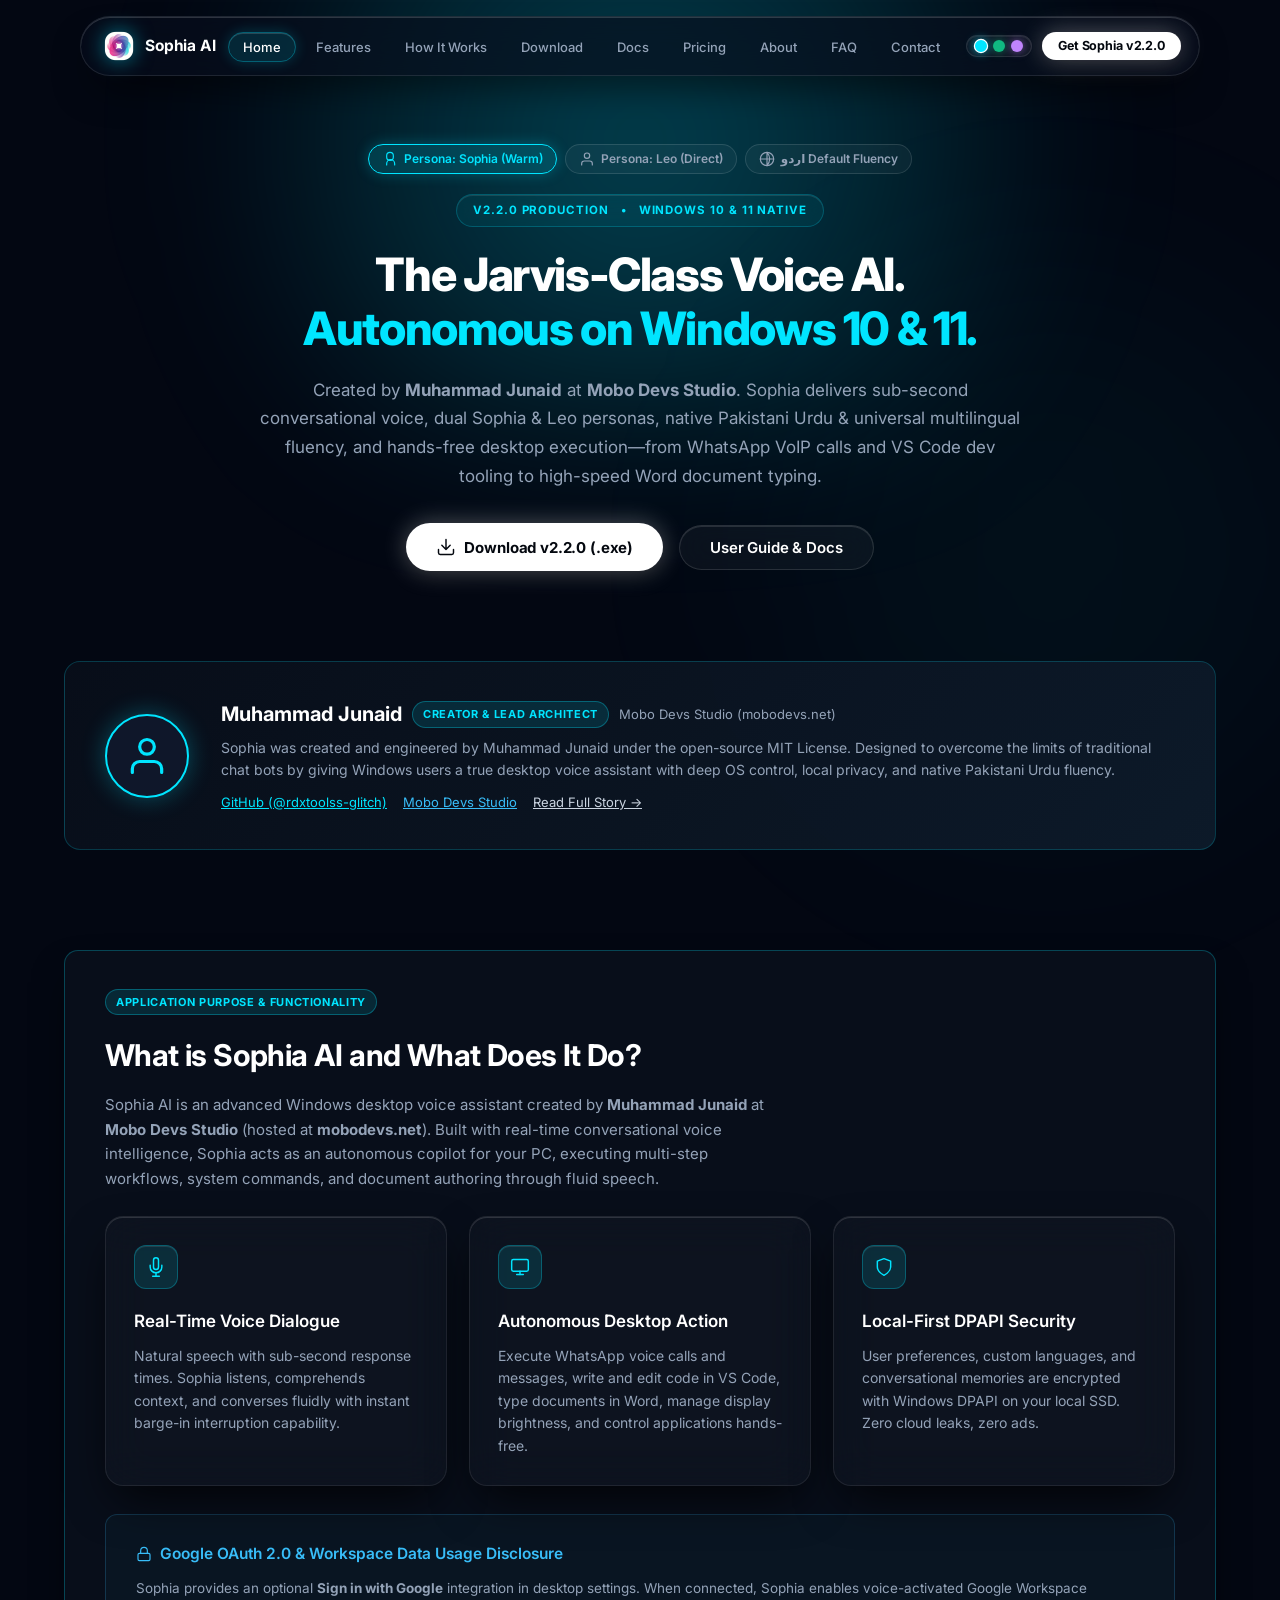
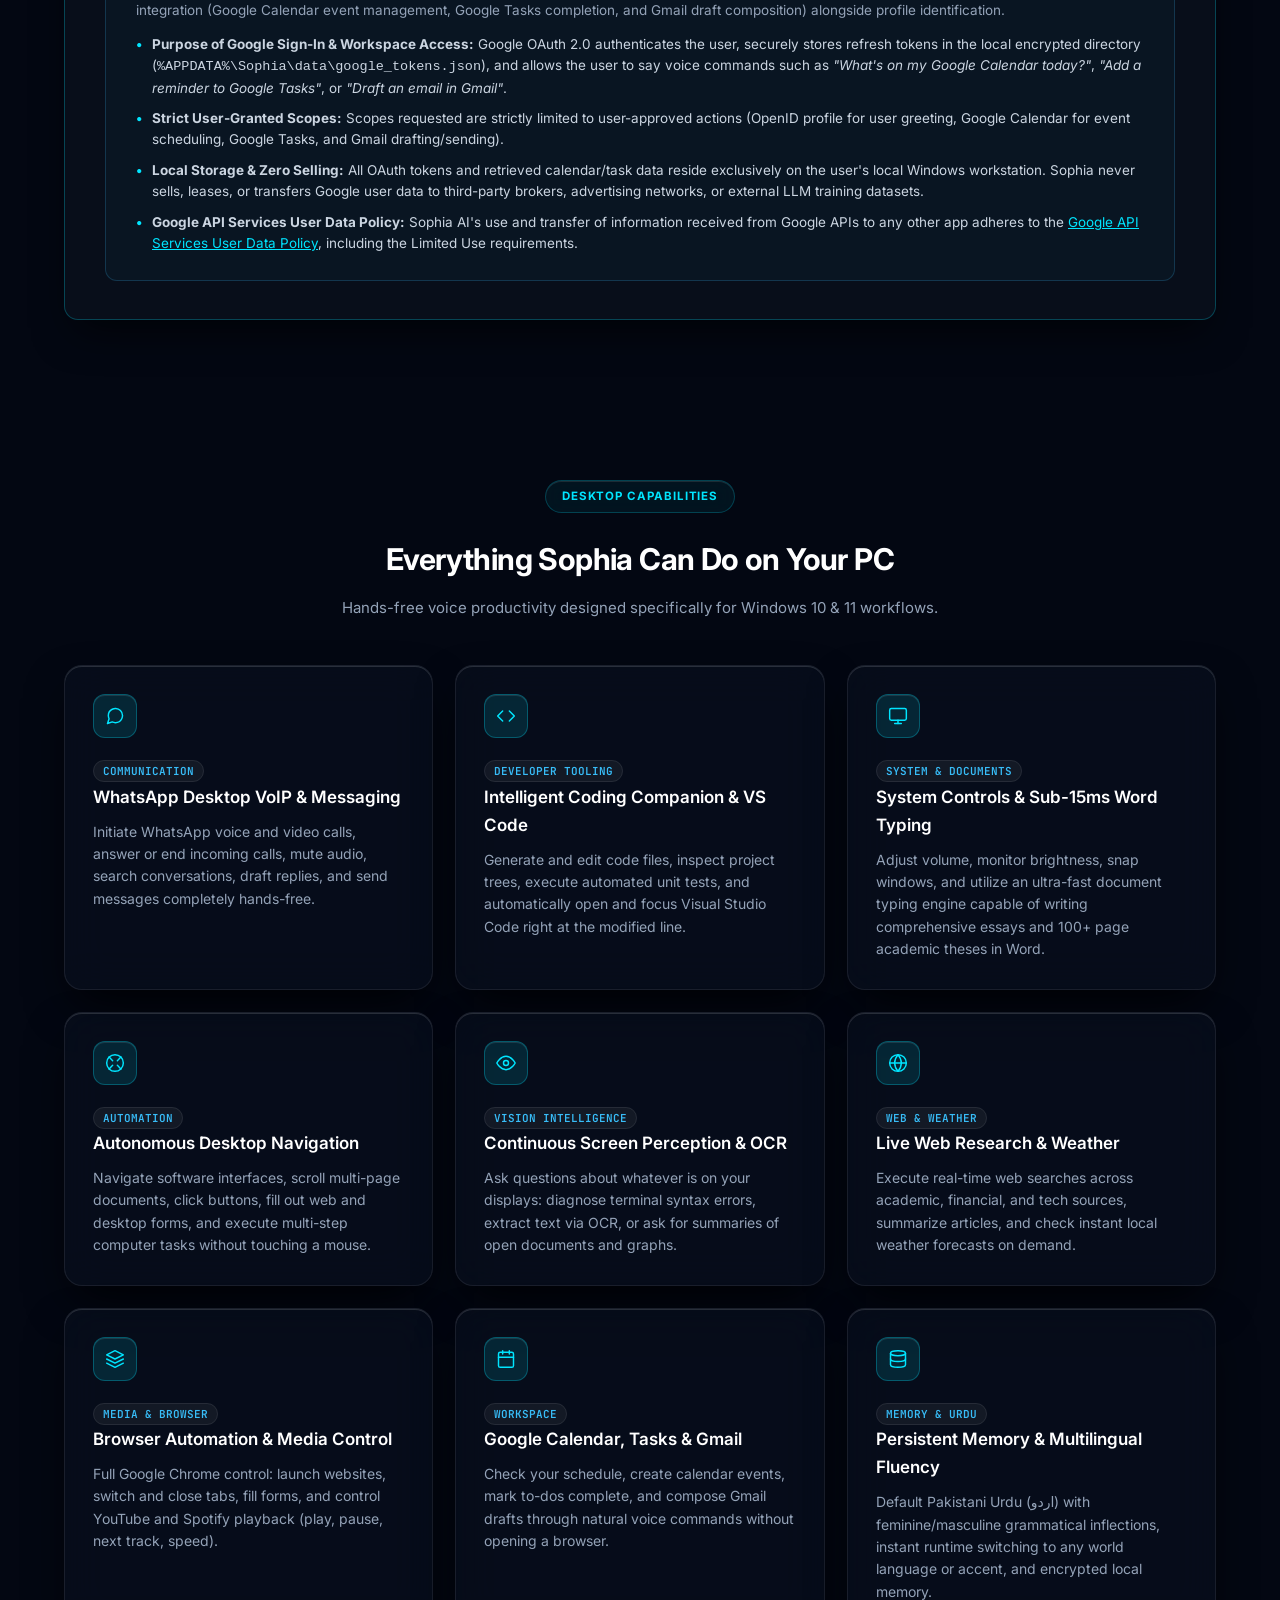
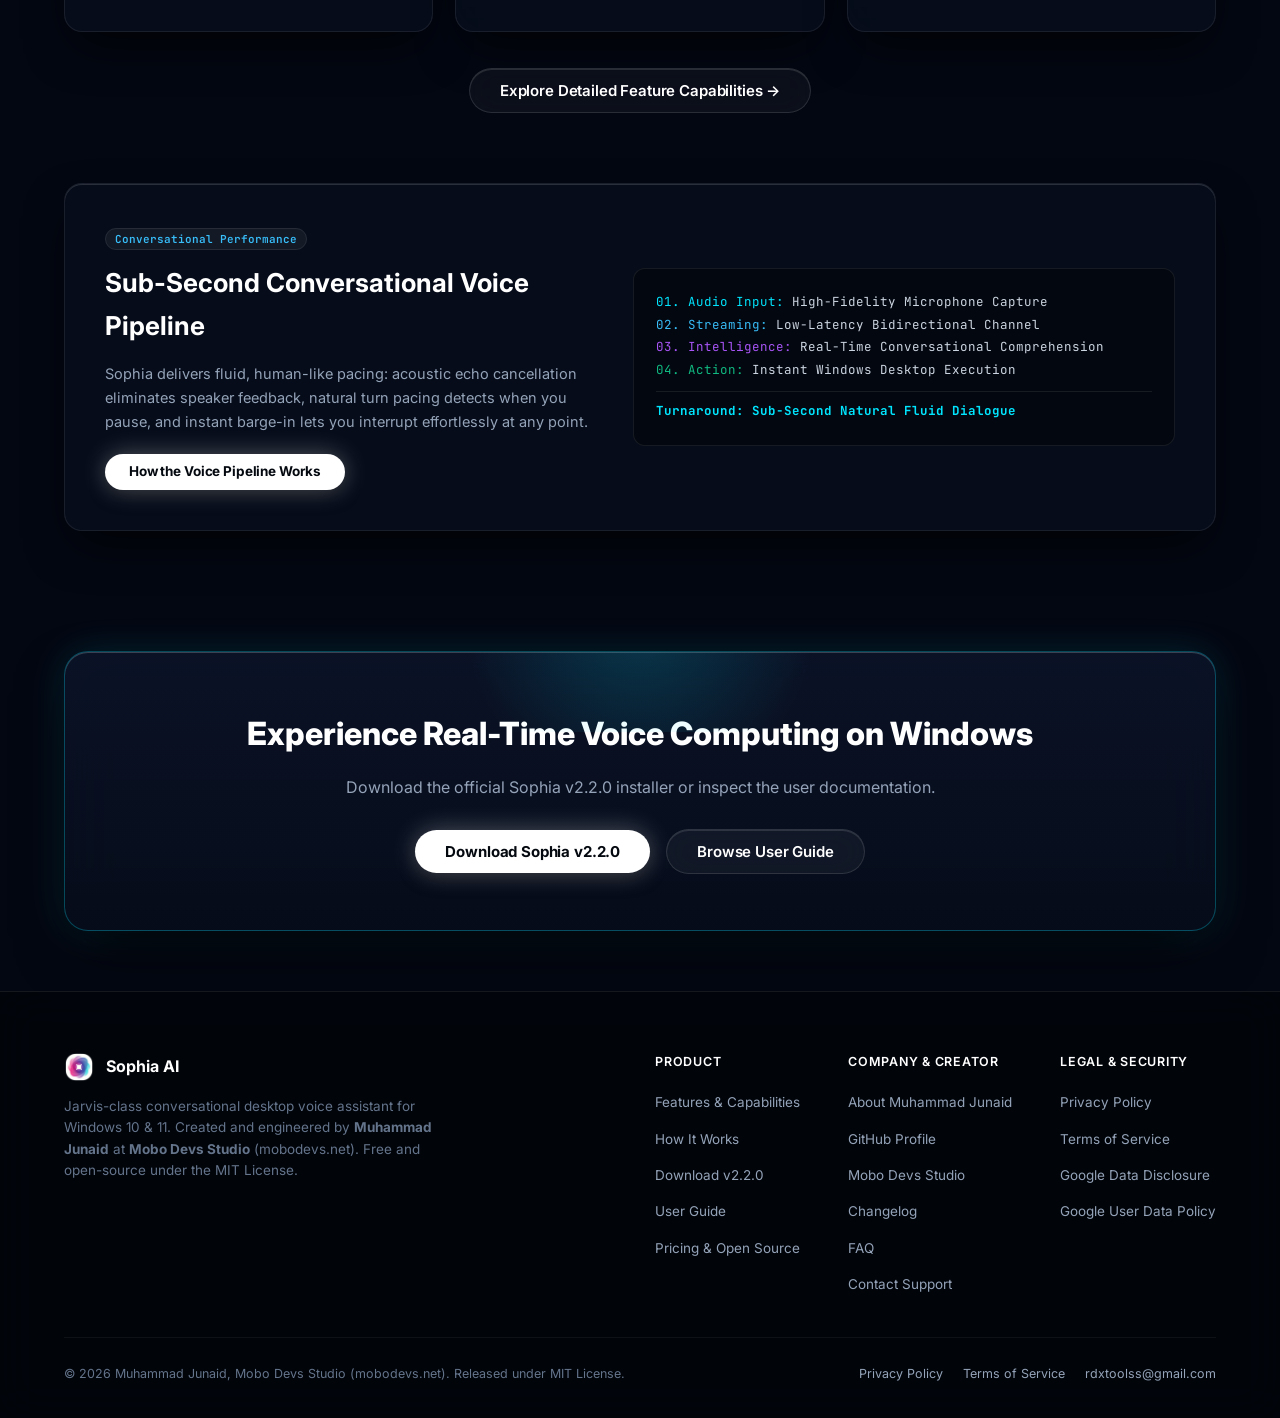
<file: index.html>
<!DOCTYPE html>
<html lang="en">
<head>
  <meta charset="UTF-8">
  <meta name="viewport" content="width=device-width, initial-scale=1.0">
  <title>Sophia AI — Real-Time Conversational Voice Assistant for Windows 10 & 11</title>
  <meta name="description" content="Sophia AI is a state-of-the-art conversational voice AI assistant for Windows 10 & 11 by Muhammad Junaid (Mobo Devs Studio). Sub-second voice responsiveness, dual Sophia & Leo personas, Pakistani Urdu default fluency, and hands-free desktop execution.">
  <link rel="icon" type="image/png" href="icon.png">
  <link rel="preconnect" href="https://fonts.googleapis.com">
  <link rel="preconnect" href="https://fonts.gstatic.com" crossorigin>
  <link href="https://fonts.googleapis.com/css2?family=Inter:wght@400;500;600;700;800&family=JetBrains+Mono:wght@500;700&display=swap" rel="stylesheet">
  <link rel="stylesheet" href="styles.css">
  <style>
    /* Specific Home Styles for Google Verification Box & Architecture */
    .compliance-card {
      background: #080e1a;
      border: 1px solid rgba(0, 229, 255, 0.25);
      border-radius: 14px;
      padding: 38px 40px;
      margin-bottom: 40px;
      box-shadow: 0 20px 40px -12px rgba(0, 0, 0, 0.7);
    }
    .compliance-header {
      display: flex;
      align-items: center;
      gap: 12px;
      margin-bottom: 16px;
    }
    .compliance-pill {
      background: rgba(0, 229, 255, 0.12);
      border: 1px solid rgba(0, 229, 255, 0.3);
      color: var(--accent-cyan);
      font-size: 11px;
      font-weight: 700;
      padding: 3px 10px;
      border-radius: 9999px;
      text-transform: uppercase;
      letter-spacing: 0.06em;
    }
    .oauth-box {
      background: rgba(56, 189, 248, 0.04);
      border: 1px solid rgba(56, 189, 248, 0.2);
      border-radius: 12px;
      padding: 26px 30px;
      margin-top: 28px;
    }
    .oauth-box h4 {
      font-size: 15.5px;
      font-weight: 600;
      color: var(--accent-sky);
      margin-bottom: 12px;
      display: flex;
      align-items: center;
      gap: 8px;
    }
    .oauth-list {
      list-style: none;
      display: flex;
      flex-direction: column;
      gap: 10px;
      margin-top: 12px;
    }
    .oauth-list li {
      font-size: 13.5px;
      color: #cbd5e1;
      display: flex;
      align-items: flex-start;
      gap: 10px;
      line-height: 1.55;
    }
    .oauth-list li span.dot {
      color: var(--accent-cyan);
      font-weight: 700;
    }

    /* Founder Spotlight Banner */
    .founder-banner {
      background: linear-gradient(135deg, rgba(8, 14, 26, 0.95) 0%, rgba(13, 27, 42, 0.95) 100%);
      border: 1px solid rgba(0, 229, 255, 0.2);
      border-radius: 16px;
      padding: 36px 40px;
      margin: 40px 0;
      display: flex;
      gap: 32px;
      align-items: center;
      flex-wrap: wrap;
    }
    .founder-avatar {
      width: 84px;
      height: 84px;
      border-radius: 50%;
      border: 2px solid var(--accent-cyan);
      background: #0f172a;
      display: flex;
      align-items: center;
      justify-content: center;
      flex-shrink: 0;
      box-shadow: 0 0 25px rgba(0, 229, 255, 0.3);
    }
    .founder-meta {
      flex: 1;
      min-width: 280px;
    }

    /* Centered Hero Layout */
    .hero-centered {
      padding: 64px 0 50px;
      text-align: center;
      max-width: 860px;
      margin: 0 auto;
    }

    /* Persona Chips */
    .persona-chips {
      display: flex;
      flex-wrap: wrap;
      align-items: center;
      gap: 8px;
      margin-bottom: 20px;
    }
    .persona-chip {
      display: inline-flex;
      align-items: center;
      gap: 6px;
      font-size: 12px;
      font-weight: 600;
      padding: 6px 13px;
      border-radius: 9999px;
      background: rgba(255, 255, 255, 0.04);
      border: 1px solid rgba(255, 255, 255, 0.12);
      color: #94a3b8;
      white-space: nowrap;
      cursor: pointer;
      transition: all 0.2s ease;
      line-height: 1;
      user-select: none;
    }
    .persona-chip:hover {
      background: rgba(0, 229, 255, 0.08);
      border-color: rgba(0, 229, 255, 0.3);
      color: #cbd5e1;
    }
    .persona-chip.active {
      background: rgba(0, 229, 255, 0.15);
      border-color: var(--accent-cyan);
      color: var(--accent-cyan);
      box-shadow: 0 0 14px rgba(0, 229, 255, 0.25);
    }

    @media (max-width: 992px) {
      .persona-chips {
        justify-content: center;
      }
    }
  </style>
</head>
<body>

  <!-- Navigation -->
  <header class="header-wrapper">
    <nav class="navbar">
      <a href="index.html" class="nav-brand">
        <img src="logo.png" alt="Sophia AI Logo" class="nav-logo">
        <span class="brand-title">Sophia AI</span>
      </a>
      <ul class="nav-links">
        <li><a href="index.html" class="active">Home</a></li>
        <li><a href="features.html">Features</a></li>
        <li><a href="how-it-works.html">How It Works</a></li>
        <li><a href="download.html">Download</a></li>
        <li><a href="docs.html">Docs</a></li>
        <li><a href="pricing.html">Pricing</a></li>
        <li><a href="about.html">About</a></li>
        <li><a href="faq.html">FAQ</a></li>
        <li><a href="contact.html">Contact</a></li>
      </ul>
      <div class="nav-actions">
        <div class="theme-switcher" title="Switch Sci-Fi Accent Theme">
          <button class="theme-dot theme-cyan active" data-theme="cyan" aria-label="Cyber Cyan Accent"></button>
          <button class="theme-dot theme-emerald" data-theme="emerald" aria-label="Emerald Matrix Accent"></button>
          <button class="theme-dot theme-violet" data-theme="violet" aria-label="Neon Violet Accent"></button>
        </div>
        <a href="download.html" class="btn btn-primary btn-sm">Get Sophia v2.2.0</a>
        <button class="mobile-toggle" aria-label="Toggle navigation" aria-expanded="false">
          <svg class="svg-icon" viewBox="0 0 24 24"><path d="M4 6h16M4 12h16M4 18h16"/></svg>
        </button>
      </div>
    </nav>
  </header>

  <!-- Mobile Drawer -->
  <div class="mobile-drawer">
    <a href="index.html" class="active">Home</a>
    <a href="features.html">Features</a>
    <a href="how-it-works.html">How It Works</a>
    <a href="download.html">Download</a>
    <a href="docs.html">Docs</a>
    <a href="pricing.html">Pricing</a>
    <a href="about.html">About</a>
    <a href="faq.html">FAQ</a>
    <a href="contact.html">Contact</a>
    <a href="privacy.html">Privacy Policy</a>
    <a href="terms.html">Terms of Service</a>
  </div>

  <main class="container">
    <!-- Hero Section -->
    <section class="hero-centered">
      <div class="persona-chips" style="justify-content: center;">
        <span class="persona-chip active" title="Sophia: Warm &amp; Collaborative Voice Persona">
          <svg class="svg-icon svg-icon-sm" viewBox="0 0 24 24"><path d="M12 2a5 5 0 0 1 5 5v2a5 5 0 0 1-10 0V7a5 5 0 0 1 5-5z"/><path d="M19 21v-2a6 6 0 0 0-12 0v2"/></svg>
          Persona: Sophia (Warm)
        </span>
        <span class="persona-chip" title="Leo: Direct &amp; Technical Voice Persona">
          <svg class="svg-icon svg-icon-sm" viewBox="0 0 24 24"><path d="M20 21v-2a4 4 0 0 0-4-4H8a4 4 0 0 0-4 4v2"/><circle cx="12" cy="7" r="4"/></svg>
          Persona: Leo (Direct)
        </span>
        <span class="persona-chip" title="Foundational Default Spoken Language">
          <svg class="svg-icon svg-icon-sm" viewBox="0 0 24 24"><circle cx="12" cy="12" r="10"/><line x1="2" y1="12" x2="22" y2="12"/><path d="M12 2a15.3 15.3 0 0 1 4 10 15.3 15.3 0 0 1-4 10z"/></svg>
          اردو Default Fluency
        </span>
      </div>

      <div class="page-badge" style="margin-bottom: 20px;">
        <span>v2.2.0 PRODUCTION</span>
        <span style="margin: 0 4px;">•</span>
        <span>WINDOWS 10 &amp; 11 NATIVE</span>
      </div>

      <h1 class="page-title" style="font-size: 46px; margin-bottom: 20px; line-height: 1.18;">
        The Jarvis-Class Voice AI.<br><span>Autonomous on Windows 10 &amp; 11.</span>
      </h1>

      <p class="page-subtitle" style="font-size: 17px; line-height: 1.7; max-width: 760px; margin: 0 auto 32px; color: var(--text-muted);">
        Created by <strong>Muhammad Junaid</strong> at <strong>Mobo Devs Studio</strong>. Sophia delivers sub-second conversational voice, dual Sophia &amp; Leo personas, native Pakistani Urdu &amp; universal multilingual fluency, and hands-free desktop execution—from WhatsApp VoIP calls and VS Code dev tooling to high-speed Word document typing.
      </p>

      <!-- CTAs -->
      <div style="display: flex; gap: 16px; align-items: center; justify-content: center; flex-wrap: wrap;">
        <a href="download.html" class="btn btn-primary btn-lg">
          <svg class="svg-icon" viewBox="0 0 24 24"><path d="M21 15v4a2 2 0 0 1-2 2H5a2 2 0 0 1-2-2v-4M7 10l5 5 5-5M12 15V3"/></svg>
          Download v2.2.0 (.exe)
        </a>
        <a href="docs.html" class="btn btn-secondary btn-lg">User Guide &amp; Docs</a>
      </div>
    </section>

    <!-- Creator & Studio Spotlight Banner -->
    <section class="founder-banner">
      <div class="founder-avatar">
        <svg class="svg-icon" viewBox="0 0 24 24" style="width: 44px; height: 44px; stroke: var(--accent-cyan);"><path d="M20 21v-2a4 4 0 0 0-4-4H8a4 4 0 0 0-4 4v2"/><circle cx="12" cy="7" r="4"/></svg>
      </div>
      <div class="founder-meta">
        <div style="display: flex; align-items: center; gap: 10px; margin-bottom: 6px; flex-wrap: wrap;">
          <h3 style="margin: 0; color: #ffffff; font-size: 20px; font-weight: 700;">Muhammad Junaid</h3>
          <span class="compliance-pill">Creator &amp; Lead Architect</span>
          <span style="font-size: 13px; color: var(--text-muted);">Mobo Devs Studio (mobodevs.net)</span>
        </div>
        <p style="color: #94a3b8; font-size: 14px; line-height: 1.6; margin: 0 0 10px 0;">
          Sophia was created and engineered by Muhammad Junaid under the open-source MIT License. Designed to overcome the limits of traditional chat bots by giving Windows users a true desktop voice assistant with deep OS control, local privacy, and native Pakistani Urdu fluency.
        </p>
        <div style="display: flex; gap: 16px; font-size: 13px;">
          <a href="https://github.com/rdxtoolss-glitch" target="_blank" rel="noopener noreferrer" style="color: var(--accent-cyan); text-decoration: underline;">GitHub (@rdxtoolss-glitch)</a>
          <a href="https://mobodevs.net" target="_blank" rel="noopener noreferrer" style="color: var(--accent-sky); text-decoration: underline;">Mobo Devs Studio</a>
          <a href="about.html" style="color: #cbd5e1; text-decoration: underline;">Read Full Story &rarr;</a>
        </div>
      </div>
    </section>

    <!-- Application Purpose Section (Google Verification Compliance Core) -->
    <section id="purpose" class="section">
      <div class="compliance-card">
        <div class="compliance-header">
          <span class="compliance-pill">Application Purpose &amp; Functionality</span>
        </div>
        <h2 class="section-title">What is Sophia AI and What Does It Do?</h2>
        <p class="section-desc" style="text-align: left; margin: 0 0 24px 0;">
          Sophia AI is an advanced Windows desktop voice assistant created by <strong>Muhammad Junaid</strong> at <strong>Mobo Devs Studio</strong> (hosted at <strong>mobodevs.net</strong>). Built with real-time conversational voice intelligence, Sophia acts as an autonomous copilot for your PC, executing multi-step workflows, system commands, and document authoring through fluid speech.
        </p>

        <div class="cards-grid">
          <div class="card" style="background: rgba(255, 255, 255, 0.025);">
            <div class="card-icon">
              <svg class="svg-icon" viewBox="0 0 24 24"><path d="M12 1a3 3 0 0 0-3 3v8a3 3 0 0 0 6 0V4a3 3 0 0 0-3-3z"/><path d="M19 10v2a7 7 0 0 1-14 0v-2"/><line x1="12" y1="19" x2="12" y2="23"/><line x1="8" y1="23" x2="16" y2="23"/></svg>
            </div>
            <h3 class="card-title">Real-Time Voice Dialogue</h3>
            <p class="card-text">
              Natural speech with sub-second response times. Sophia listens, comprehends context, and converses fluidly with instant barge-in interruption capability.
            </p>
          </div>

          <div class="card" style="background: rgba(255, 255, 255, 0.025);">
            <div class="card-icon">
              <svg class="svg-icon" viewBox="0 0 24 24"><rect x="2" y="3" width="20" height="14" rx="2" ry="2"/><line x1="8" y1="21" x2="16" y2="21"/><line x1="12" y1="17" x2="12" y2="21"/></svg>
            </div>
            <h3 class="card-title">Autonomous Desktop Action</h3>
            <p class="card-text">
              Execute WhatsApp voice calls and messages, write and edit code in VS Code, type documents in Word, manage display brightness, and control applications hands-free.
            </p>
          </div>

          <div class="card" style="background: rgba(255, 255, 255, 0.025);">
            <div class="card-icon">
              <svg class="svg-icon" viewBox="0 0 24 24"><path d="M12 22s8-4 8-10V5l-8-3-8 3v7c0 6 8 10 8 10z"/></svg>
            </div>
            <h3 class="card-title">Local-First DPAPI Security</h3>
            <p class="card-text">
              User preferences, custom languages, and conversational memories are encrypted with Windows DPAPI on your local SSD. Zero cloud leaks, zero ads.
            </p>
          </div>
        </div>

        <!-- Google OAuth 2.0 Integration Disclosure -->
        <div id="google-data" class="oauth-box">
          <h4>
            <svg class="svg-icon svg-icon-sm" viewBox="0 0 24 24"><rect x="3" y="11" width="18" height="11" rx="2" ry="2"/><path d="M7 11V7a5 5 0 0 1 10 0v4"/></svg>
            Google OAuth 2.0 &amp; Workspace Data Usage Disclosure
          </h4>
          <p style="color: var(--text-muted); font-size: 13.5px; line-height: 1.6; margin-bottom: 12px;">
            Sophia provides an optional <strong>Sign in with Google</strong> integration in desktop settings. When connected, Sophia enables voice-activated Google Workspace integration (Google Calendar event management, Google Tasks completion, and Gmail draft composition) alongside profile identification.
          </p>
          <ul class="oauth-list">
            <li>
              <span class="dot">•</span>
              <div>
                <strong>Purpose of Google Sign-In &amp; Workspace Access:</strong> Google OAuth 2.0 authenticates the user, securely stores refresh tokens in the local encrypted directory (<code>%APPDATA%\Sophia\data\google_tokens.json</code>), and allows the user to say voice commands such as <em>"What's on my Google Calendar today?"</em>, <em>"Add a reminder to Google Tasks"</em>, or <em>"Draft an email in Gmail"</em>.
              </div>
            </li>
            <li>
              <span class="dot">•</span>
              <div>
                <strong>Strict User-Granted Scopes:</strong> Scopes requested are strictly limited to user-approved actions (OpenID profile for user greeting, Google Calendar for event scheduling, Google Tasks, and Gmail drafting/sending).
              </div>
            </li>
            <li>
              <span class="dot">•</span>
              <div>
                <strong>Local Storage &amp; Zero Selling:</strong> All OAuth tokens and retrieved calendar/task data reside exclusively on the user's local Windows workstation. Sophia never sells, leases, or transfers Google user data to third-party brokers, advertising networks, or external LLM training datasets.
              </div>
            </li>
            <li>
              <span class="dot">•</span>
              <div>
                <strong>Google API Services User Data Policy:</strong> Sophia AI's use and transfer of information received from Google APIs to any other app adheres to the <a href="https://developers.google.com/terms/api-services-user-data-policy" target="_blank" rel="noopener noreferrer" style="color: var(--accent-cyan); text-decoration: underline;">Google API Services User Data Policy</a>, including the Limited Use requirements.
              </div>
            </li>
          </ul>
        </div>
      </div>
    </section>

    <!-- Core Desktop Capabilities Grid -->
    <section id="features" class="section">
      <div class="section-head">
        <span class="page-badge">Desktop Capabilities</span>
        <h2 class="section-title">Everything Sophia Can Do on Your PC</h2>
        <p class="section-desc">
          Hands-free voice productivity designed specifically for Windows 10 &amp; 11 workflows.
        </p>
      </div>

      <div class="cards-grid">
        <!-- 1. WhatsApp Voice & Messaging -->
        <div class="card">
          <div class="card-icon">
            <svg class="svg-icon" viewBox="0 0 24 24"><path d="M21 11.5a8.38 8.38 0 0 1-.9 3.8 8.5 8.5 0 0 1-7.6 4.7 8.38 8.38 0 0 1-3.8-.9L3 21l1.9-5.7a8.38 8.38 0 0 1-.9-3.8 8.5 8.5 0 0 1 4.7-7.6 8.38 8.38 0 0 1 3.8-.9h.5a8.48 8.48 0 0 1 8 8v.5z"/></svg>
          </div>
          <span class="card-tag">COMMUNICATION</span>
          <h3 class="card-title">WhatsApp Desktop VoIP &amp; Messaging</h3>
          <p class="card-text">
            Initiate WhatsApp voice and video calls, answer or end incoming calls, mute audio, search conversations, draft replies, and send messages completely hands-free.
          </p>
        </div>

        <!-- 2. Developer Tooling & VS Code -->
        <div class="card">
          <div class="card-icon">
            <svg class="svg-icon" viewBox="0 0 24 24"><polyline points="16 18 22 12 16 6"/><polyline points="8 6 2 12 8 18"/></svg>
          </div>
          <span class="card-tag">DEVELOPER TOOLING</span>
          <h3 class="card-title">Intelligent Coding Companion &amp; VS Code</h3>
          <p class="card-text">
            Generate and edit code files, inspect project trees, execute automated unit tests, and automatically open and focus Visual Studio Code right at the modified line.
          </p>
        </div>

        <!-- 3. Windows System Commander & Fast Typing -->
        <div class="card">
          <div class="card-icon">
            <svg class="svg-icon" viewBox="0 0 24 24"><rect x="2" y="3" width="20" height="14" rx="2" ry="2"/><line x1="8" y1="21" x2="16" y2="21"/><line x1="12" y1="17" x2="12" y2="21"/></svg>
          </div>
          <span class="card-tag">SYSTEM &amp; DOCUMENTS</span>
          <h3 class="card-title">System Controls &amp; Sub-15ms Word Typing</h3>
          <p class="card-text">
            Adjust volume, monitor brightness, snap windows, and utilize an ultra-fast document typing engine capable of writing comprehensive essays and 100+ page academic theses in Word.
          </p>
        </div>

        <!-- 4. Autonomous Computer Navigation -->
        <div class="card">
          <div class="card-icon">
            <svg class="svg-icon" viewBox="0 0 24 24"><circle cx="12" cy="12" r="10"/><path d="m4.93 4.93 4.24 4.24"/><path d="m14.83 9.17 4.24-4.24"/><path d="m14.83 14.83 4.24 4.24"/><path d="m9.17 14.83-4.24 4.24"/></svg>
          </div>
          <span class="card-tag">AUTOMATION</span>
          <h3 class="card-title">Autonomous Desktop Navigation</h3>
          <p class="card-text">
            Navigate software interfaces, scroll multi-page documents, click buttons, fill out web and desktop forms, and execute multi-step computer tasks without touching a mouse.
          </p>
        </div>

        <!-- 5. Continuous Screen Perception -->
        <div class="card">
          <div class="card-icon">
            <svg class="svg-icon" viewBox="0 0 24 24"><path d="M1 12s4-8 11-8 11 8 11 8-4 8-11 8-11-8-11-8z"/><circle cx="12" cy="12" r="3"/></svg>
          </div>
          <span class="card-tag">VISION INTELLIGENCE</span>
          <h3 class="card-title">Continuous Screen Perception &amp; OCR</h3>
          <p class="card-text">
            Ask questions about whatever is on your displays: diagnose terminal syntax errors, extract text via OCR, or ask for summaries of open documents and graphs.
          </p>
        </div>

        <!-- 6. Real-Time Web Research & Weather -->
        <div class="card">
          <div class="card-icon">
            <svg class="svg-icon" viewBox="0 0 24 24"><circle cx="12" cy="12" r="10"/><line x1="2" y1="12" x2="22" y2="12"/><path d="M12 2a15.3 15.3 0 0 1 4 10 15.3 15.3 0 0 1-4 10 15.3 15.3 0 0 1-4-10 15.3 15.3 0 0 1 4-10z"/></svg>
          </div>
          <span class="card-tag">WEB &amp; WEATHER</span>
          <h3 class="card-title">Live Web Research &amp; Weather</h3>
          <p class="card-text">
            Execute real-time web searches across academic, financial, and tech sources, summarize articles, and check instant local weather forecasts on demand.
          </p>
        </div>

        <!-- 7. Browser Automation & Media Control -->
        <div class="card">
          <div class="card-icon">
            <svg class="svg-icon" viewBox="0 0 24 24"><polygon points="12 2 2 7 12 12 22 7 12 2"/><polyline points="2 17 12 22 22 17"/><polyline points="2 12 12 17 22 12"/></svg>
          </div>
          <span class="card-tag">MEDIA &amp; BROWSER</span>
          <h3 class="card-title">Browser Automation &amp; Media Control</h3>
          <p class="card-text">
            Full Google Chrome control: launch websites, switch and close tabs, fill forms, and control YouTube and Spotify playback (play, pause, next track, speed).
          </p>
        </div>

        <!-- 8. Google Workspace Integration -->
        <div class="card">
          <div class="card-icon">
            <svg class="svg-icon" viewBox="0 0 24 24"><rect x="3" y="4" width="18" height="18" rx="2" ry="2"/><line x1="16" y1="2" x2="16" y2="6"/><line x1="8" y1="2" x2="8" y2="6"/><line x1="3" y1="10" x2="21" y2="10"/></svg>
          </div>
          <span class="card-tag">WORKSPACE</span>
          <h3 class="card-title">Google Calendar, Tasks &amp; Gmail</h3>
          <p class="card-text">
            Check your schedule, create calendar events, mark to-dos complete, and compose Gmail drafts through natural voice commands without opening a browser.
          </p>
        </div>

        <!-- 9. Persistent Memory & Multilingual Engine -->
        <div class="card">
          <div class="card-icon">
            <svg class="svg-icon" viewBox="0 0 24 24"><ellipse cx="12" cy="5" rx="9" ry="3"/><path d="M21 12c0 1.66-4 3-9 3s-9-1.34-9-3"/><path d="M3 5v14c0 1.66 4 3 9 3s9-1.34 9-3V5"/></svg>
          </div>
          <span class="card-tag">MEMORY &amp; URDU</span>
          <h3 class="card-title">Persistent Memory &amp; Multilingual Fluency</h3>
          <p class="card-text">
            Default Pakistani Urdu (اردو) with feminine/masculine grammatical inflections, instant runtime switching to any world language or accent, and encrypted local memory.
          </p>
        </div>
      </div>

      <div style="text-align: center; margin-top: 36px;">
        <a href="features.html" class="btn btn-secondary btn-lg">Explore Detailed Feature Capabilities &rarr;</a>
      </div>
    </section>

    <!-- Architecture & Real-Time Pipeline Teaser -->
    <section class="section" style="padding-top: 10px;">
      <div class="card" style="padding: 40px;">
        <div style="display: flex; gap: 32px; align-items: center; flex-wrap: wrap;">
          <div style="flex: 1; min-width: 300px;">
            <span class="card-tag">Conversational Performance</span>
            <h2 style="font-size: 26px; font-weight: 700; color: #ffffff; margin: 12px 0 14px;">
              Sub-Second Conversational Voice Pipeline
            </h2>
            <p style="color: var(--text-muted); font-size: 14.5px; margin-bottom: 20px;">
              Sophia delivers fluid, human-like pacing: acoustic echo cancellation eliminates speaker feedback, natural turn pacing detects when you pause, and instant barge-in lets you interrupt effortlessly at any point.
            </p>
            <a href="how-it-works.html" class="btn btn-primary">How the Voice Pipeline Works</a>
          </div>
          <div style="flex: 1; min-width: 300px; background: rgba(0, 0, 0, 0.4); border: 1px solid var(--card-border); border-radius: 12px; padding: 22px;">
            <div style="font-family: var(--font-mono); font-size: 12.5px; line-height: 1.8; color: #cbd5e1;">
              <div><span style="color: var(--accent-cyan);">01. Audio Input:</span> High-Fidelity Microphone Capture</div>
              <div><span style="color: var(--accent-sky);">02. Streaming:</span> Low-Latency Bidirectional Channel</div>
              <div><span style="color: #a855f7;">03. Intelligence:</span> Real-Time Conversational Comprehension</div>
              <div><span style="color: var(--success);">04. Action:</span> Instant Windows Desktop Execution</div>
              <div style="margin-top: 10px; padding-top: 8px; border-top: 1px solid var(--card-border); color: var(--accent-cyan); font-weight: 700;">
                Turnaround: Sub-Second Natural Fluid Dialogue
              </div>
            </div>
          </div>
        </div>
      </div>
    </section>

    <!-- CTA Banner -->
    <section class="cta-banner">
      <h2>Experience Real-Time Voice Computing on Windows</h2>
      <p>
        Download the official Sophia v2.2.0 installer or inspect the user documentation.
      </p>
      <div class="cta-actions">
        <a href="download.html" class="btn btn-primary btn-lg">Download Sophia v2.2.0</a>
        <a href="docs.html" class="btn btn-secondary btn-lg">Browse User Guide</a>
      </div>
    </section>
  </main>

  <!-- Footer -->
  <footer class="footer">
    <div class="container">
      <div class="footer-content">
        <div class="footer-brand">
          <div class="footer-logo-row">
            <img src="logo.png" alt="Sophia Logo" style="width: 30px; height: 30px; object-fit: contain;">
            <span style="font-weight: 700; color: #ffffff; font-size: 16px;">Sophia AI</span>
          </div>
          <p class="footer-desc">
            Jarvis-class conversational desktop voice assistant for Windows 10 & 11. Created and engineered by <strong>Muhammad Junaid</strong> at <strong>Mobo Devs Studio</strong> (mobodevs.net). Free and open-source under the MIT License.
          </p>
        </div>

        <div class="footer-links-group">
          <div class="footer-col">
            <h5>Product</h5>
            <ul>
              <li><a href="features.html">Features &amp; Capabilities</a></li>
              <li><a href="how-it-works.html">How It Works</a></li>
              <li><a href="download.html">Download v2.2.0</a></li>
              <li><a href="docs.html">User Guide</a></li>
              <li><a href="pricing.html">Pricing &amp; Open Source</a></li>
            </ul>
          </div>

          <div class="footer-col">
            <h5>Company &amp; Creator</h5>
            <ul>
              <li><a href="about.html">About Muhammad Junaid</a></li>
              <li><a href="https://github.com/rdxtoolss-glitch" target="_blank" rel="noopener noreferrer">GitHub Profile</a></li>
              <li><a href="https://mobodevs.net" target="_blank" rel="noopener noreferrer">Mobo Devs Studio</a></li>
              <li><a href="changelog.html">Changelog</a></li>
              <li><a href="faq.html">FAQ</a></li>
              <li><a href="contact.html">Contact Support</a></li>
            </ul>
          </div>

          <div class="footer-col">
            <h5>Legal &amp; Security</h5>
            <ul>
              <li><a href="privacy.html">Privacy Policy</a></li>
              <li><a href="terms.html">Terms of Service</a></li>
              <li><a href="#google-data">Google Data Disclosure</a></li>
              <li><a href="https://developers.google.com/terms/api-services-user-data-policy" target="_blank" rel="noopener noreferrer">Google User Data Policy</a></li>
            </ul>
          </div>
        </div>
      </div>

      <div class="footer-bottom">
        <div>© 2026 Muhammad Junaid, Mobo Devs Studio (mobodevs.net). Released under MIT License.</div>
        <div style="display: flex; gap: 20px;">
          <a href="privacy.html">Privacy Policy</a>
          <a href="terms.html">Terms of Service</a>
          <a href="mailto:rdxtoolss@gmail.com">rdxtoolss@gmail.com</a>
        </div>
      </div>
    </div>
  </footer>

  <script src="app.js"></script>
</body>
</html>
</file>
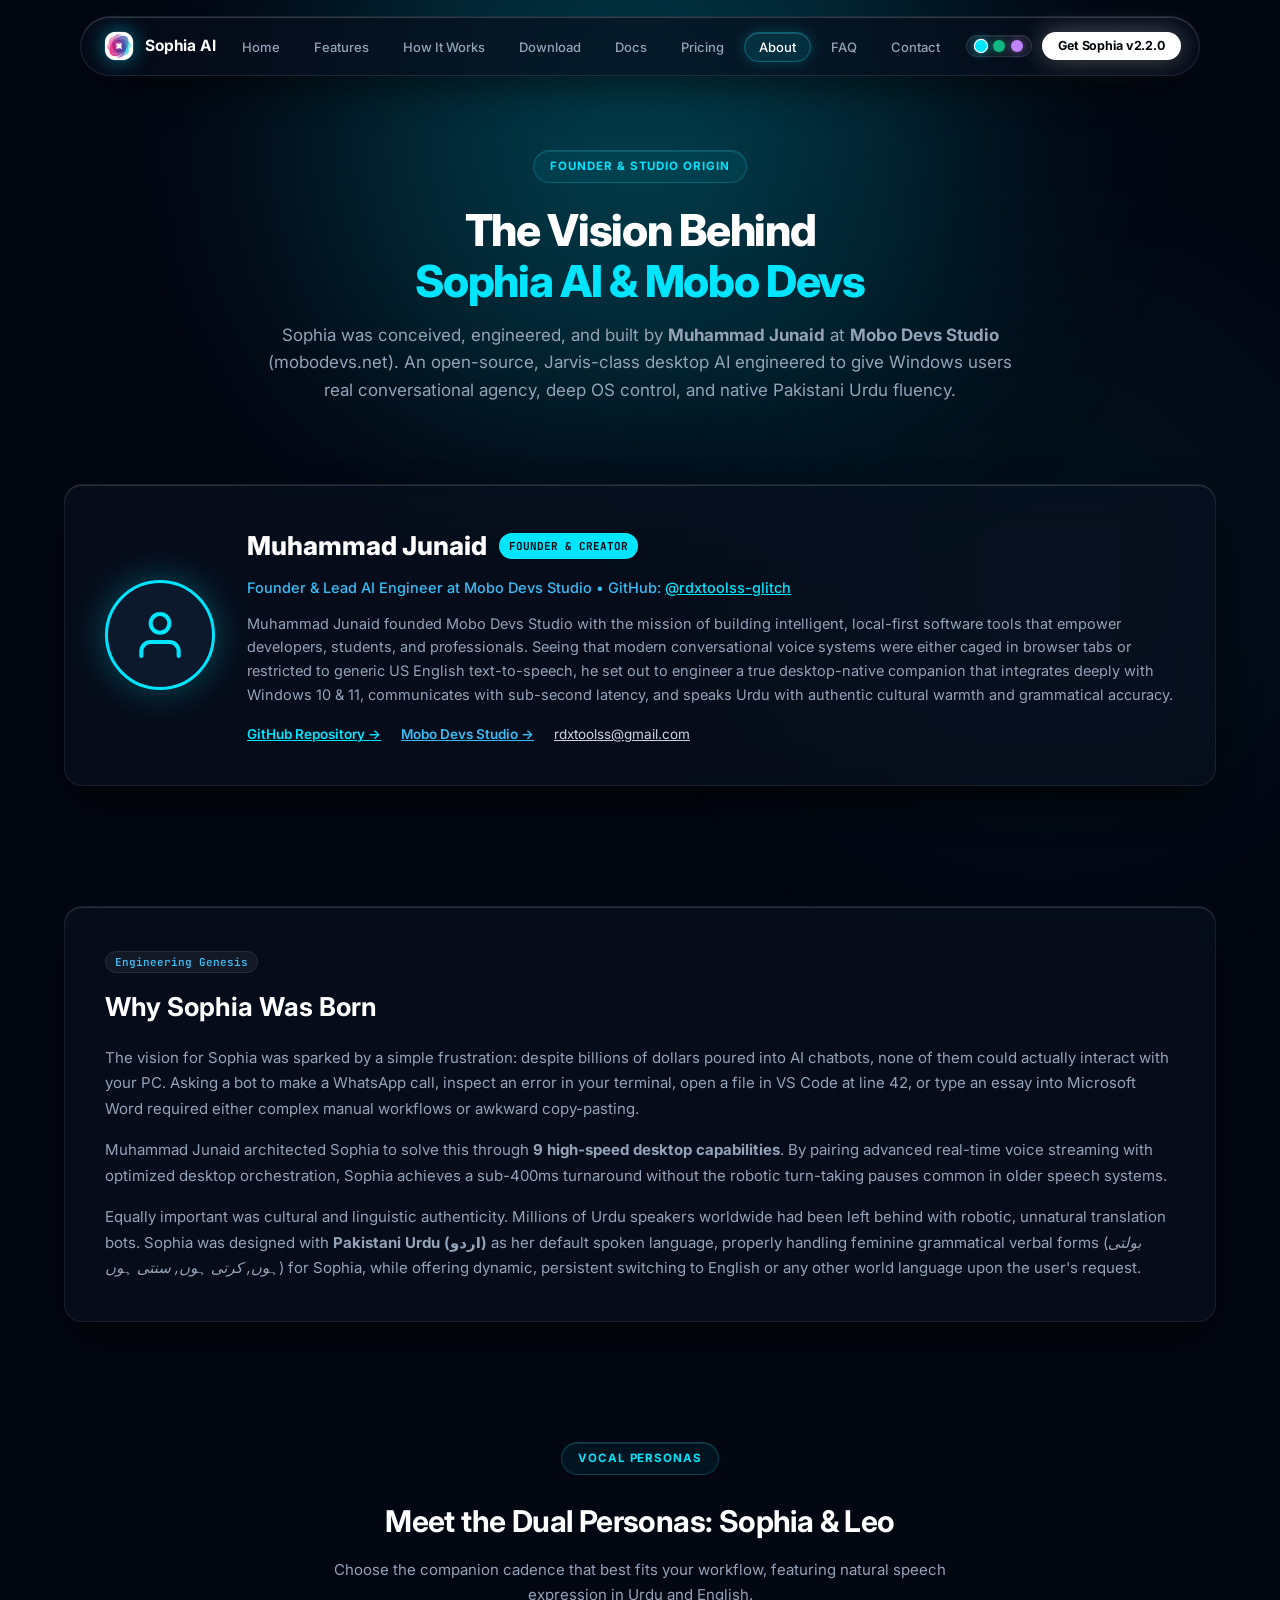
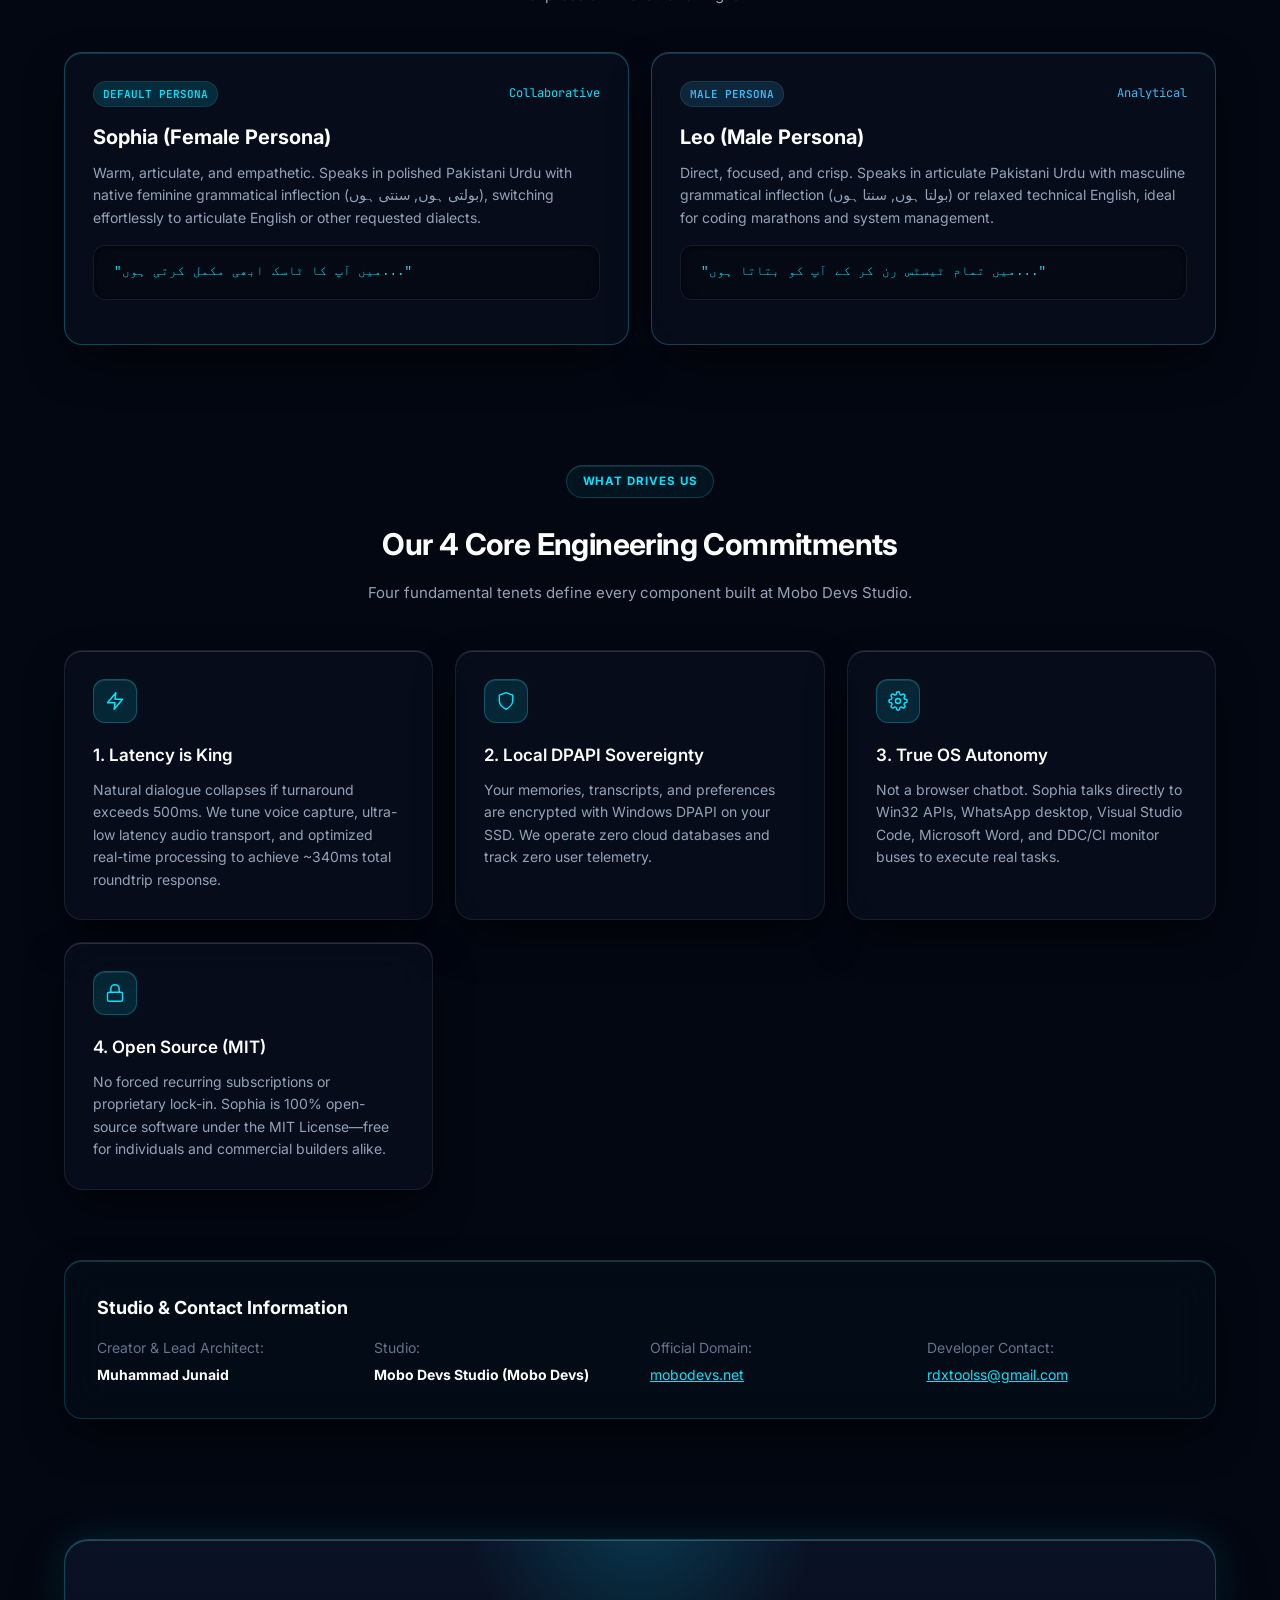
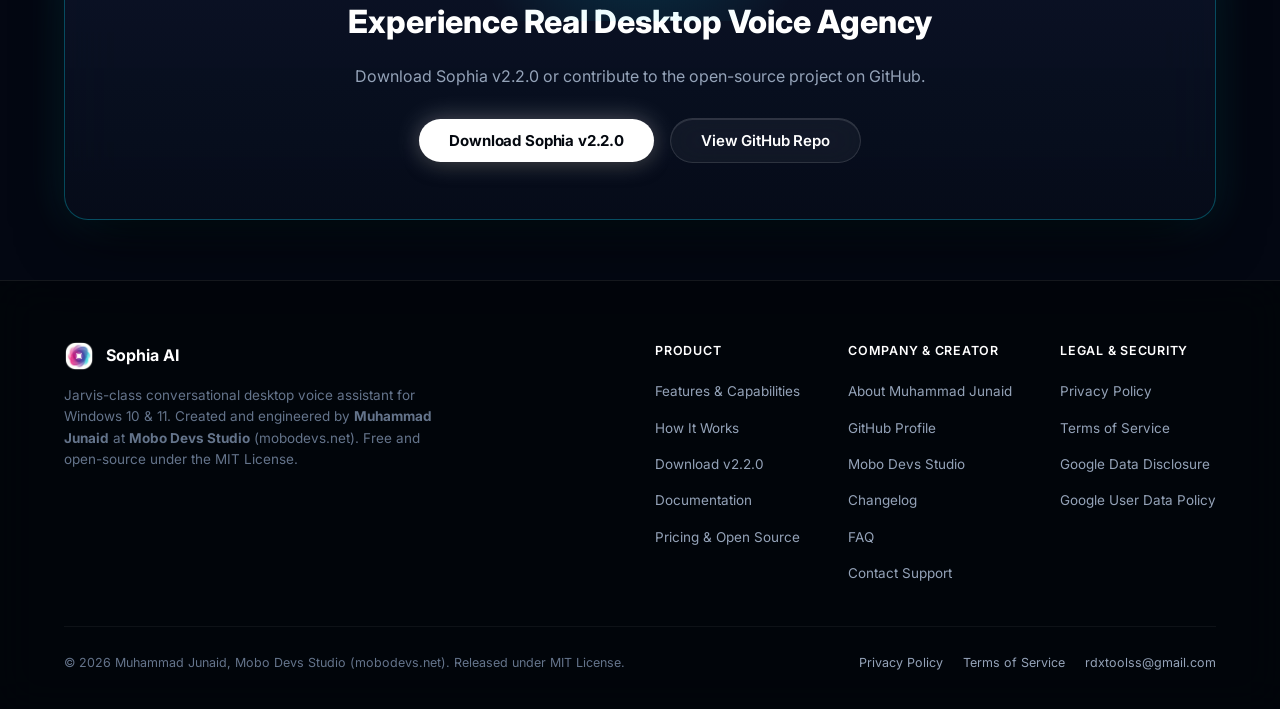
<file: about.html>
<!DOCTYPE html>
<html lang="en">
<head>
  <meta charset="UTF-8">
  <meta name="viewport" content="width=device-width, initial-scale=1.0">
  <title>About Us — Muhammad Junaid & Mobo Devs Studio | Sophia AI</title>
  <meta name="description" content="Discover the story and engineering mission behind Sophia AI, founded and created by Muhammad Junaid at Mobo Devs Studio (mobodevs.net). Free and open source under the MIT License.">
  <link rel="icon" type="image/png" href="icon.png">
  <link rel="preconnect" href="https://fonts.googleapis.com">
  <link rel="preconnect" href="https://fonts.gstatic.com" crossorigin>
  <link href="https://fonts.googleapis.com/css2?family=Inter:wght@400;500;600;700;800&family=JetBrains+Mono:wght@500;700&display=swap" rel="stylesheet">
  <link rel="stylesheet" href="styles.css">
</head>
<body>

  <!-- Navigation -->
  <header class="header-wrapper">
    <nav class="navbar">
      <a href="index.html" class="nav-brand">
        <img src="logo.png" alt="Sophia AI Logo" class="nav-logo">
        <span class="brand-title">Sophia AI</span>
      </a>
      <ul class="nav-links">
        <li><a href="index.html">Home</a></li>
        <li><a href="features.html">Features</a></li>
        <li><a href="how-it-works.html">How It Works</a></li>
        <li><a href="download.html">Download</a></li>
        <li><a href="docs.html">Docs</a></li>
        <li><a href="pricing.html">Pricing</a></li>
        <li><a href="about.html" class="active">About</a></li>
        <li><a href="faq.html">FAQ</a></li>
        <li><a href="contact.html">Contact</a></li>
      </ul>
      <div class="nav-actions">
        <div class="theme-switcher" title="Switch Sci-Fi Accent Theme">
          <button class="theme-dot theme-cyan active" data-theme="cyan" aria-label="Cyber Cyan Accent"></button>
          <button class="theme-dot theme-emerald" data-theme="emerald" aria-label="Emerald Matrix Accent"></button>
          <button class="theme-dot theme-violet" data-theme="violet" aria-label="Neon Violet Accent"></button>
        </div>
        <a href="download.html" class="btn btn-primary btn-sm">Get Sophia v2.2.0</a>
        <button class="mobile-toggle" aria-label="Toggle navigation" aria-expanded="false">
          <svg class="svg-icon" viewBox="0 0 24 24"><path d="M4 6h16M4 12h16M4 18h16"/></svg>
        </button>
      </div>
    </nav>
  </header>

  <!-- Mobile Drawer -->
  <div class="mobile-drawer">
    <a href="index.html">Home</a>
    <a href="features.html">Features</a>
    <a href="how-it-works.html">How It Works</a>
    <a href="download.html">Download</a>
    <a href="docs.html">Docs</a>
    <a href="pricing.html">Pricing</a>
    <a href="about.html" class="active">About</a>
    <a href="faq.html">FAQ</a>
    <a href="contact.html">Contact</a>
    <a href="privacy.html">Privacy Policy</a>
    <a href="terms.html">Terms of Service</a>
  </div>

  <main class="container">
    <!-- Header -->
    <section class="page-header">
      <div class="page-badge">Founder & Studio Origin</div>
      <h1 class="page-title">
        The Vision Behind<br><span>Sophia AI & Mobo Devs</span>
      </h1>
      <p class="page-subtitle">
        Sophia was conceived, engineered, and built by <strong>Muhammad Junaid</strong> at <strong>Mobo Devs Studio</strong> (mobodevs.net). An open-source, Jarvis-class desktop AI engineered to give Windows users real conversational agency, deep OS control, and native Pakistani Urdu fluency.
      </p>
    </section>

    <!-- Founder Spotlight Section -->
    <section class="section" style="padding-top: 10px;">
      <div class="card" style="padding: 40px;">
        <div style="display: flex; gap: 32px; align-items: center; flex-wrap: wrap;">
          <div style="width: 110px; height: 110px; border-radius: 50%; border: 3px solid var(--accent-cyan); background: #0c182c; display: flex; align-items: center; justify-content: center; flex-shrink: 0; box-shadow: 0 0 35px rgba(0, 229, 255, 0.3);">
            <svg class="svg-icon" viewBox="0 0 24 24" style="width: 56px; height: 56px; stroke: var(--accent-cyan);"><path d="M20 21v-2a4 4 0 0 0-4-4H8a4 4 0 0 0-4 4v2"/><circle cx="12" cy="7" r="4"/></svg>
          </div>
          <div style="flex: 1; min-width: 280px;">
            <div style="display: flex; gap: 12px; align-items: center; margin-bottom: 8px; flex-wrap: wrap;">
              <h2 style="font-size: 26px; font-weight: 800; color: #ffffff; margin: 0;">Muhammad Junaid</h2>
              <span class="card-tag" style="background: var(--accent-cyan); color: #04080f; font-weight: 700;">FOUNDER & CREATOR</span>
            </div>
            <p style="color: var(--accent-sky); font-size: 14.5px; margin-bottom: 12px; font-weight: 500;">
              Founder & Lead AI Engineer at Mobo Devs Studio • GitHub: <a href="https://github.com/rdxtoolss-glitch" target="_blank" rel="noopener noreferrer" style="color: var(--accent-cyan); text-decoration: underline;">@rdxtoolss-glitch</a>
            </p>
            <p style="color: var(--text-muted); font-size: 14.5px; line-height: 1.65; margin-bottom: 16px;">
              Muhammad Junaid founded Mobo Devs Studio with the mission of building intelligent, local-first software tools that empower developers, students, and professionals. Seeing that modern conversational voice systems were either caged in browser tabs or restricted to generic US English text-to-speech, he set out to engineer a true desktop-native companion that integrates deeply with Windows 10 & 11, communicates with sub-second latency, and speaks Urdu with authentic cultural warmth and grammatical accuracy.
            </p>
            <div style="display: flex; gap: 20px; font-size: 13.5px; flex-wrap: wrap;">
              <a href="https://github.com/rdxtoolss-glitch/Sophia" target="_blank" rel="noopener noreferrer" style="color: var(--accent-cyan); font-weight: 600;">GitHub Repository &rarr;</a>
              <a href="https://mobodevs.net" target="_blank" rel="noopener noreferrer" style="color: var(--accent-sky); font-weight: 600;">Mobo Devs Studio &rarr;</a>
              <a href="mailto:rdxtoolss@gmail.com" style="color: #cbd5e1;">rdxtoolss@gmail.com</a>
            </div>
          </div>
        </div>
      </div>
    </section>

    <!-- The Origin Story -->
    <section class="section">
      <div class="card" style="padding: 40px;">
        <span class="card-tag">Engineering Genesis</span>
        <h2 style="font-size: 26px; font-weight: 700; color: #ffffff; margin: 12px 0 16px;">
          Why Sophia Was Born
        </h2>
        <div style="color: var(--text-muted); font-size: 15px; line-height: 1.7; display: flex; flex-direction: column; gap: 16px;">
          <p>
            The vision for Sophia was sparked by a simple frustration: despite billions of dollars poured into AI chatbots, none of them could actually interact with your PC. Asking a bot to make a WhatsApp call, inspect an error in your terminal, open a file in VS Code at line 42, or type an essay into Microsoft Word required either complex manual workflows or awkward copy-pasting.
          </p>
          <p>
            Muhammad Junaid architected Sophia to solve this through <strong>9 high-speed desktop capabilities</strong>. By pairing advanced real-time voice streaming with optimized desktop orchestration, Sophia achieves a sub-400ms turnaround without the robotic turn-taking pauses common in older speech systems.
          </p>
          <p>
            Equally important was cultural and linguistic authenticity. Millions of Urdu speakers worldwide had been left behind with robotic, unnatural translation bots. Sophia was designed with <strong>Pakistani Urdu (اردو)</strong> as her default spoken language, properly handling feminine grammatical verbal forms (<em>بولتی ہوں, کرتی ہوں, سنتی ہوں</em>) for Sophia, while offering dynamic, persistent switching to English or any other world language upon the user's request.
          </p>
        </div>
      </div>
    </section>

    <!-- Dual Personas: Sophia & Leo -->
    <section class="section">
      <div class="section-head">
        <span class="page-badge">Vocal Personas</span>
        <h2 class="section-title">Meet the Dual Personas: Sophia & Leo</h2>
        <p class="section-desc">
          Choose the companion cadence that best fits your workflow, featuring natural speech expression in Urdu and English.
        </p>
      </div>

      <div class="cards-grid" style="grid-template-columns: repeat(auto-fit, minmax(320px, 1fr));">
        <!-- Sophia Persona Card -->
        <div class="card" style="border-color: rgba(0, 229, 255, 0.3);">
          <div style="display: flex; justify-content: space-between; align-items: center; margin-bottom: 14px;">
            <span class="card-tag" style="background: rgba(0, 229, 255, 0.15); color: var(--accent-cyan);">DEFAULT PERSONA</span>
            <span style="font-family: var(--font-mono); font-size: 12px; color: var(--accent-cyan);">Collaborative</span>
          </div>
          <h3 style="font-size: 20px; font-weight: 700; color: #ffffff; margin-bottom: 8px;">
            Sophia (Female Persona)
          </h3>
          <p style="color: var(--text-muted); font-size: 14px; line-height: 1.6; margin-bottom: 16px;">
            Warm, articulate, and empathetic. Speaks in polished Pakistani Urdu with native feminine grammatical inflection (بولتی ہوں, سنتی ہوں), switching effortlessly to articulate English or other requested dialects.
          </p>
          <div class="code-box" style="font-size: 12.5px;">
            <code>"میں آپ کا ٹاسک ابھی مکمل کرتی ہوں..."</code>
          </div>
        </div>

        <!-- Leo Persona Card -->
        <div class="card" style="border-color: rgba(56, 189, 248, 0.3);">
          <div style="display: flex; justify-content: space-between; align-items: center; margin-bottom: 14px;">
            <span class="card-tag" style="background: rgba(56, 189, 248, 0.15); color: var(--accent-sky);">MALE PERSONA</span>
            <span style="font-family: var(--font-mono); font-size: 12px; color: var(--accent-sky);">Analytical</span>
          </div>
          <h3 style="font-size: 20px; font-weight: 700; color: #ffffff; margin-bottom: 8px;">
            Leo (Male Persona)
          </h3>
          <p style="color: var(--text-muted); font-size: 14px; line-height: 1.6; margin-bottom: 16px;">
            Direct, focused, and crisp. Speaks in articulate Pakistani Urdu with masculine grammatical inflection (بولتا ہوں, سنتا ہوں) or relaxed technical English, ideal for coding marathons and system management.
          </p>
          <div class="code-box" style="font-size: 12.5px;">
            <code>"میں تمام ٹیسٹس رن کر کے آپ کو بتاتا ہوں..."</code>
          </div>
        </div>
      </div>
    </section>

    <!-- Core Engineering Commitments -->
    <section class="section">
      <div class="section-head">
        <span class="page-badge">What Drives Us</span>
        <h2 class="section-title">Our 4 Core Engineering Commitments</h2>
        <p class="section-desc">
          Four fundamental tenets define every component built at Mobo Devs Studio.
        </p>
      </div>

      <div class="cards-grid">
        <div class="card">
          <div class="card-icon">
            <svg class="svg-icon" viewBox="0 0 24 24"><polygon points="13 2 3 14 12 14 11 22 21 10 12 10 13 2"/></svg>
          </div>
          <h3 class="card-title">1. Latency is King</h3>
          <p class="card-text">
            Natural dialogue collapses if turnaround exceeds 500ms. We tune voice capture, ultra-low latency audio transport, and optimized real-time processing to achieve ~340ms total roundtrip response.
          </p>
        </div>

        <div class="card">
          <div class="card-icon">
            <svg class="svg-icon" viewBox="0 0 24 24"><path d="M12 22s8-4 8-10V5l-8-3-8 3v7c0 6 8 10 8 10z"/></svg>
          </div>
          <h3 class="card-title">2. Local DPAPI Sovereignty</h3>
          <p class="card-text">
            Your memories, transcripts, and preferences are encrypted with Windows DPAPI on your SSD. We operate zero cloud databases and track zero user telemetry.
          </p>
        </div>

        <div class="card">
          <div class="card-icon">
            <svg class="svg-icon" viewBox="0 0 24 24"><circle cx="12" cy="12" r="3"/><path d="M19.4 15a1.65 1.65 0 0 0 .33 1.82l.06.06a2 2 0 0 1 0 2.83 2 2 0 0 1-2.83 0l-.06-.06a1.65 1.65 0 0 0-1.82-.33 1.65 1.65 0 0 0-1 1.51V21a2 2 0 0 1-2 2 2 2 0 0 1-2-2v-.09A1.65 1.65 0 0 0 9 19.4a1.65 1.65 0 0 0-1.82.33l-.06.06a2 2 0 0 1-2.83 0 2 2 0 0 1 0-2.83l.06-.06a1.65 1.65 0 0 0 .33-1.82 1.65 1.65 0 0 0-1.51-1H3a2 2 0 0 1-2-2 2 2 0 0 1 2-2h.09A1.65 1.65 0 0 0 4.6 9a1.65 1.65 0 0 0-.33-1.82l-.06-.06a2 2 0 0 1 0-2.83 2 2 0 0 1 2.83 0l.06.06a1.65 1.65 0 0 0 1.82.33H9a1.65 1.65 0 0 0 1-1.51V3a2 2 0 0 1 2-2 2 2 0 0 1 2 2v.09a1.65 1.65 0 0 0 1 1.51 1.65 1.65 0 0 0 1.82-.33l.06-.06a2 2 0 0 1 2.83 0 2 2 0 0 1 0 2.83l-.06.06a1.65 1.65 0 0 0-.33 1.82V9a1.65 1.65 0 0 0 1.51 1H21a2 2 0 0 1 2 2 2 2 0 0 1-2 2h-.09a1.65 1.65 0 0 0-1.51 1z"/></svg>
          </div>
          <h3 class="card-title">3. True OS Autonomy</h3>
          <p class="card-text">
            Not a browser chatbot. Sophia talks directly to Win32 APIs, WhatsApp desktop, Visual Studio Code, Microsoft Word, and DDC/CI monitor buses to execute real tasks.
          </p>
        </div>

        <div class="card">
          <div class="card-icon">
            <svg class="svg-icon" viewBox="0 0 24 24"><rect x="3" y="11" width="18" height="11" rx="2" ry="2"/><path d="M7 11V7a5 5 0 0 1 10 0v4"/></svg>
          </div>
          <h3 class="card-title">4. Open Source (MIT)</h3>
          <p class="card-text">
            No forced recurring subscriptions or proprietary lock-in. Sophia is 100% open-source software under the MIT License—free for individuals and commercial builders alike.
          </p>
        </div>
      </div>
    </section>

    <!-- Studio & Contact Details -->
    <section class="section" style="padding-top: 10px;">
      <div class="card" style="padding: 32px; background: rgba(0, 229, 255, 0.02); border-color: rgba(0, 229, 255, 0.2);">
        <h3 style="font-size: 18px; font-weight: 700; color: #ffffff; margin-bottom: 14px;">
          Studio & Contact Information
        </h3>
        <div style="display: grid; grid-template-columns: repeat(auto-fit, minmax(240px, 1fr)); gap: 20px; font-size: 14px;">
          <div>
            <span style="color: var(--text-sub); display: block; margin-bottom: 4px;">Creator & Lead Architect:</span>
            <strong style="color: #ffffff;">Muhammad Junaid</strong>
          </div>
          <div>
            <span style="color: var(--text-sub); display: block; margin-bottom: 4px;">Studio:</span>
            <strong style="color: #ffffff;">Mobo Devs Studio (Mobo Devs)</strong>
          </div>
          <div>
            <span style="color: var(--text-sub); display: block; margin-bottom: 4px;">Official Domain:</span>
            <a href="https://mobodevs.net" target="_blank" rel="noopener noreferrer" style="color: var(--accent-cyan); text-decoration: underline;">mobodevs.net</a>
          </div>
          <div>
            <span style="color: var(--text-sub); display: block; margin-bottom: 4px;">Developer Contact:</span>
            <a href="mailto:rdxtoolss@gmail.com" style="color: var(--accent-cyan);">rdxtoolss@gmail.com</a>
          </div>
        </div>
      </div>
    </section>

    <!-- CTA Banner -->
    <section class="cta-banner">
      <h2>Experience Real Desktop Voice Agency</h2>
      <p>
        Download Sophia v2.2.0 or contribute to the open-source project on GitHub.
      </p>
      <div class="cta-actions">
        <a href="download.html" class="btn btn-primary btn-lg">Download Sophia v2.2.0</a>
        <a href="https://github.com/rdxtoolss-glitch/Sophia" target="_blank" rel="noopener noreferrer" class="btn btn-secondary btn-lg">View GitHub Repo</a>
      </div>
    </section>
  </main>

  <!-- Footer -->
  <footer class="footer">
    <div class="container">
      <div class="footer-content">
        <div class="footer-brand">
          <div class="footer-logo-row">
            <img src="logo.png" alt="Sophia Logo" style="width: 30px; height: 30px; object-fit: contain;">
            <span style="font-weight: 700; color: #ffffff; font-size: 16px;">Sophia AI</span>
          </div>
          <p class="footer-desc">
            Jarvis-class conversational desktop voice assistant for Windows 10 & 11. Created and engineered by <strong>Muhammad Junaid</strong> at <strong>Mobo Devs Studio</strong> (mobodevs.net). Free and open-source under the MIT License.
          </p>
        </div>

        <div class="footer-links-group">
          <div class="footer-col">
            <h5>Product</h5>
            <ul>
              <li><a href="features.html">Features & Capabilities</a></li>
              <li><a href="how-it-works.html">How It Works</a></li>
              <li><a href="download.html">Download v2.2.0</a></li>
              <li><a href="docs.html">Documentation</a></li>
              <li><a href="pricing.html">Pricing & Open Source</a></li>
            </ul>
          </div>

          <div class="footer-col">
            <h5>Company & Creator</h5>
            <ul>
              <li><a href="about.html">About Muhammad Junaid</a></li>
              <li><a href="https://github.com/rdxtoolss-glitch" target="_blank" rel="noopener noreferrer">GitHub Profile</a></li>
              <li><a href="https://mobodevs.net" target="_blank" rel="noopener noreferrer">Mobo Devs Studio</a></li>
              <li><a href="changelog.html">Changelog</a></li>
              <li><a href="faq.html">FAQ</a></li>
              <li><a href="contact.html">Contact Support</a></li>
            </ul>
          </div>

          <div class="footer-col">
            <h5>Legal & Security</h5>
            <ul>
              <li><a href="privacy.html">Privacy Policy</a></li>
              <li><a href="terms.html">Terms of Service</a></li>
              <li><a href="index.html#google-data">Google Data Disclosure</a></li>
              <li><a href="https://developers.google.com/terms/api-services-user-data-policy" target="_blank" rel="noopener noreferrer">Google User Data Policy</a></li>
            </ul>
          </div>
        </div>
      </div>

      <div class="footer-bottom">
        <div>© 2026 Muhammad Junaid, Mobo Devs Studio (mobodevs.net). Released under MIT License.</div>
        <div style="display: flex; gap: 20px;">
          <a href="privacy.html">Privacy Policy</a>
          <a href="terms.html">Terms of Service</a>
          <a href="mailto:rdxtoolss@gmail.com">rdxtoolss@gmail.com</a>
        </div>
      </div>
    </div>
  </footer>

  <script src="app.js"></script>
</body>
</html>
</file>
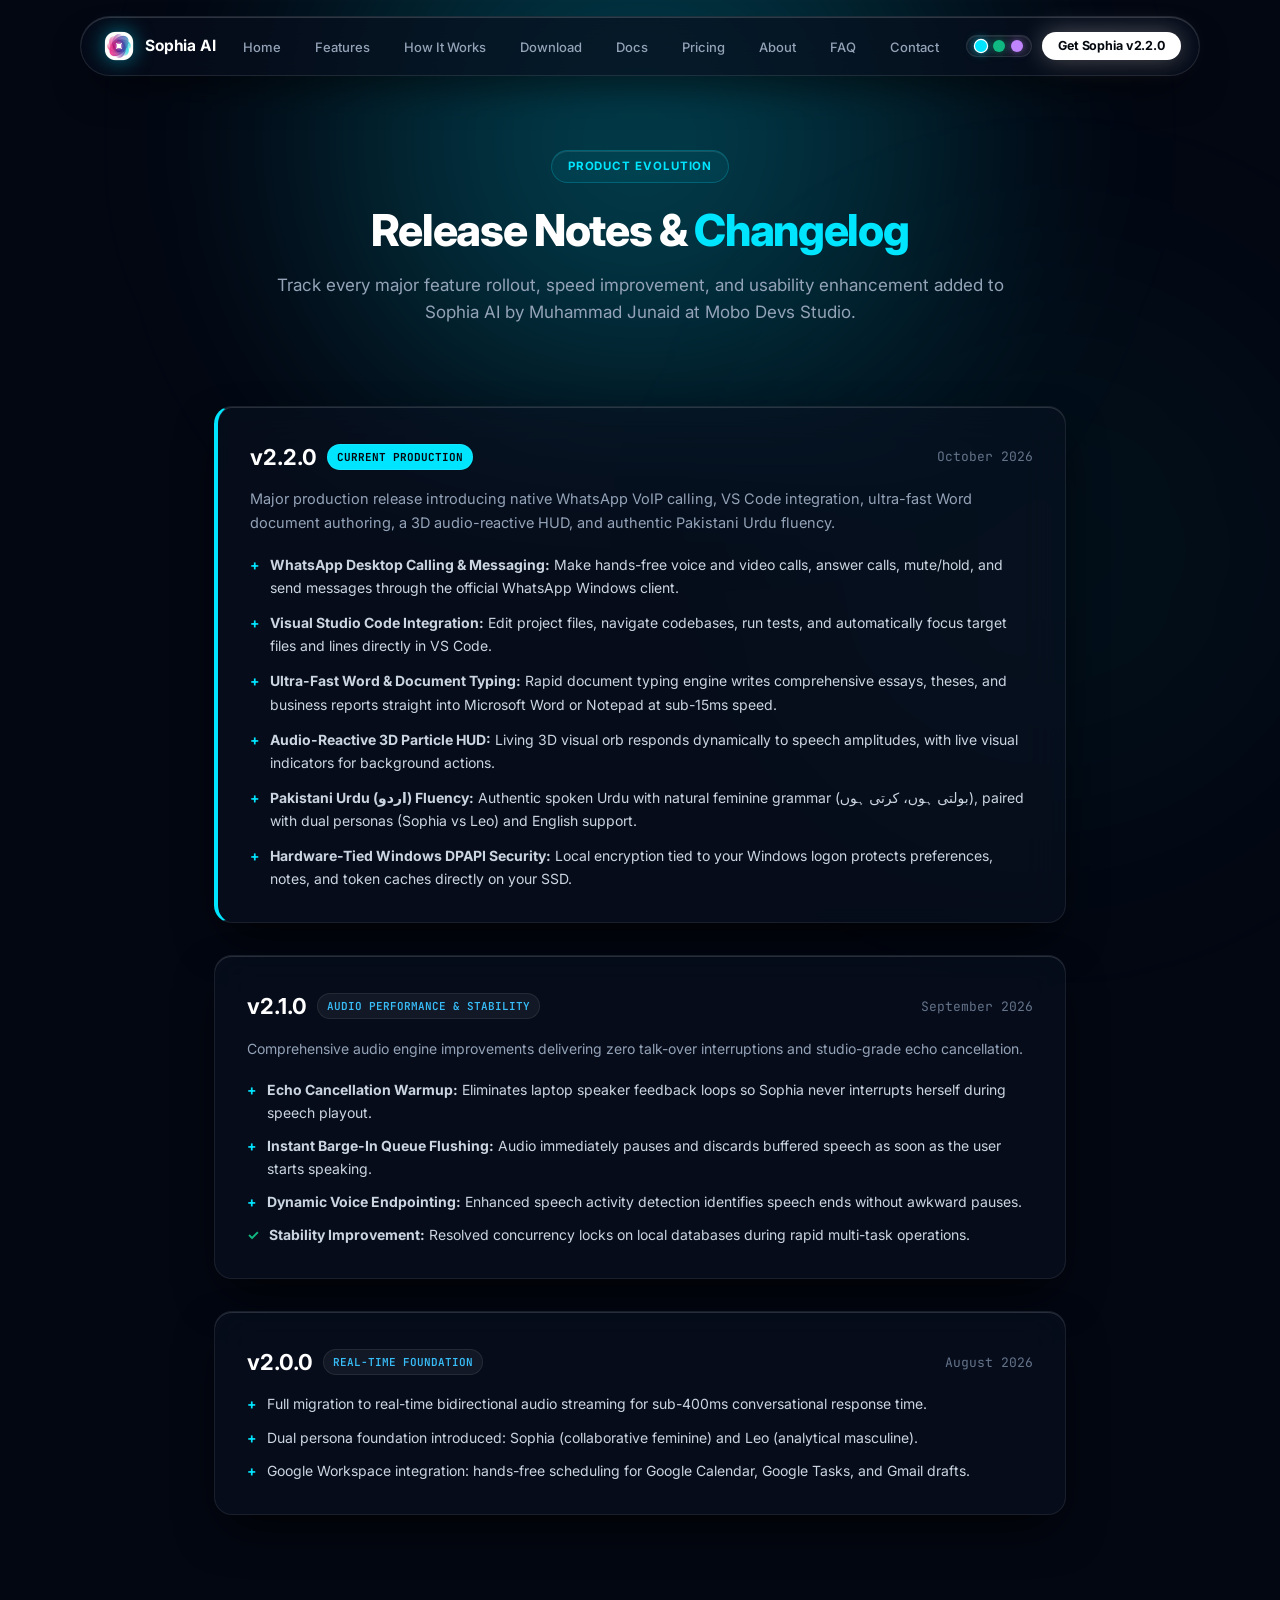
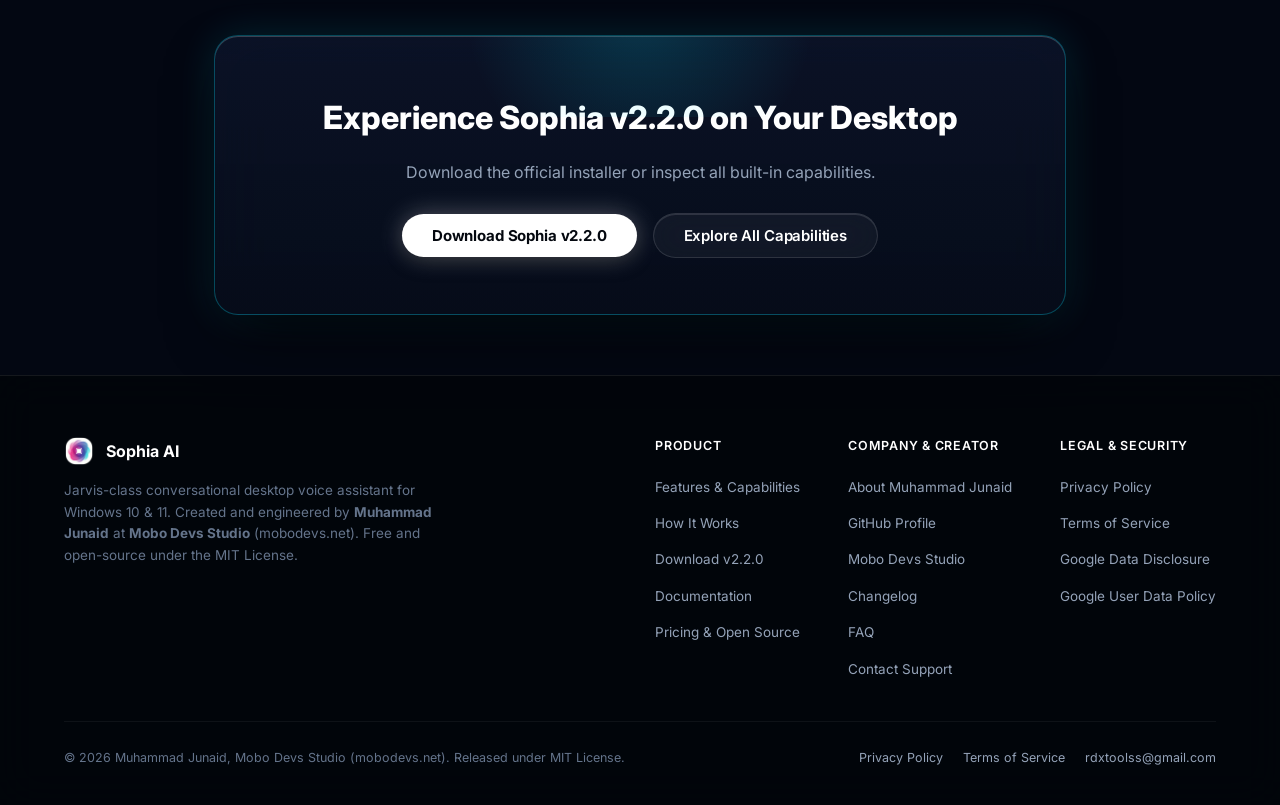
<file: changelog.html>
<!DOCTYPE html>
<html lang="en">
<head>
  <meta charset="UTF-8">
  <meta name="viewport" content="width=device-width, initial-scale=1.0">
  <title>Changelog & Version History — Sophia AI</title>
  <meta name="description" content="Release history, new features, and desktop voice improvements for Sophia AI by Muhammad Junaid (Mobo Devs Studio).">
  <link rel="icon" type="image/png" href="icon.png">
  <link rel="preconnect" href="https://fonts.googleapis.com">
  <link rel="preconnect" href="https://fonts.gstatic.com" crossorigin>
  <link href="https://fonts.googleapis.com/css2?family=Inter:wght@400;500;600;700;800&family=JetBrains+Mono:wght@500;700&display=swap" rel="stylesheet">
  <link rel="stylesheet" href="styles.css">
</head>
<body>

  <!-- Navigation -->
  <header class="header-wrapper">
    <nav class="navbar">
      <a href="index.html" class="nav-brand">
        <img src="logo.png" alt="Sophia AI Logo" class="nav-logo">
        <span class="brand-title">Sophia AI</span>
      </a>
      <ul class="nav-links">
        <li><a href="index.html">Home</a></li>
        <li><a href="features.html">Features</a></li>
        <li><a href="how-it-works.html">How It Works</a></li>
        <li><a href="download.html">Download</a></li>
        <li><a href="docs.html">Docs</a></li>
        <li><a href="pricing.html">Pricing</a></li>
        <li><a href="about.html">About</a></li>
        <li><a href="faq.html">FAQ</a></li>
        <li><a href="contact.html">Contact</a></li>
      </ul>
      <div class="nav-actions">
        <div class="theme-switcher" title="Switch Sci-Fi Accent Theme">
          <button class="theme-dot theme-cyan active" data-theme="cyan" aria-label="Cyber Cyan Accent"></button>
          <button class="theme-dot theme-emerald" data-theme="emerald" aria-label="Emerald Matrix Accent"></button>
          <button class="theme-dot theme-violet" data-theme="violet" aria-label="Neon Violet Accent"></button>
        </div>
        <a href="download.html" class="btn btn-primary btn-sm">Get Sophia v2.2.0</a>
        <button class="mobile-toggle" aria-label="Toggle navigation" aria-expanded="false">
          <svg class="svg-icon" viewBox="0 0 24 24"><path d="M4 6h16M4 12h16M4 18h16"/></svg>
        </button>
      </div>
    </nav>
  </header>

  <!-- Mobile Drawer -->
  <div class="mobile-drawer">
    <a href="index.html">Home</a>
    <a href="features.html">Features</a>
    <a href="how-it-works.html">How It Works</a>
    <a href="download.html">Download</a>
    <a href="docs.html">Docs</a>
    <a href="pricing.html">Pricing</a>
    <a href="about.html">About</a>
    <a href="faq.html">FAQ</a>
    <a href="contact.html">Contact</a>
    <a href="privacy.html">Privacy Policy</a>
    <a href="terms.html">Terms of Service</a>
  </div>

  <main class="container container-narrow">
    <!-- Header -->
    <section class="page-header">
      <div class="page-badge">Product Evolution</div>
      <h1 class="page-title">
        Release Notes & <span>Changelog</span>
      </h1>
      <p class="page-subtitle">
        Track every major feature rollout, speed improvement, and usability enhancement added to Sophia AI by Muhammad Junaid at Mobo Devs Studio.
      </p>
    </section>

    <!-- Release Timeline -->
    <section class="section" style="padding-top: 10px;">
      <div style="display: flex; flex-direction: column; gap: 32px;">
        
        <!-- v2.2.0 (Current) -->
        <div class="card" style="border-left: 4px solid var(--accent-cyan); padding: 32px;">
          <div style="display: flex; justify-content: space-between; align-items: center; flex-wrap: wrap; gap: 10px; margin-bottom: 12px;">
            <div style="display: flex; align-items: center; gap: 10px;">
              <h2 style="font-size: 22px; font-weight: 700; color: #ffffff;">v2.2.0</h2>
              <span class="card-tag" style="background: var(--accent-cyan); color: #04080f; font-weight: 700;">CURRENT PRODUCTION</span>
            </div>
            <span style="font-size: 13px; color: var(--text-sub); font-family: var(--font-mono);">October 2026</span>
          </div>

          <p style="color: var(--text-muted); font-size: 14.5px; margin-bottom: 18px;">
            Major production release introducing native WhatsApp VoIP calling, VS Code integration, ultra-fast Word document authoring, a 3D audio-reactive HUD, and authentic Pakistani Urdu fluency.
          </p>

          <ul style="list-style: none; display: flex; flex-direction: column; gap: 12px; font-size: 14px; color: #cbd5e1;">
            <li style="display: flex; gap: 10px;">
              <span style="color: var(--accent-cyan); font-weight: 700;">+</span>
              <div><strong>WhatsApp Desktop Calling & Messaging:</strong> Make hands-free voice and video calls, answer calls, mute/hold, and send messages through the official WhatsApp Windows client.</div>
            </li>
            <li style="display: flex; gap: 10px;">
              <span style="color: var(--accent-cyan); font-weight: 700;">+</span>
              <div><strong>Visual Studio Code Integration:</strong> Edit project files, navigate codebases, run tests, and automatically focus target files and lines directly in VS Code.</div>
            </li>
            <li style="display: flex; gap: 10px;">
              <span style="color: var(--accent-cyan); font-weight: 700;">+</span>
              <div><strong>Ultra-Fast Word & Document Typing:</strong> Rapid document typing engine writes comprehensive essays, theses, and business reports straight into Microsoft Word or Notepad at sub-15ms speed.</div>
            </li>
            <li style="display: flex; gap: 10px;">
              <span style="color: var(--accent-cyan); font-weight: 700;">+</span>
              <div><strong>Audio-Reactive 3D Particle HUD:</strong> Living 3D visual orb responds dynamically to speech amplitudes, with live visual indicators for background actions.</div>
            </li>
            <li style="display: flex; gap: 10px;">
              <span style="color: var(--accent-cyan); font-weight: 700;">+</span>
              <div><strong>Pakistani Urdu (اردو) Fluency:</strong> Authentic spoken Urdu with natural feminine grammar (بولتی ہوں، کرتی ہوں), paired with dual personas (Sophia vs Leo) and English support.</div>
            </li>
            <li style="display: flex; gap: 10px;">
              <span style="color: var(--accent-cyan); font-weight: 700;">+</span>
              <div><strong>Hardware-Tied Windows DPAPI Security:</strong> Local encryption tied to your Windows logon protects preferences, notes, and token caches directly on your SSD.</div>
            </li>
          </ul>
        </div>

        <!-- v2.1.0 -->
        <div class="card" style="padding: 32px;">
          <div style="display: flex; justify-content: space-between; align-items: center; flex-wrap: wrap; gap: 10px; margin-bottom: 12px;">
            <div style="display: flex; align-items: center; gap: 10px;">
              <h2 style="font-size: 22px; font-weight: 700; color: #ffffff;">v2.1.0</h2>
              <span class="card-tag">AUDIO PERFORMANCE & STABILITY</span>
            </div>
            <span style="font-size: 13px; color: var(--text-sub); font-family: var(--font-mono);">September 2026</span>
          </div>

          <p style="color: var(--text-muted); font-size: 14px; margin-bottom: 18px;">
            Comprehensive audio engine improvements delivering zero talk-over interruptions and studio-grade echo cancellation.
          </p>

          <ul style="list-style: none; display: flex; flex-direction: column; gap: 10px; font-size: 14px; color: #cbd5e1;">
            <li style="display: flex; gap: 10px;">
              <span style="color: var(--accent-cyan); font-weight: 700;">+</span>
              <div><strong>Echo Cancellation Warmup:</strong> Eliminates laptop speaker feedback loops so Sophia never interrupts herself during speech playout.</div>
            </li>
            <li style="display: flex; gap: 10px;">
              <span style="color: var(--accent-cyan); font-weight: 700;">+</span>
              <div><strong>Instant Barge-In Queue Flushing:</strong> Audio immediately pauses and discards buffered speech as soon as the user starts speaking.</div>
            </li>
            <li style="display: flex; gap: 10px;">
              <span style="color: var(--accent-cyan); font-weight: 700;">+</span>
              <div><strong>Dynamic Voice Endpointing:</strong> Enhanced speech activity detection identifies speech ends without awkward pauses.</div>
            </li>
            <li style="display: flex; gap: 10px;">
              <span style="color: var(--success); font-weight: 700;">✓</span>
              <div><strong>Stability Improvement:</strong> Resolved concurrency locks on local databases during rapid multi-task operations.</div>
            </li>
          </ul>
        </div>

        <!-- v2.0.0 -->
        <div class="card" style="padding: 32px;">
          <div style="display: flex; justify-content: space-between; align-items: center; flex-wrap: wrap; gap: 10px; margin-bottom: 12px;">
            <div style="display: flex; align-items: center; gap: 10px;">
              <h2 style="font-size: 22px; font-weight: 700; color: #ffffff;">v2.0.0</h2>
              <span class="card-tag">REAL-TIME FOUNDATION</span>
            </div>
            <span style="font-size: 13px; color: var(--text-sub); font-family: var(--font-mono);">August 2026</span>
          </div>

          <ul style="list-style: none; display: flex; flex-direction: column; gap: 10px; font-size: 14px; color: #cbd5e1;">
            <li style="display: flex; gap: 10px;">
              <span style="color: var(--accent-cyan); font-weight: 700;">+</span>
              <div>Full migration to real-time bidirectional audio streaming for sub-400ms conversational response time.</div>
            </li>
            <li style="display: flex; gap: 10px;">
              <span style="color: var(--accent-cyan); font-weight: 700;">+</span>
              <div>Dual persona foundation introduced: Sophia (collaborative feminine) and Leo (analytical masculine).</div>
            </li>
            <li style="display: flex; gap: 10px;">
              <span style="color: var(--accent-cyan); font-weight: 700;">+</span>
              <div>Google Workspace integration: hands-free scheduling for Google Calendar, Google Tasks, and Gmail drafts.</div>
            </li>
          </ul>
        </div>

      </div>
    </section>

    <!-- CTA Banner -->
    <section class="cta-banner">
      <h2>Experience Sophia v2.2.0 on Your Desktop</h2>
      <p>
        Download the official installer or inspect all built-in capabilities.
      </p>
      <div class="cta-actions">
        <a href="download.html" class="btn btn-primary btn-lg">Download Sophia v2.2.0</a>
        <a href="features.html" class="btn btn-secondary btn-lg">Explore All Capabilities</a>
      </div>
    </section>
  </main>

  <!-- Footer -->
  <footer class="footer">
    <div class="container">
      <div class="footer-content">
        <div class="footer-brand">
          <div class="footer-logo-row">
            <img src="logo.png" alt="Sophia Logo" style="width: 30px; height: 30px; object-fit: contain;">
            <span style="font-weight: 700; color: #ffffff; font-size: 16px;">Sophia AI</span>
          </div>
          <p class="footer-desc">
            Jarvis-class conversational desktop voice assistant for Windows 10 & 11. Created and engineered by <strong>Muhammad Junaid</strong> at <strong>Mobo Devs Studio</strong> (mobodevs.net). Free and open-source under the MIT License.
          </p>
        </div>

        <div class="footer-links-group">
          <div class="footer-col">
            <h5>Product</h5>
            <ul>
              <li><a href="features.html">Features & Capabilities</a></li>
              <li><a href="how-it-works.html">How It Works</a></li>
              <li><a href="download.html">Download v2.2.0</a></li>
              <li><a href="docs.html">Documentation</a></li>
              <li><a href="pricing.html">Pricing & Open Source</a></li>
            </ul>
          </div>

          <div class="footer-col">
            <h5>Company & Creator</h5>
            <ul>
              <li><a href="about.html">About Muhammad Junaid</a></li>
              <li><a href="https://github.com/rdxtoolss-glitch" target="_blank" rel="noopener noreferrer">GitHub Profile</a></li>
              <li><a href="https://mobodevs.net" target="_blank" rel="noopener noreferrer">Mobo Devs Studio</a></li>
              <li><a href="changelog.html">Changelog</a></li>
              <li><a href="faq.html">FAQ</a></li>
              <li><a href="contact.html">Contact Support</a></li>
            </ul>
          </div>

          <div class="footer-col">
            <h5>Legal & Security</h5>
            <ul>
              <li><a href="privacy.html">Privacy Policy</a></li>
              <li><a href="terms.html">Terms of Service</a></li>
              <li><a href="index.html#google-data">Google Data Disclosure</a></li>
              <li><a href="https://developers.google.com/terms/api-services-user-data-policy" target="_blank" rel="noopener noreferrer">Google User Data Policy</a></li>
            </ul>
          </div>
        </div>
      </div>

      <div class="footer-bottom">
        <div>© 2026 Muhammad Junaid, Mobo Devs Studio (mobodevs.net). Released under MIT License.</div>
        <div style="display: flex; gap: 20px;">
          <a href="privacy.html">Privacy Policy</a>
          <a href="terms.html">Terms of Service</a>
          <a href="mailto:rdxtoolss@gmail.com">rdxtoolss@gmail.com</a>
        </div>
      </div>
    </div>
  </footer>

  <script src="app.js"></script>
</body>
</html>
</file>
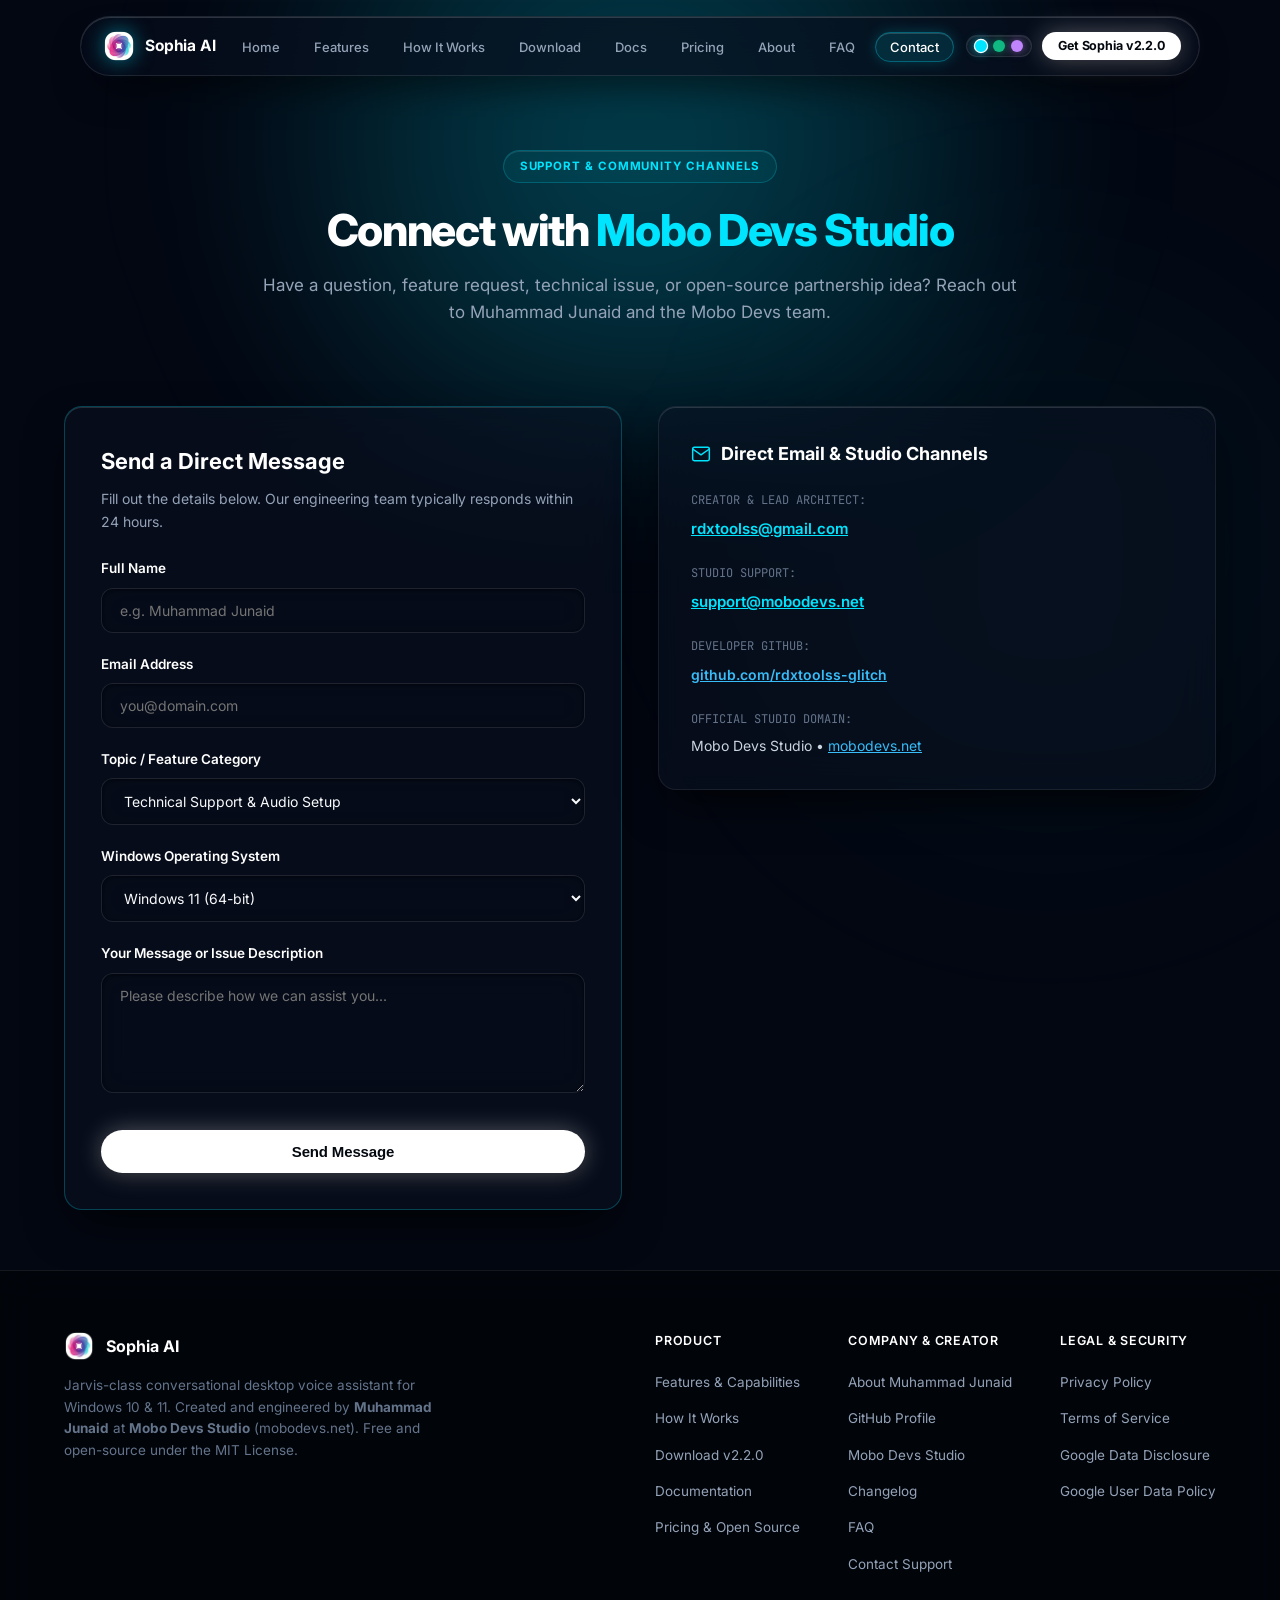
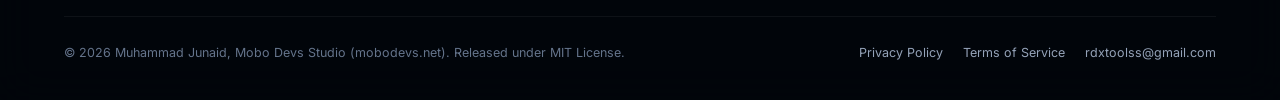
<file: contact.html>
<!DOCTYPE html>
<html lang="en">
<head>
  <meta charset="UTF-8">
  <meta name="viewport" content="width=device-width, initial-scale=1.0">
  <title>Contact Support & Creator — Sophia AI</title>
  <meta name="description" content="Get in touch with Muhammad Junaid and Mobo Devs Studio for Sophia AI technical support, desktop integration, licensing, and community inquiries.">
  <link rel="icon" type="image/png" href="icon.png">
  <link rel="preconnect" href="https://fonts.googleapis.com">
  <link rel="preconnect" href="https://fonts.gstatic.com" crossorigin>
  <link href="https://fonts.googleapis.com/css2?family=Inter:wght@400;500;600;700;800&family=JetBrains+Mono:wght@500;700&display=swap" rel="stylesheet">
  <link rel="stylesheet" href="styles.css">
</head>
<body>

  <!-- Navigation -->
  <header class="header-wrapper">
    <nav class="navbar">
      <a href="index.html" class="nav-brand">
        <img src="logo.png" alt="Sophia AI Logo" class="nav-logo">
        <span class="brand-title">Sophia AI</span>
      </a>
      <ul class="nav-links">
        <li><a href="index.html">Home</a></li>
        <li><a href="features.html">Features</a></li>
        <li><a href="how-it-works.html">How It Works</a></li>
        <li><a href="download.html">Download</a></li>
        <li><a href="docs.html">Docs</a></li>
        <li><a href="pricing.html">Pricing</a></li>
        <li><a href="about.html">About</a></li>
        <li><a href="faq.html">FAQ</a></li>
        <li><a href="contact.html" class="active">Contact</a></li>
      </ul>
      <div class="nav-actions">
        <div class="theme-switcher" title="Switch Sci-Fi Accent Theme">
          <button class="theme-dot theme-cyan active" data-theme="cyan" aria-label="Cyber Cyan Accent"></button>
          <button class="theme-dot theme-emerald" data-theme="emerald" aria-label="Emerald Matrix Accent"></button>
          <button class="theme-dot theme-violet" data-theme="violet" aria-label="Neon Violet Accent"></button>
        </div>
        <a href="download.html" class="btn btn-primary btn-sm">Get Sophia v2.2.0</a>
        <button class="mobile-toggle" aria-label="Toggle navigation" aria-expanded="false">
          <svg class="svg-icon" viewBox="0 0 24 24"><path d="M4 6h16M4 12h16M4 18h16"/></svg>
        </button>
      </div>
    </nav>
  </header>

  <!-- Mobile Drawer -->
  <div class="mobile-drawer">
    <a href="index.html">Home</a>
    <a href="features.html">Features</a>
    <a href="how-it-works.html">How It Works</a>
    <a href="download.html">Download</a>
    <a href="docs.html">Docs</a>
    <a href="pricing.html">Pricing</a>
    <a href="about.html">About</a>
    <a href="faq.html">FAQ</a>
    <a href="contact.html" class="active">Contact</a>
    <a href="privacy.html">Privacy Policy</a>
    <a href="terms.html">Terms of Service</a>
  </div>

  <main class="container">
    <!-- Header -->
    <section class="page-header">
      <div class="page-badge">Support &amp; Community Channels</div>
      <h1 class="page-title">
        Connect with <span>Mobo Devs Studio</span>
      </h1>
      <p class="page-subtitle">
        Have a question, feature request, technical issue, or open-source partnership idea? Reach out to Muhammad Junaid and the Mobo Devs team.
      </p>
    </section>

    <!-- Content Columns: Form + Direct Channels -->
    <section class="section" style="padding-top: 10px;">
      <div style="display: grid; grid-template-columns: repeat(auto-fit, minmax(340px, 1fr)); gap: 36px;">
        
        <!-- Column 1: Interactive Contact Form -->
        <div class="card" style="padding: 36px; border-color: rgba(0, 229, 255, 0.25);">
          <h2 style="font-size: 22px; font-weight: 700; color: #ffffff; margin-bottom: 8px;">
            Send a Direct Message
          </h2>
          <p style="color: var(--text-muted); font-size: 14px; margin-bottom: 24px;">
            Fill out the details below. Our engineering team typically responds within 24 hours.
          </p>

          <!-- Feedback Container (populated by app.js) -->
          <div id="formFeedback" style="display: none;"></div>

          <form id="contactForm">
            <div class="form-group">
              <label for="userName" class="form-label">Full Name</label>
              <input type="text" id="userName" class="form-input" placeholder="e.g. Muhammad Junaid" required>
            </div>

            <div class="form-group">
              <label for="userEmail" class="form-label">Email Address</label>
              <input type="email" id="userEmail" class="form-input" placeholder="you@domain.com" required>
            </div>

            <div class="form-group">
              <label for="inquiryType" class="form-label">Topic / Feature Category</label>
              <select id="inquiryType" class="form-select" required>
                <option value="technical">Technical Support &amp; Audio Setup</option>
                <option value="whatsapp">WhatsApp Desktop Calling &amp; Messaging</option>
                <option value="developer">Developer Assistant &amp; VS Code</option>
                <option value="typing">Word / Notepad High-Speed Typing</option>
                <option value="google">Google Workspace / Calendar Integration</option>
                <option value="language">Urdu &amp; Multilingual Voice</option>
                <option value="open-source">Open Source Contribution &amp; GitHub</option>
                <option value="billing">Managed Pro Lifetime Bundle</option>
                <option value="other">General Inquiries</option>
              </select>
            </div>

            <div class="form-group">
              <label for="osVersion" class="form-label">Windows Operating System</label>
              <select id="osVersion" class="form-select">
                <option value="win11">Windows 11 (64-bit)</option>
                <option value="win10">Windows 10 (Build 19041+)</option>
                <option value="arm64">Windows on ARM (Snapdragon X / Surface)</option>
                <option value="other">Other / Virtual Machine</option>
              </select>
            </div>

            <div class="form-group">
              <label for="userMessage" class="form-label">Your Message or Issue Description</label>
              <textarea id="userMessage" class="form-textarea" placeholder="Please describe how we can assist you..." required></textarea>
            </div>

            <button type="submit" class="btn btn-primary btn-block btn-lg" style="margin-top: 10px;">
              Send Message
            </button>
          </form>
        </div>

        <!-- Column 2: Direct Support Info & Bug Guidelines -->
        <div style="display: flex; flex-direction: column; gap: 24px;">
          <!-- Card: Direct Channels -->
          <div class="card" style="padding: 32px;">
            <h3 style="font-size: 18px; font-weight: 700; color: #ffffff; margin-bottom: 16px; display: flex; align-items: center; gap: 10px;">
              <svg class="svg-icon svg-icon-cyan" viewBox="0 0 24 24"><path d="M4 4h16c1.1 0 2 .9 2 2v12c0 1.1-.9 2-2 2H4c-1.1 0-2-.9-2-2V6c0-1.1.9-2 2-2z"/><polyline points="22,6 12,13 2,6"/></svg>
              Direct Email &amp; Studio Channels
            </h3>
            
            <div style="display: flex; flex-direction: column; gap: 16px;">
              <div>
                <span style="font-size: 12px; color: var(--text-sub); text-transform: uppercase; font-family: var(--font-mono);">Creator &amp; Lead Architect:</span>
                <div style="margin-top: 4px;">
                  <a href="mailto:rdxtoolss@gmail.com" style="color: var(--accent-cyan); font-weight: 600; font-size: 15px; text-decoration: underline;">
                    rdxtoolss@gmail.com
                  </a>
                </div>
              </div>

              <div>
                <span style="font-size: 12px; color: var(--text-sub); text-transform: uppercase; font-family: var(--font-mono);">Studio Support:</span>
                <div style="margin-top: 4px;">
                  <a href="mailto:support@mobodevs.net" style="color: var(--accent-cyan); font-weight: 600; font-size: 15px; text-decoration: underline;">
                    support@mobodevs.net
                  </a>
                </div>
              </div>

              <div>
                <span style="font-size: 12px; color: var(--text-sub); text-transform: uppercase; font-family: var(--font-mono);">Developer GitHub:</span>
                <div style="margin-top: 4px;">
                  <a href="https://github.com/rdxtoolss-glitch" target="_blank" rel="noopener noreferrer" style="color: var(--accent-sky); font-weight: 600; font-size: 14px; text-decoration: underline;">
                    github.com/rdxtoolss-glitch
                  </a>
                </div>
              </div>

              <div>
                <span style="font-size: 12px; color: var(--text-sub); text-transform: uppercase; font-family: var(--font-mono);">Official Studio Domain:</span>
                <div style="margin-top: 4px; color: #cbd5e1; font-size: 14px;">
                  Mobo Devs Studio • <a href="https://mobodevs.net" target="_blank" rel="noopener noreferrer" style="color: var(--accent-sky);">mobodevs.net</a>
                </div>
              </div>
            </div>
          </div>


        </div>

      </div>
    </section>
  </main>

  <!-- Footer -->
  <footer class="footer">
    <div class="container">
      <div class="footer-content">
        <div class="footer-brand">
          <div class="footer-logo-row">
            <img src="logo.png" alt="Sophia Logo" style="width: 30px; height: 30px; object-fit: contain;">
            <span style="font-weight: 700; color: #ffffff; font-size: 16px;">Sophia AI</span>
          </div>
          <p class="footer-desc">
            Jarvis-class conversational desktop voice assistant for Windows 10 & 11. Created and engineered by <strong>Muhammad Junaid</strong> at <strong>Mobo Devs Studio</strong> (mobodevs.net). Free and open-source under the MIT License.
          </p>
        </div>

        <div class="footer-links-group">
          <div class="footer-col">
            <h5>Product</h5>
            <ul>
              <li><a href="features.html">Features & Capabilities</a></li>
              <li><a href="how-it-works.html">How It Works</a></li>
              <li><a href="download.html">Download v2.2.0</a></li>
              <li><a href="docs.html">Documentation</a></li>
              <li><a href="pricing.html">Pricing & Open Source</a></li>
            </ul>
          </div>

          <div class="footer-col">
            <h5>Company & Creator</h5>
            <ul>
              <li><a href="about.html">About Muhammad Junaid</a></li>
              <li><a href="https://github.com/rdxtoolss-glitch" target="_blank" rel="noopener noreferrer">GitHub Profile</a></li>
              <li><a href="https://mobodevs.net" target="_blank" rel="noopener noreferrer">Mobo Devs Studio</a></li>
              <li><a href="changelog.html">Changelog</a></li>
              <li><a href="faq.html">FAQ</a></li>
              <li><a href="contact.html">Contact Support</a></li>
            </ul>
          </div>

          <div class="footer-col">
            <h5>Legal & Security</h5>
            <ul>
              <li><a href="privacy.html">Privacy Policy</a></li>
              <li><a href="terms.html">Terms of Service</a></li>
              <li><a href="index.html#google-data">Google Data Disclosure</a></li>
              <li><a href="https://developers.google.com/terms/api-services-user-data-policy" target="_blank" rel="noopener noreferrer">Google User Data Policy</a></li>
            </ul>
          </div>
        </div>
      </div>

      <div class="footer-bottom">
        <div>© 2026 Muhammad Junaid, Mobo Devs Studio (mobodevs.net). Released under MIT License.</div>
        <div style="display: flex; gap: 20px;">
          <a href="privacy.html">Privacy Policy</a>
          <a href="terms.html">Terms of Service</a>
          <a href="mailto:rdxtoolss@gmail.com">rdxtoolss@gmail.com</a>
        </div>
      </div>
    </div>
  </footer>

  <script src="app.js"></script>
</body>
</html>
</file>
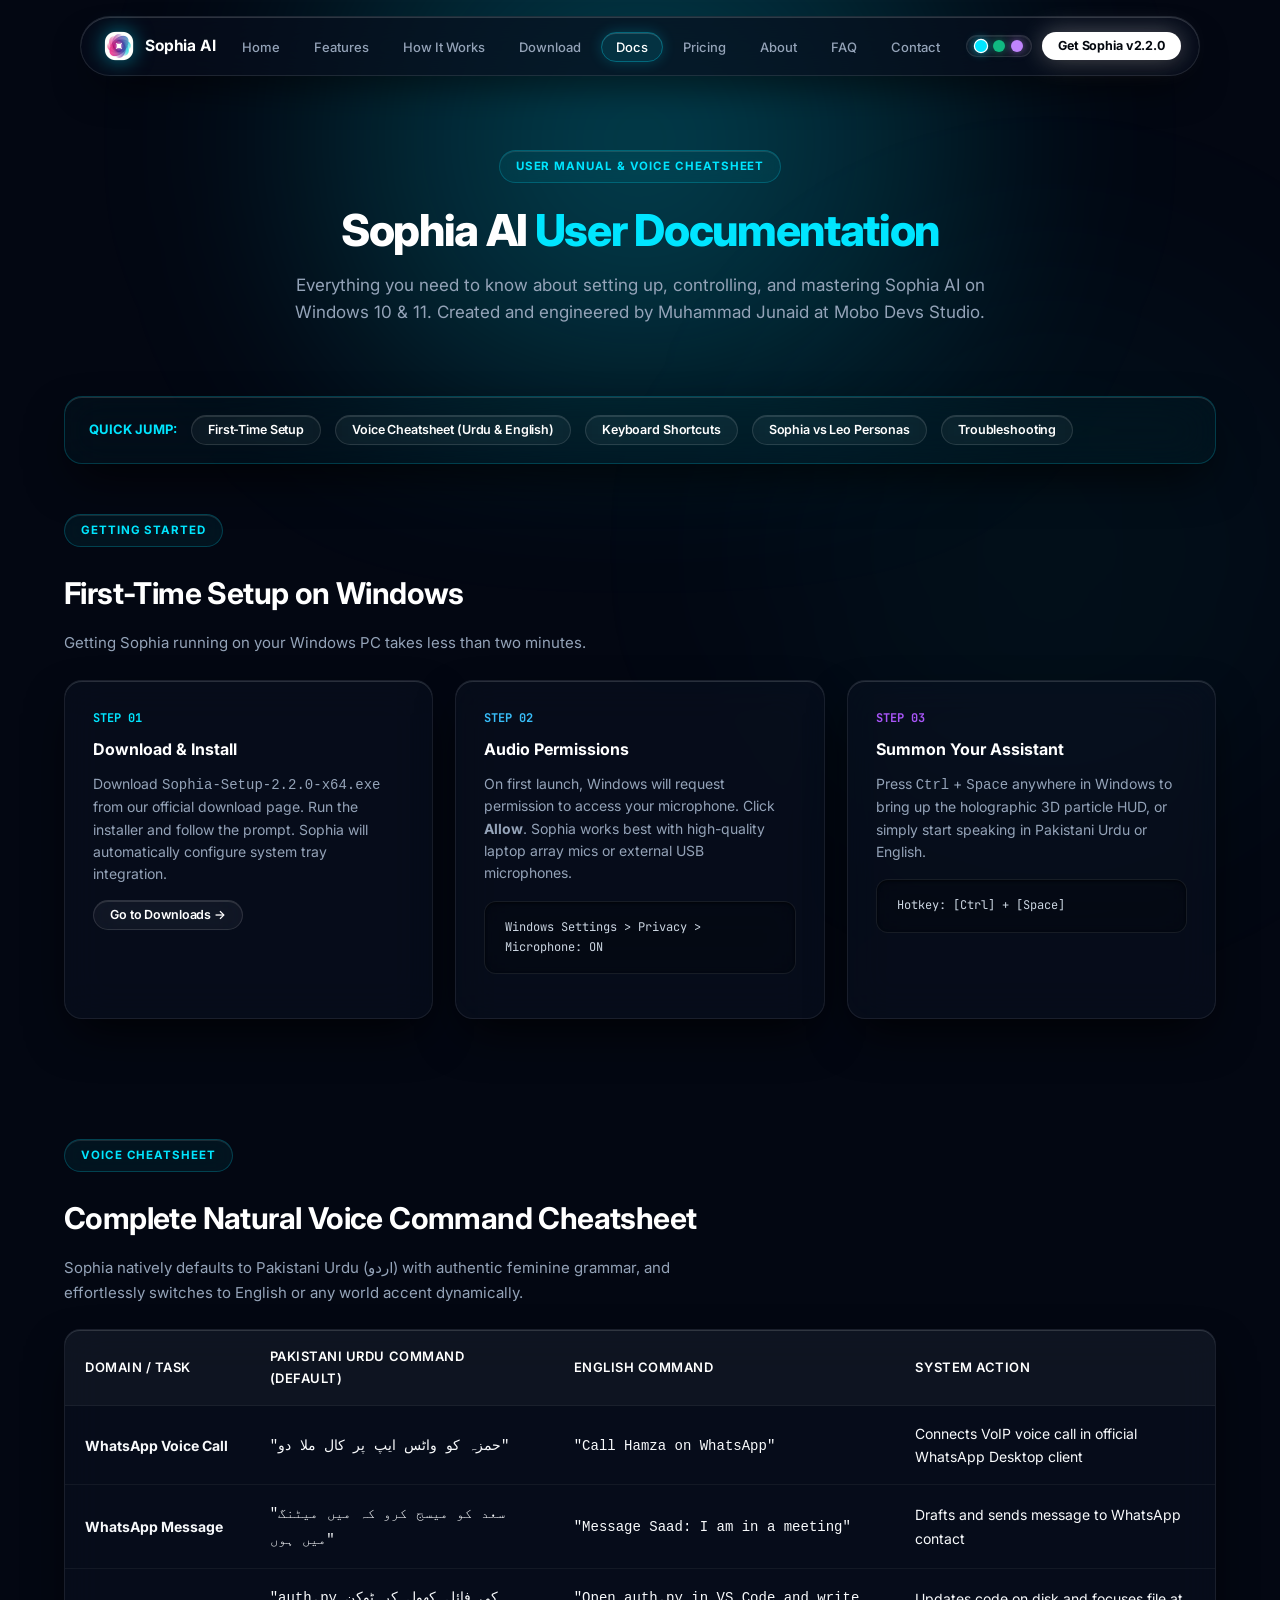
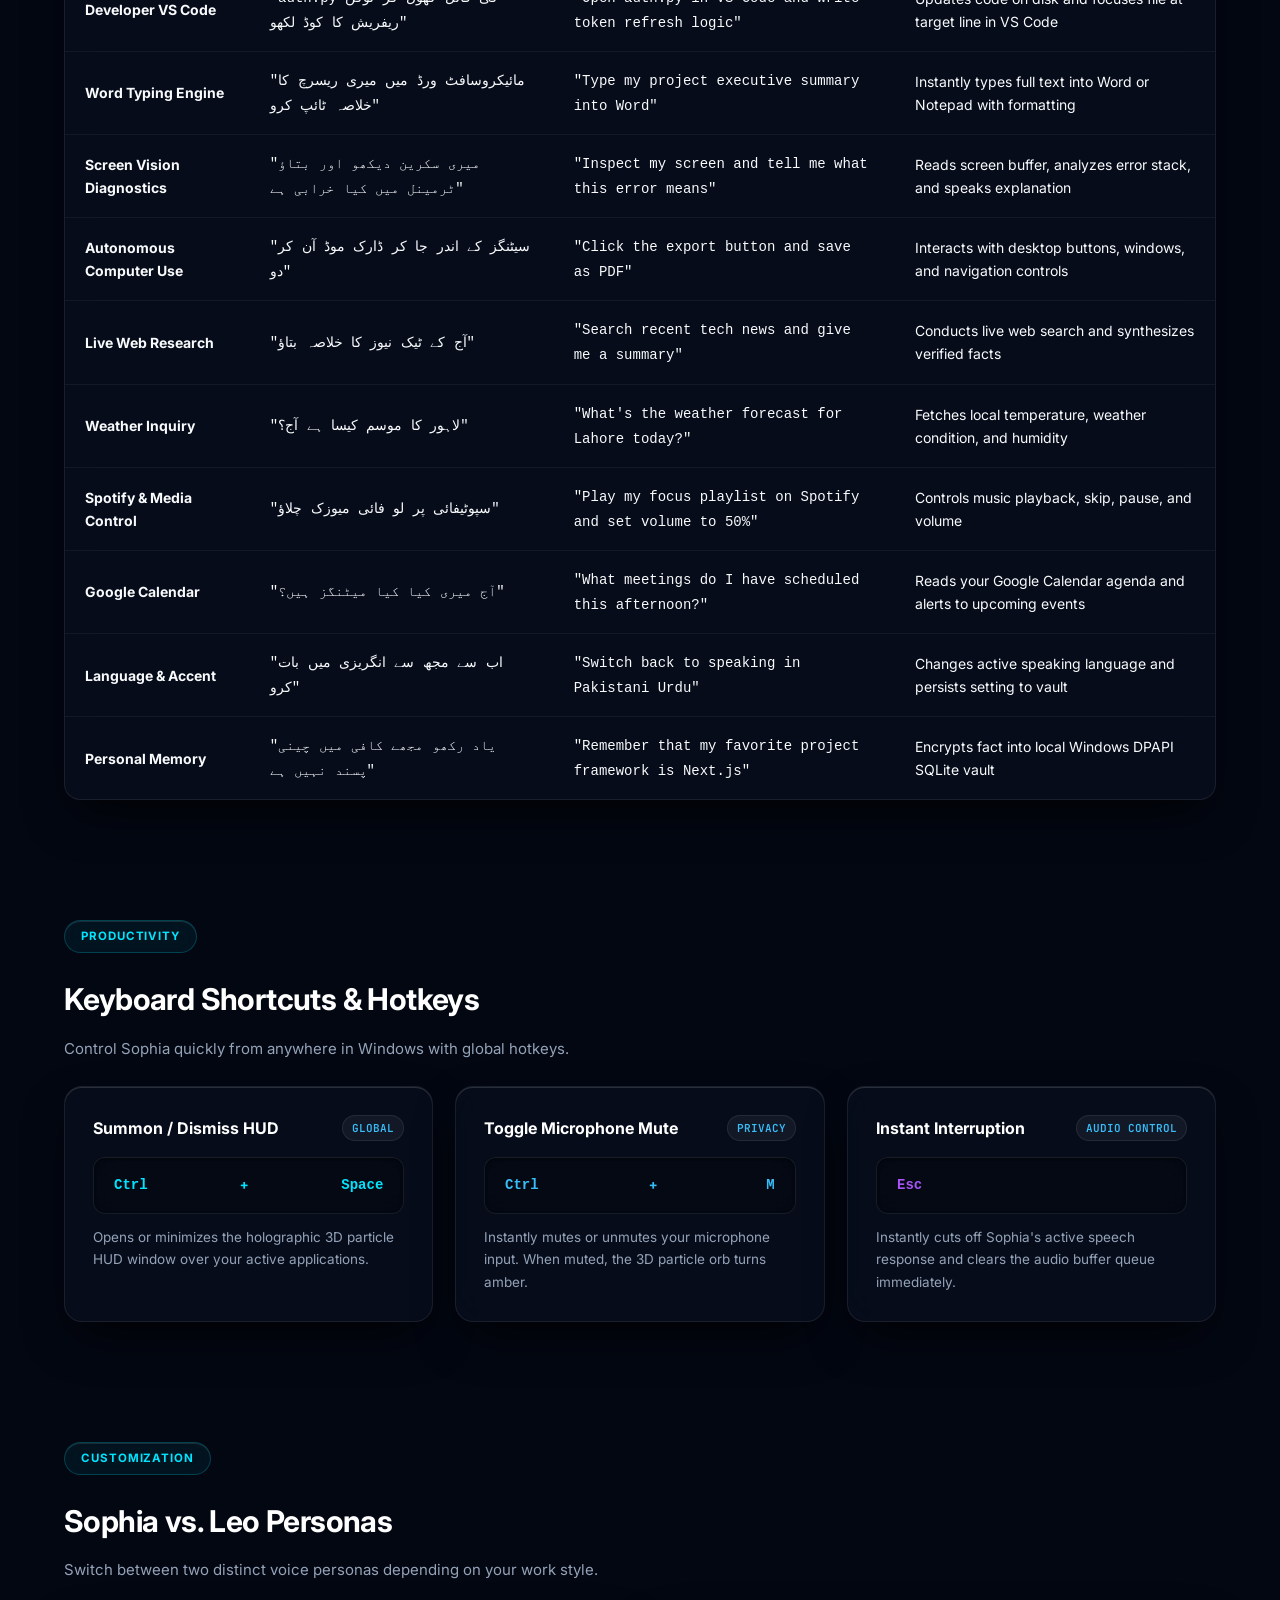
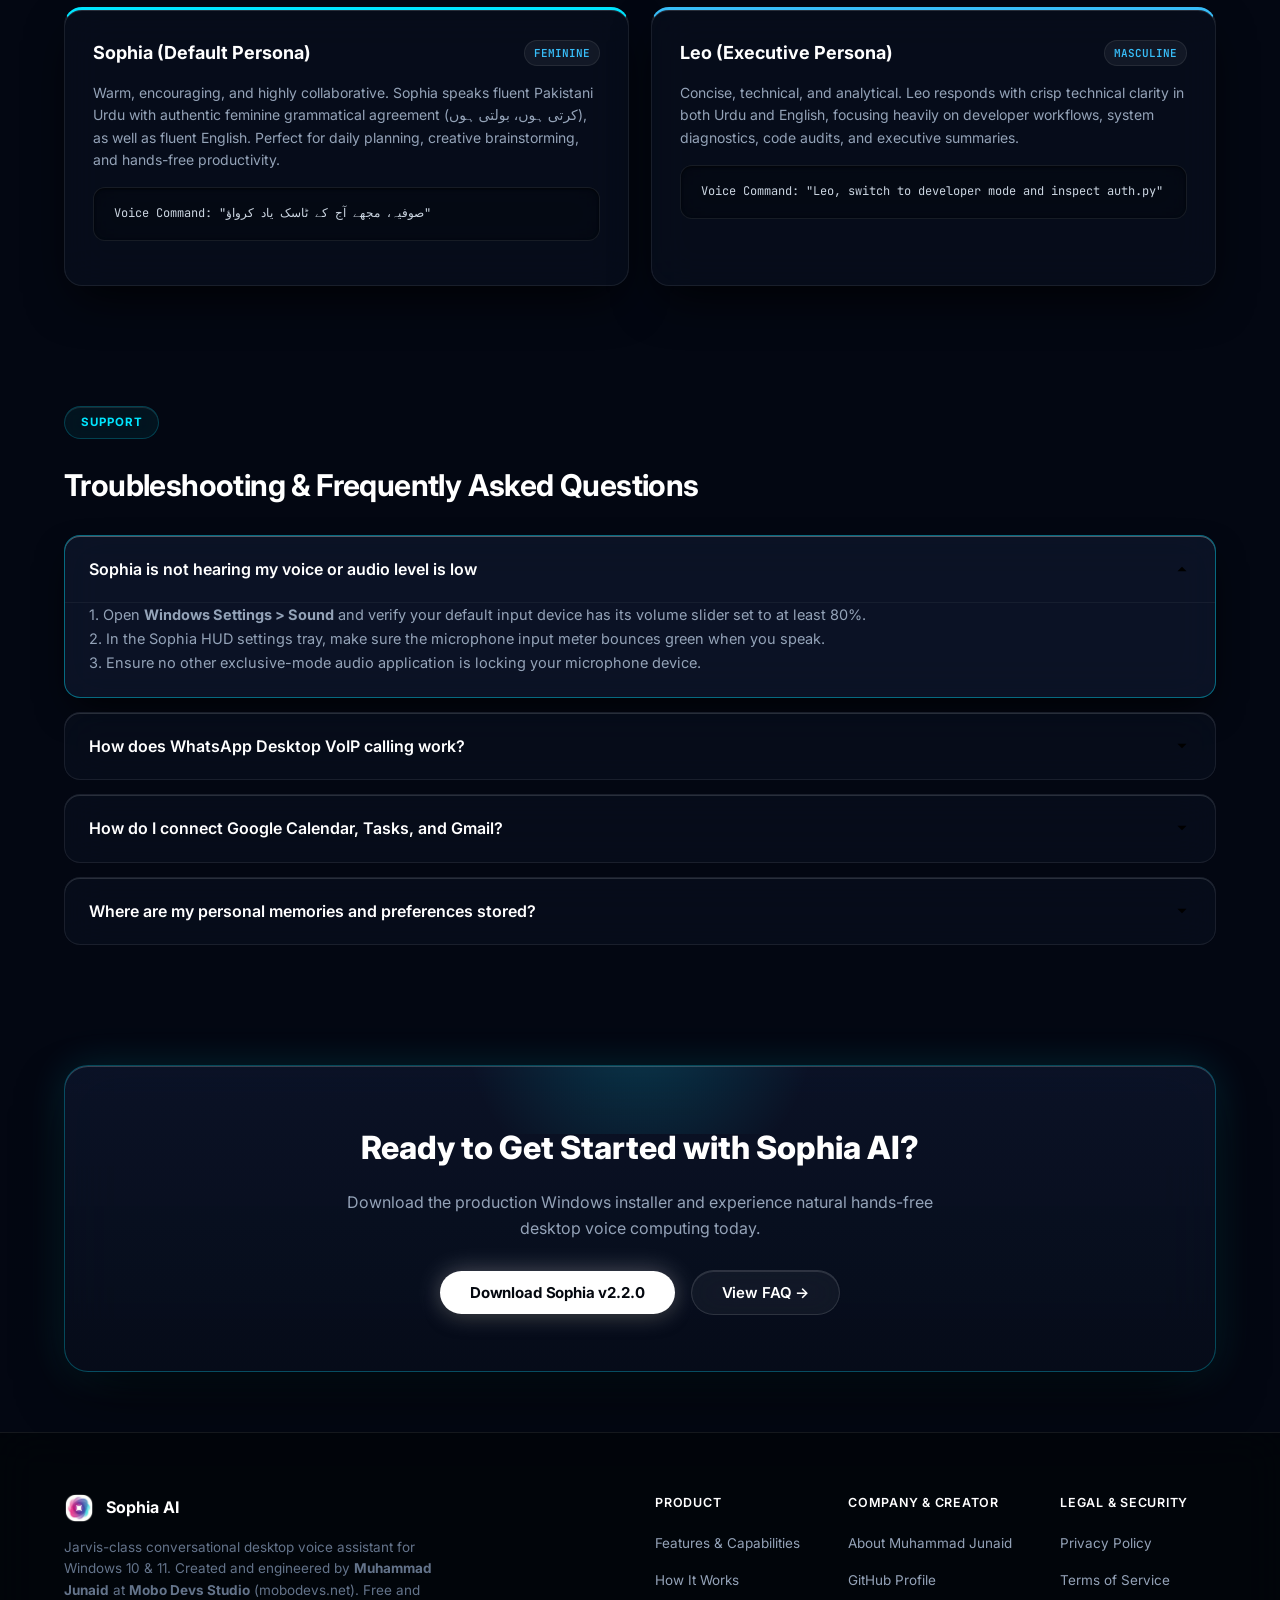
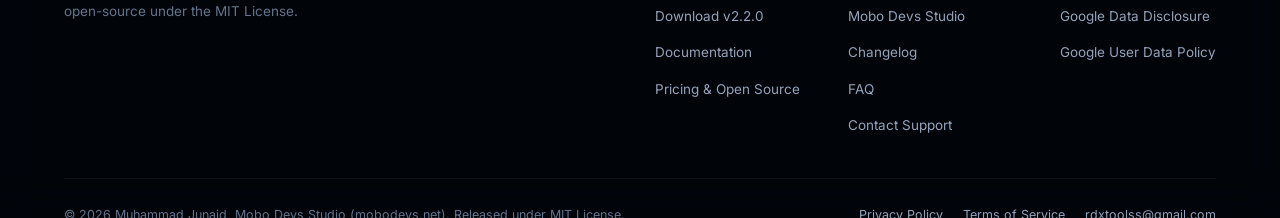
<file: docs.html>
<!DOCTYPE html>
<html lang="en">
<head>
  <meta charset="UTF-8">
  <meta name="viewport" content="width=device-width, initial-scale=1.0">
  <title>User Manual & Documentation — Sophia AI Voice Assistant</title>
  <meta name="description" content="Official user manual for Sophia AI. Setup guide, complete voice command cheatsheet (Urdu & English), keyboard hotkeys, persona settings, and troubleshooting.">
  <link rel="icon" type="image/png" href="icon.png">
  <link rel="preconnect" href="https://fonts.googleapis.com">
  <link rel="preconnect" href="https://fonts.gstatic.com" crossorigin>
  <link href="https://fonts.googleapis.com/css2?family=Inter:wght@400;500;600;700;800&family=JetBrains+Mono:wght@500;700&display=swap" rel="stylesheet">
  <link rel="stylesheet" href="styles.css">
</head>
<body>

  <!-- Navigation -->
  <header class="header-wrapper">
    <nav class="navbar">
      <a href="index.html" class="nav-brand">
        <img src="logo.png" alt="Sophia AI Logo" class="nav-logo">
        <span class="brand-title">Sophia AI</span>
      </a>
      <ul class="nav-links">
        <li><a href="index.html">Home</a></li>
        <li><a href="features.html">Features</a></li>
        <li><a href="how-it-works.html">How It Works</a></li>
        <li><a href="download.html">Download</a></li>
        <li><a href="docs.html" class="active">Docs</a></li>
        <li><a href="pricing.html">Pricing</a></li>
        <li><a href="about.html">About</a></li>
        <li><a href="faq.html">FAQ</a></li>
        <li><a href="contact.html">Contact</a></li>
      </ul>
      <div class="nav-actions">
        <div class="theme-switcher" title="Switch Sci-Fi Accent Theme">
          <button class="theme-dot theme-cyan active" data-theme="cyan" aria-label="Cyber Cyan Accent"></button>
          <button class="theme-dot theme-emerald" data-theme="emerald" aria-label="Emerald Matrix Accent"></button>
          <button class="theme-dot theme-violet" data-theme="violet" aria-label="Neon Violet Accent"></button>
        </div>
        <a href="download.html" class="btn btn-primary btn-sm">Get Sophia v2.2.0</a>
        <button class="mobile-toggle" aria-label="Toggle navigation" aria-expanded="false">
          <svg class="svg-icon" viewBox="0 0 24 24"><path d="M4 6h16M4 12h16M4 18h16"/></svg>
        </button>
      </div>
    </nav>
  </header>

  <!-- Mobile Drawer -->
  <div class="mobile-drawer">
    <a href="index.html">Home</a>
    <a href="features.html">Features</a>
    <a href="how-it-works.html">How It Works</a>
    <a href="download.html">Download</a>
    <a href="docs.html" class="active">Docs</a>
    <a href="pricing.html">Pricing</a>
    <a href="about.html">About</a>
    <a href="faq.html">FAQ</a>
    <a href="contact.html">Contact</a>
    <a href="privacy.html">Privacy Policy</a>
    <a href="terms.html">Terms of Service</a>
  </div>

  <main class="container">
    <!-- Header -->
    <section class="page-header">
      <div class="page-badge">User Manual & Voice Cheatsheet</div>
      <h1 class="page-title">
        Sophia AI <span>User Documentation</span>
      </h1>
      <p class="page-subtitle">
        Everything you need to know about setting up, controlling, and mastering Sophia AI on Windows 10 & 11. Created and engineered by Muhammad Junaid at Mobo Devs Studio.
      </p>
    </section>

    <!-- Quick Navigation Jump Links -->
    <section style="margin-bottom: 40px;">
      <div class="card" style="padding: 18px 24px; background: rgba(0, 229, 255, 0.03); border-color: rgba(0, 229, 255, 0.2);">
        <div style="display: flex; gap: 14px; align-items: center; flex-wrap: wrap;">
          <span style="font-size: 13px; font-weight: 700; color: var(--accent-cyan); text-transform: uppercase;">Quick Jump:</span>
          <a href="#setup" class="btn btn-secondary btn-sm">First-Time Setup</a>
          <a href="#commands" class="btn btn-secondary btn-sm">Voice Cheatsheet (Urdu & English)</a>
          <a href="#hotkeys" class="btn btn-secondary btn-sm">Keyboard Shortcuts</a>
          <a href="#personas" class="btn btn-secondary btn-sm">Sophia vs Leo Personas</a>
          <a href="#troubleshooting" class="btn btn-secondary btn-sm">Troubleshooting</a>
        </div>
      </div>
    </section>

    <!-- Section 1: First-Time Setup -->
    <section id="setup" class="section" style="padding-top: 10px;">
      <div class="section-head" style="text-align: left; margin-bottom: 24px;">
        <span class="page-badge">Getting Started</span>
        <h2 class="section-title">First-Time Setup on Windows</h2>
        <p class="section-desc" style="margin: 0;">
          Getting Sophia running on your Windows PC takes less than two minutes.
        </p>
      </div>

      <div class="cards-grid" style="grid-template-columns: repeat(auto-fit, minmax(280px, 1fr));">
        <div class="card">
          <div style="font-family: var(--font-mono); font-size: 12px; color: var(--accent-cyan); margin-bottom: 8px; font-weight: 700;">STEP 01</div>
          <h4 style="color: #ffffff; font-size: 16px; margin-bottom: 10px;">Download & Install</h4>
          <p style="color: var(--text-muted); font-size: 14px; line-height: 1.6; margin-bottom: 14px;">
            Download <code>Sophia-Setup-2.2.0-x64.exe</code> from our official download page. Run the installer and follow the prompt. Sophia will automatically configure system tray integration.
          </p>
          <a href="download.html" class="btn btn-secondary btn-sm">Go to Downloads &rarr;</a>
        </div>

        <div class="card">
          <div style="font-family: var(--font-mono); font-size: 12px; color: var(--accent-sky); margin-bottom: 8px; font-weight: 700;">STEP 02</div>
          <h4 style="color: #ffffff; font-size: 16px; margin-bottom: 10px;">Audio Permissions</h4>
          <p style="color: var(--text-muted); font-size: 14px; line-height: 1.6; margin-bottom: 14px;">
            On first launch, Windows will request permission to access your microphone. Click <strong>Allow</strong>. Sophia works best with high-quality laptop array mics or external USB microphones.
          </p>
          <div class="code-box" style="font-size: 12px;">Windows Settings > Privacy > Microphone: ON</div>
        </div>

        <div class="card">
          <div style="font-family: var(--font-mono); font-size: 12px; color: #a855f7; margin-bottom: 8px; font-weight: 700;">STEP 03</div>
          <h4 style="color: #ffffff; font-size: 16px; margin-bottom: 10px;">Summon Your Assistant</h4>
          <p style="color: var(--text-muted); font-size: 14px; line-height: 1.6; margin-bottom: 14px;">
            Press <kbd>Ctrl</kbd> + <kbd>Space</kbd> anywhere in Windows to bring up the holographic 3D particle HUD, or simply start speaking in Pakistani Urdu or English.
          </p>
          <div class="code-box" style="font-size: 12px;">Hotkey: [Ctrl] + [Space]</div>
        </div>
      </div>
    </section>

    <!-- Section 2: Complete Natural Voice Command Cheatsheet -->
    <section id="commands" class="section">
      <div class="section-head" style="text-align: left; margin-bottom: 24px;">
        <span class="page-badge">Voice Cheatsheet</span>
        <h2 class="section-title">Complete Natural Voice Command Cheatsheet</h2>
        <p class="section-desc" style="margin: 0;">
          Sophia natively defaults to Pakistani Urdu (اردو) with authentic feminine grammar, and effortlessly switches to English or any world accent dynamically.
        </p>
      </div>

      <div class="table-responsive">
        <table class="table-custom">
          <thead>
            <tr>
              <th>Domain / Task</th>
              <th>Pakistani Urdu Command (Default)</th>
              <th>English Command</th>
              <th>System Action</th>
            </tr>
          </thead>
          <tbody>
            <tr>
              <td><strong>WhatsApp Voice Call</strong></td>
              <td><code>"حمزہ کو واٹس ایپ پر کال ملا دو"</code></td>
              <td><code>"Call Hamza on WhatsApp"</code></td>
              <td>Connects VoIP voice call in official WhatsApp Desktop client</td>
            </tr>
            <tr>
              <td><strong>WhatsApp Message</strong></td>
              <td><code>"سعد کو میسج کرو کہ میں میٹنگ میں ہوں"</code></td>
              <td><code>"Message Saad: I am in a meeting"</code></td>
              <td>Drafts and sends message to WhatsApp contact</td>
            </tr>
            <tr>
              <td><strong>Developer VS Code</strong></td>
              <td><code>"auth.py کی فائل کھول کر ٹوکن ریفریش کا کوڈ لکھو"</code></td>
              <td><code>"Open auth.py in VS Code and write token refresh logic"</code></td>
              <td>Updates code on disk and focuses file at target line in VS Code</td>
            </tr>
            <tr>
              <td><strong>Word Typing Engine</strong></td>
              <td><code>"مائیکروسافٹ ورڈ میں میری ریسرچ کا خلاصہ ٹائپ کرو"</code></td>
              <td><code>"Type my project executive summary into Word"</code></td>
              <td>Instantly types full text into Word or Notepad with formatting</td>
            </tr>
            <tr>
              <td><strong>Screen Vision Diagnostics</strong></td>
              <td><code>"میری سکرین دیکھو اور بتاؤ ٹرمینل میں کیا خرابی ہے"</code></td>
              <td><code>"Inspect my screen and tell me what this error means"</code></td>
              <td>Reads screen buffer, analyzes error stack, and speaks explanation</td>
            </tr>
            <tr>
              <td><strong>Autonomous Computer Use</strong></td>
              <td><code>"سیٹنگز کے اندر جا کر ڈارک موڈ آن کر دو"</code></td>
              <td><code>"Click the export button and save as PDF"</code></td>
              <td>Interacts with desktop buttons, windows, and navigation controls</td>
            </tr>
            <tr>
              <td><strong>Live Web Research</strong></td>
              <td><code>"آج کے ٹیک نیوز کا خلاصہ بتاؤ"</code></td>
              <td><code>"Search recent tech news and give me a summary"</code></td>
              <td>Conducts live web search and synthesizes verified facts</td>
            </tr>
            <tr>
              <td><strong>Weather Inquiry</strong></td>
              <td><code>"لاہور کا موسم کیسا ہے آج؟"</code></td>
              <td><code>"What's the weather forecast for Lahore today?"</code></td>
              <td>Fetches local temperature, weather condition, and humidity</td>
            </tr>
            <tr>
              <td><strong>Spotify & Media Control</strong></td>
              <td><code>"سپوٹیفائی پر لو فائی میوزک چلاؤ"</code></td>
              <td><code>"Play my focus playlist on Spotify and set volume to 50%"</code></td>
              <td>Controls music playback, skip, pause, and volume</td>
            </tr>
            <tr>
              <td><strong>Google Calendar</strong></td>
              <td><code>"آج میری کیا کیا میٹنگز ہیں؟"</code></td>
              <td><code>"What meetings do I have scheduled this afternoon?"</code></td>
              <td>Reads your Google Calendar agenda and alerts to upcoming events</td>
            </tr>
            <tr>
              <td><strong>Language & Accent</strong></td>
              <td><code>"اب سے مجھ سے انگریزی میں بات کرو"</code></td>
              <td><code>"Switch back to speaking in Pakistani Urdu"</code></td>
              <td>Changes active speaking language and persists setting to vault</td>
            </tr>
            <tr>
              <td><strong>Personal Memory</strong></td>
              <td><code>"یاد رکھو مجھے کافی میں چینی پسند نہیں ہے"</code></td>
              <td><code>"Remember that my favorite project framework is Next.js"</code></td>
              <td>Encrypts fact into local Windows DPAPI SQLite vault</td>
            </tr>
          </tbody>
        </table>
      </div>
    </section>

    <!-- Section 3: Keyboard Shortcuts & Hotkeys -->
    <section id="hotkeys" class="section">
      <div class="section-head" style="text-align: left; margin-bottom: 24px;">
        <span class="page-badge">Productivity</span>
        <h2 class="section-title">Keyboard Shortcuts & Hotkeys</h2>
        <p class="section-desc" style="margin: 0;">
          Control Sophia quickly from anywhere in Windows with global hotkeys.
        </p>
      </div>

      <div class="cards-grid" style="grid-template-columns: repeat(auto-fit, minmax(280px, 1fr));">
        <div class="card">
          <div style="display: flex; justify-content: space-between; align-items: center; margin-bottom: 12px;">
            <h4 style="color: #ffffff; font-size: 16px; margin: 0;">Summon / Dismiss HUD</h4>
            <span class="card-tag">GLOBAL</span>
          </div>
          <div class="code-box" style="margin-bottom: 12px; font-weight: 700; color: var(--accent-cyan); font-size: 14px;">
            <kbd>Ctrl</kbd> + <kbd>Space</kbd>
          </div>
          <p style="color: var(--text-muted); font-size: 13.5px; margin: 0;">
            Opens or minimizes the holographic 3D particle HUD window over your active applications.
          </p>
        </div>

        <div class="card">
          <div style="display: flex; justify-content: space-between; align-items: center; margin-bottom: 12px;">
            <h4 style="color: #ffffff; font-size: 16px; margin: 0;">Toggle Microphone Mute</h4>
            <span class="card-tag">PRIVACY</span>
          </div>
          <div class="code-box" style="margin-bottom: 12px; font-weight: 700; color: var(--accent-sky); font-size: 14px;">
            <kbd>Ctrl</kbd> + <kbd>M</kbd>
          </div>
          <p style="color: var(--text-muted); font-size: 13.5px; margin: 0;">
            Instantly mutes or unmutes your microphone input. When muted, the 3D particle orb turns amber.
          </p>
        </div>

        <div class="card">
          <div style="display: flex; justify-content: space-between; align-items: center; margin-bottom: 12px;">
            <h4 style="color: #ffffff; font-size: 16px; margin: 0;">Instant Interruption</h4>
            <span class="card-tag">AUDIO CONTROL</span>
          </div>
          <div class="code-box" style="margin-bottom: 12px; font-weight: 700; color: #a855f7; font-size: 14px;">
            <kbd>Esc</kbd>
          </div>
          <p style="color: var(--text-muted); font-size: 13.5px; margin: 0;">
            Instantly cuts off Sophia's active speech response and clears the audio buffer queue immediately.
          </p>
        </div>
      </div>
    </section>

    <!-- Section 4: Dual Voice Personas (Sophia vs Leo) -->
    <section id="personas" class="section">
      <div class="section-head" style="text-align: left; margin-bottom: 24px;">
        <span class="page-badge">Customization</span>
        <h2 class="section-title">Sophia vs. Leo Personas</h2>
        <p class="section-desc" style="margin: 0;">
          Switch between two distinct voice personas depending on your work style.
        </p>
      </div>

      <div class="cards-grid" style="grid-template-columns: repeat(auto-fit, minmax(320px, 1fr));">
        <div class="card" style="border-top: 3px solid var(--accent-cyan);">
          <div style="display: flex; justify-content: space-between; align-items: center; margin-bottom: 14px;">
            <h3 style="color: #ffffff; font-size: 18px; margin: 0;">Sophia (Default Persona)</h3>
            <span class="card-tag">FEMININE</span>
          </div>
          <p style="color: var(--text-muted); font-size: 14px; line-height: 1.6; margin-bottom: 16px;">
            Warm, encouraging, and highly collaborative. Sophia speaks fluent Pakistani Urdu with authentic feminine grammatical agreement (کرتی ہوں، بولتی ہوں), as well as fluent English. Perfect for daily planning, creative brainstorming, and hands-free productivity.
          </p>
          <div class="code-box" style="font-size: 12px;">
            Voice Command: "صوفیہ، مجھے آج کے ٹاسک یاد کرواؤ"
          </div>
        </div>

        <div class="card" style="border-top: 3px solid var(--accent-sky);">
          <div style="display: flex; justify-content: space-between; align-items: center; margin-bottom: 14px;">
            <h3 style="color: #ffffff; font-size: 18px; margin: 0;">Leo (Executive Persona)</h3>
            <span class="card-tag">MASCULINE</span>
          </div>
          <p style="color: var(--text-muted); font-size: 14px; line-height: 1.6; margin-bottom: 16px;">
            Concise, technical, and analytical. Leo responds with crisp technical clarity in both Urdu and English, focusing heavily on developer workflows, system diagnostics, code audits, and executive summaries.
          </p>
          <div class="code-box" style="font-size: 12px;">
            Voice Command: "Leo, switch to developer mode and inspect auth.py"
          </div>
        </div>
      </div>
    </section>

    <!-- Section 5: Troubleshooting -->
    <section id="troubleshooting" class="section">
      <div class="section-head" style="text-align: left; margin-bottom: 24px;">
        <span class="page-badge">Support</span>
        <h2 class="section-title">Troubleshooting & Frequently Asked Questions</h2>
      </div>

      <div class="accordion-group">
        <div class="accordion-item active">
          <div class="accordion-header">
            <span class="accordion-title">Sophia is not hearing my voice or audio level is low</span>
            <svg class="accordion-icon" viewBox="0 0 24 24"><polyline points="6 9 12 15 18 9"/></svg>
          </div>
          <div class="accordion-content">
            <p>1. Open <strong>Windows Settings &gt; Sound</strong> and verify your default input device has its volume slider set to at least 80%.</p>
            <p>2. In the Sophia HUD settings tray, make sure the microphone input meter bounces green when you speak.</p>
            <p>3. Ensure no other exclusive-mode audio application is locking your microphone device.</p>
          </div>
        </div>

        <div class="accordion-item">
          <div class="accordion-header">
            <span class="accordion-title">How does WhatsApp Desktop VoIP calling work?</span>
            <svg class="accordion-icon" viewBox="0 0 24 24"><polyline points="6 9 12 15 18 9"/></svg>
          </div>
          <div class="accordion-content">
            <p>Sophia interacts directly with the official <strong>WhatsApp for Windows</strong> desktop client from the Microsoft Store. Ensure you are signed into WhatsApp on your PC. You can then say <em>"Call [Contact Name] on WhatsApp"</em> or <em>"[Contact Name] کو واٹس ایپ پر کال کرو"</em> to connect hands-free.</p>
          </div>
        </div>

        <div class="accordion-item">
          <div class="accordion-header">
            <span class="accordion-title">How do I connect Google Calendar, Tasks, and Gmail?</span>
            <svg class="accordion-icon" viewBox="0 0 24 24"><polyline points="6 9 12 15 18 9"/></svg>
          </div>
          <div class="accordion-content">
            <p>Click on <strong>Connect Google Account</strong> in the Sophia settings window. A standard secure Google OAuth 2.0 browser window will open. Once authorized, tokens are stored locally on your PC encrypted by Windows DPAPI. Sophia only accesses the specific calendar and task data you authorize.</p>
          </div>
        </div>

        <div class="accordion-item">
          <div class="accordion-header">
            <span class="accordion-title">Where are my personal memories and preferences stored?</span>
            <svg class="accordion-icon" viewBox="0 0 24 24"><polyline points="6 9 12 15 18 9"/></svg>
          </div>
          <div class="accordion-content">
            <p>All memory files are kept strictly on your Windows device inside <code>%APPDATA%\Sophia\data\sophia.db</code>. They are encrypted using the Windows Data Protection API (DPAPI) and tied to your logon credentials. No personal memories or files are transmitted to cloud telemetry servers.</p>
          </div>
        </div>
      </div>
    </section>

    <!-- CTA Banner -->
    <section class="cta-banner">
      <h2>Ready to Get Started with Sophia AI?</h2>
      <p>
        Download the production Windows installer and experience natural hands-free desktop voice computing today.
      </p>
      <div class="cta-actions">
        <a href="download.html" class="btn btn-primary btn-lg">Download Sophia v2.2.0</a>
        <a href="faq.html" class="btn btn-secondary btn-lg">View FAQ &rarr;</a>
      </div>
    </section>
  </main>

  <!-- Footer -->
  <footer class="footer">
    <div class="container">
      <div class="footer-content">
        <div class="footer-brand">
          <div class="footer-logo-row">
            <img src="logo.png" alt="Sophia Logo" style="width: 30px; height: 30px; object-fit: contain;">
            <span style="font-weight: 700; color: #ffffff; font-size: 16px;">Sophia AI</span>
          </div>
          <p class="footer-desc">
            Jarvis-class conversational desktop voice assistant for Windows 10 & 11. Created and engineered by <strong>Muhammad Junaid</strong> at <strong>Mobo Devs Studio</strong> (mobodevs.net). Free and open-source under the MIT License.
          </p>
        </div>

        <div class="footer-links-group">
          <div class="footer-col">
            <h5>Product</h5>
            <ul>
              <li><a href="features.html">Features & Capabilities</a></li>
              <li><a href="how-it-works.html">How It Works</a></li>
              <li><a href="download.html">Download v2.2.0</a></li>
              <li><a href="docs.html">Documentation</a></li>
              <li><a href="pricing.html">Pricing & Open Source</a></li>
            </ul>
          </div>

          <div class="footer-col">
            <h5>Company & Creator</h5>
            <ul>
              <li><a href="about.html">About Muhammad Junaid</a></li>
              <li><a href="https://github.com/rdxtoolss-glitch" target="_blank" rel="noopener noreferrer">GitHub Profile</a></li>
              <li><a href="https://mobodevs.net" target="_blank" rel="noopener noreferrer">Mobo Devs Studio</a></li>
              <li><a href="changelog.html">Changelog</a></li>
              <li><a href="faq.html">FAQ</a></li>
              <li><a href="contact.html">Contact Support</a></li>
            </ul>
          </div>

          <div class="footer-col">
            <h5>Legal & Security</h5>
            <ul>
              <li><a href="privacy.html">Privacy Policy</a></li>
              <li><a href="terms.html">Terms of Service</a></li>
              <li><a href="index.html#google-data">Google Data Disclosure</a></li>
              <li><a href="https://developers.google.com/terms/api-services-user-data-policy" target="_blank" rel="noopener noreferrer">Google User Data Policy</a></li>
            </ul>
          </div>
        </div>
      </div>

      <div class="footer-bottom">
        <div>© 2026 Muhammad Junaid, Mobo Devs Studio (mobodevs.net). Released under MIT License.</div>
        <div style="display: flex; gap: 20px;">
          <a href="privacy.html">Privacy Policy</a>
          <a href="terms.html">Terms of Service</a>
          <a href="mailto:rdxtoolss@gmail.com">rdxtoolss@gmail.com</a>
        </div>
      </div>
    </div>
  </footer>

  <script src="app.js"></script>
</body>
</html>
</file>
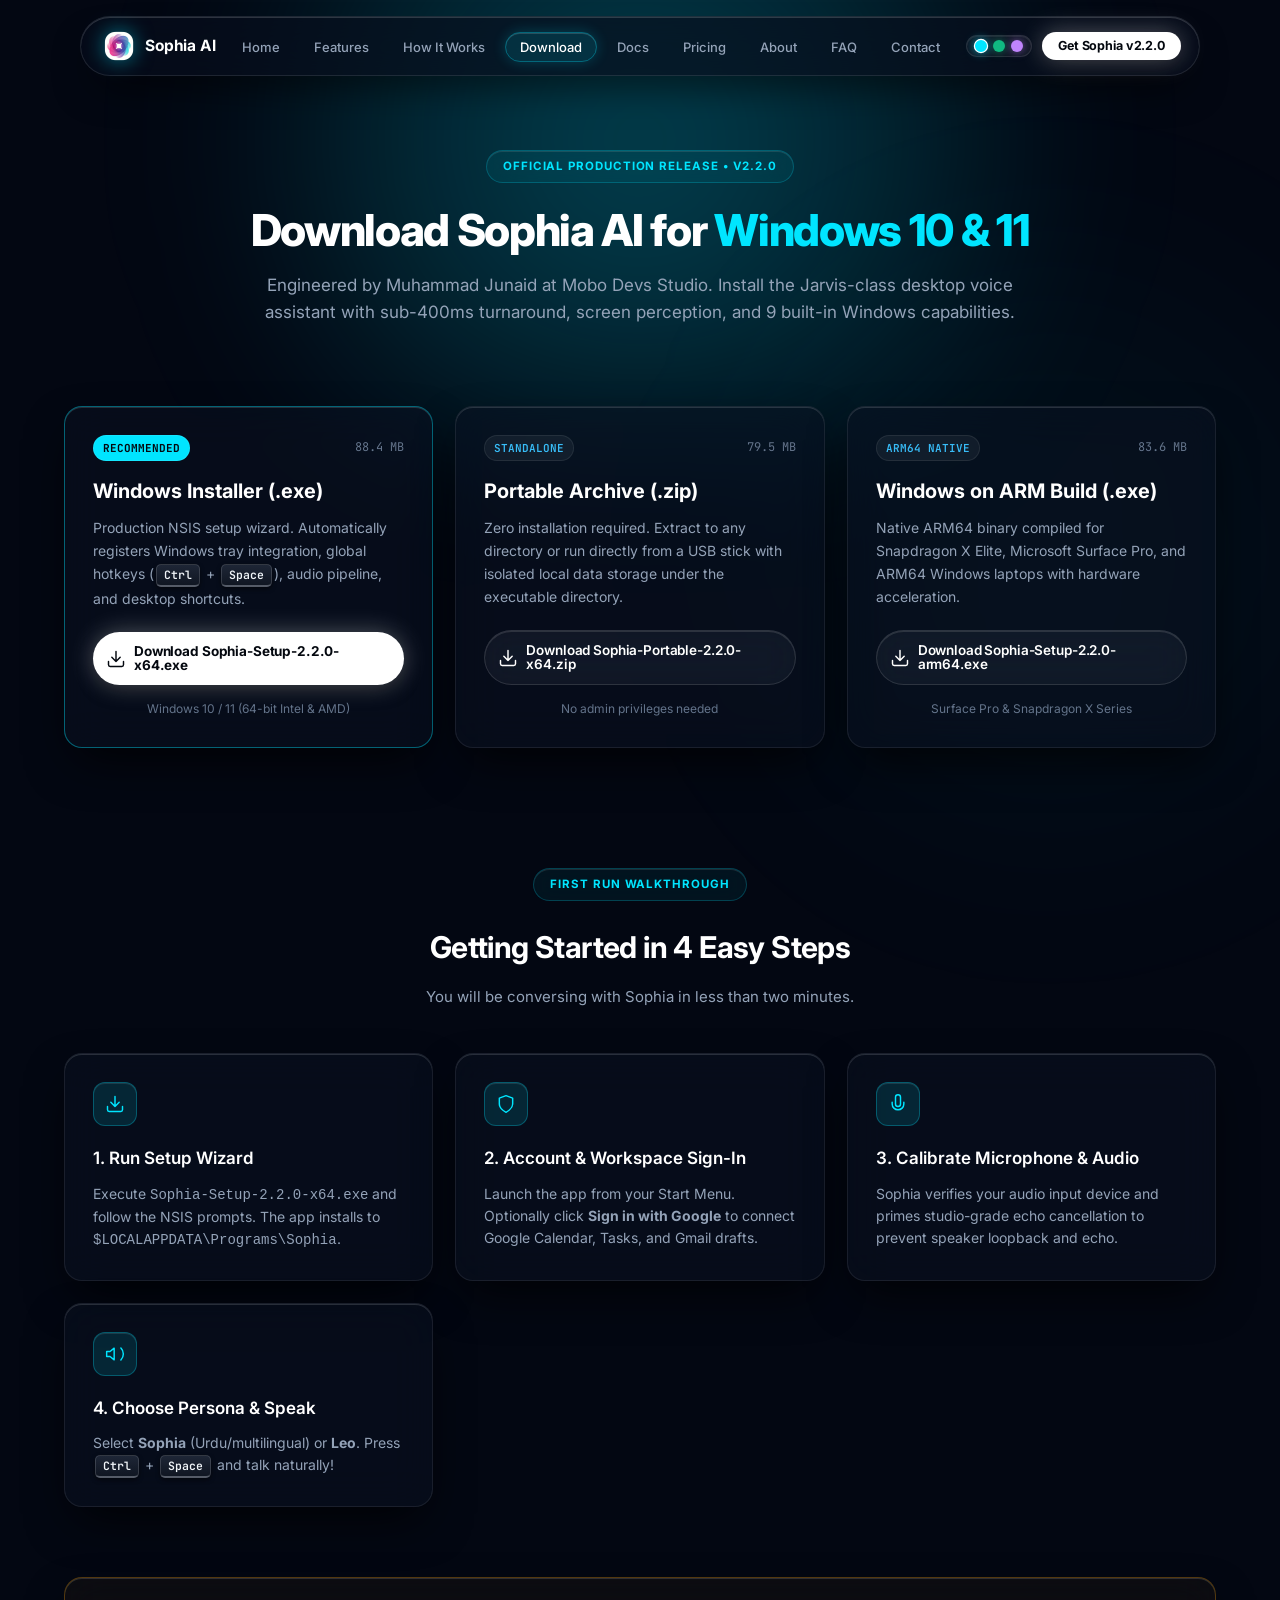
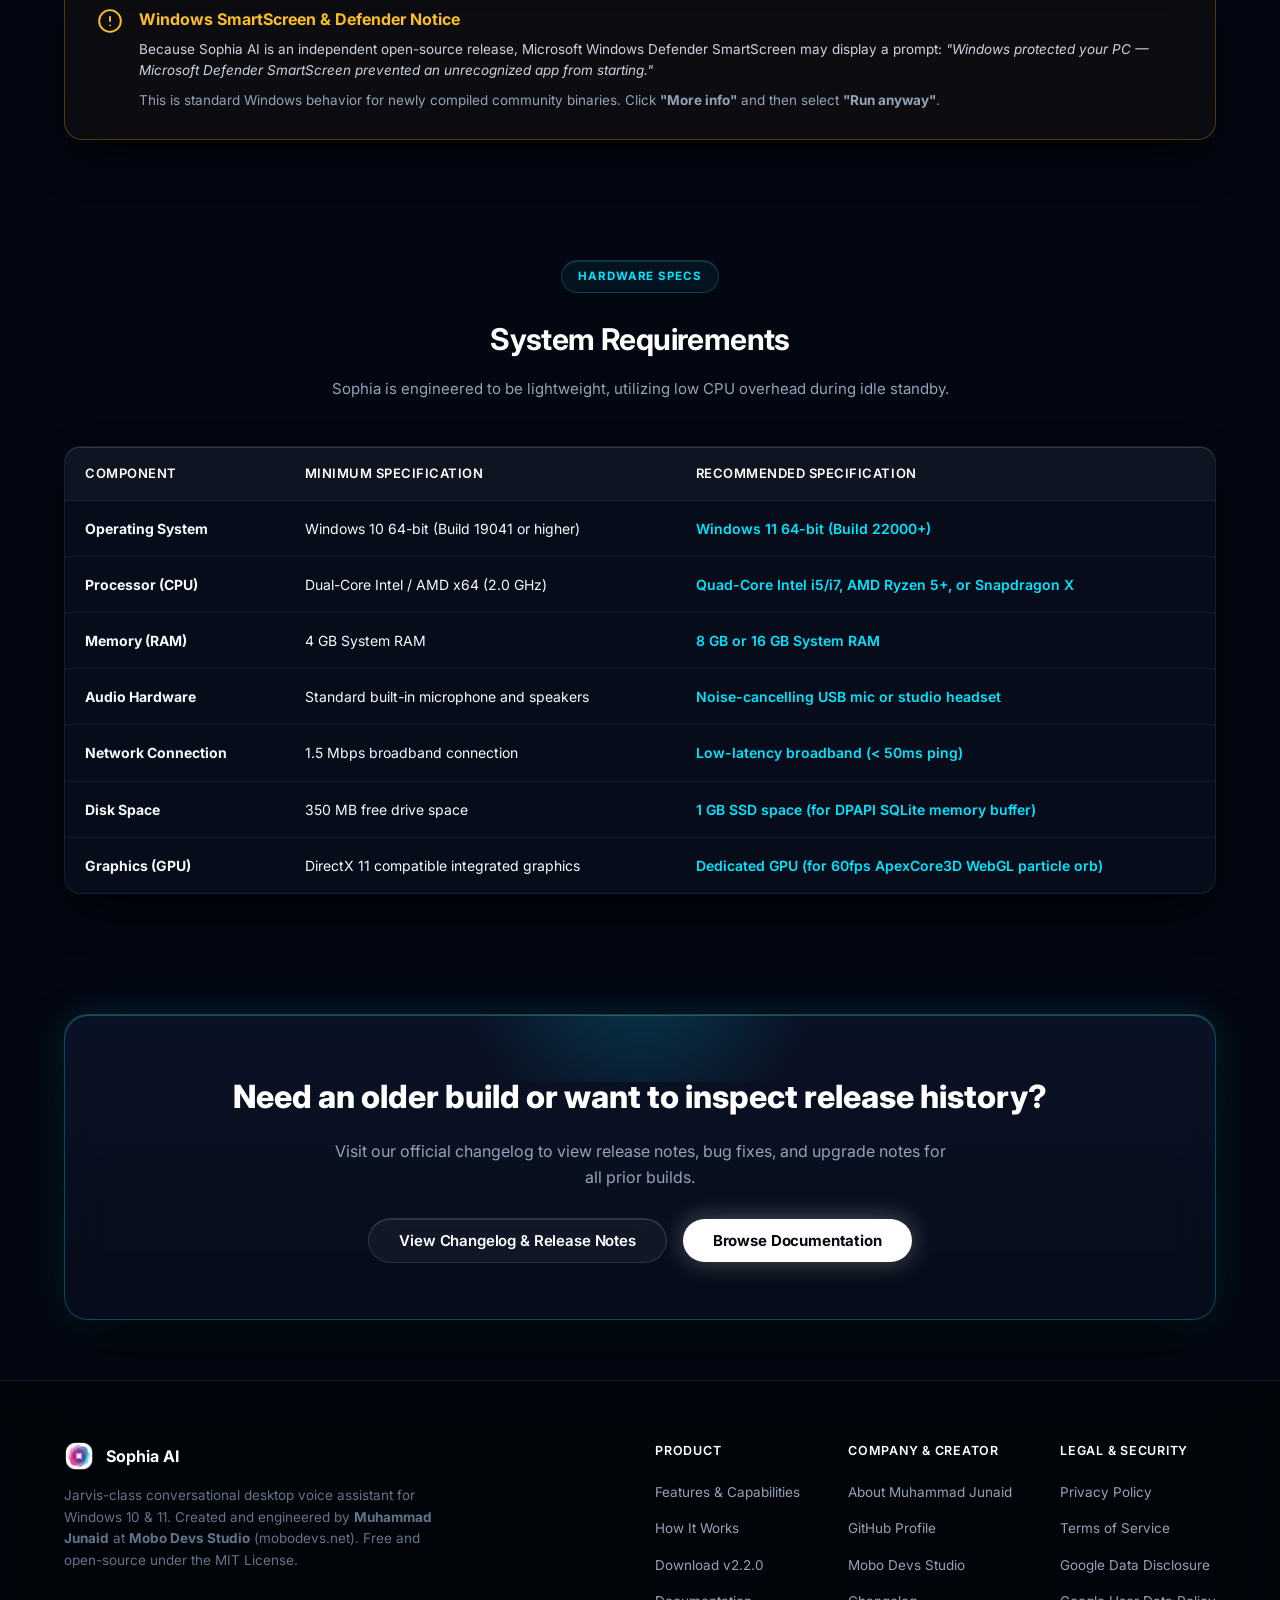
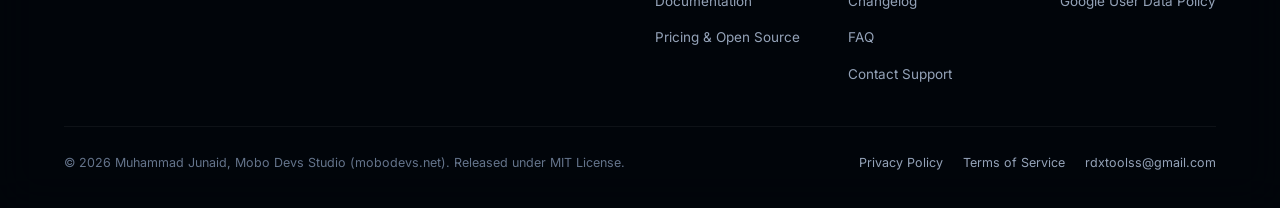
<file: download.html>
<!DOCTYPE html>
<html lang="en">
<head>
  <meta charset="UTF-8">
  <meta name="viewport" content="width=device-width, initial-scale=1.0">
  <title>Download Sophia AI — Conversational Desktop Voice Assistant for Windows</title>
  <meta name="description" content="Download Sophia AI v2.2.0 for Windows 10 and Windows 11 (64-bit & ARM64). Verified setup package, system requirements, and step-by-step instructions.">
  <link rel="icon" type="image/png" href="icon.png">
  <link rel="preconnect" href="https://fonts.googleapis.com">
  <link rel="preconnect" href="https://fonts.gstatic.com" crossorigin>
  <link href="https://fonts.googleapis.com/css2?family=Inter:wght@400;500;600;700;800&family=JetBrains+Mono:wght@500;700&display=swap" rel="stylesheet">
  <link rel="stylesheet" href="styles.css">
</head>
<body>

  <!-- Navigation -->
  <header class="header-wrapper">
    <nav class="navbar">
      <a href="index.html" class="nav-brand">
        <img src="logo.png" alt="Sophia AI Logo" class="nav-logo">
        <span class="brand-title">Sophia AI</span>
      </a>
      <ul class="nav-links">
        <li><a href="index.html">Home</a></li>
        <li><a href="features.html">Features</a></li>
        <li><a href="how-it-works.html">How It Works</a></li>
        <li><a href="download.html" class="active">Download</a></li>
        <li><a href="docs.html">Docs</a></li>
        <li><a href="pricing.html">Pricing</a></li>
        <li><a href="about.html">About</a></li>
        <li><a href="faq.html">FAQ</a></li>
        <li><a href="contact.html">Contact</a></li>
      </ul>
      <div class="nav-actions">
        <div class="theme-switcher" title="Switch Sci-Fi Accent Theme">
          <button class="theme-dot theme-cyan active" data-theme="cyan" aria-label="Cyber Cyan Accent"></button>
          <button class="theme-dot theme-emerald" data-theme="emerald" aria-label="Emerald Matrix Accent"></button>
          <button class="theme-dot theme-violet" data-theme="violet" aria-label="Neon Violet Accent"></button>
        </div>
        <a href="download.html" class="btn btn-primary btn-sm">Get Sophia v2.2.0</a>
        <button class="mobile-toggle" aria-label="Toggle navigation" aria-expanded="false">
          <svg class="svg-icon" viewBox="0 0 24 24"><path d="M4 6h16M4 12h16M4 18h16"/></svg>
        </button>
      </div>
    </nav>
  </header>

  <!-- Mobile Drawer -->
  <div class="mobile-drawer">
    <a href="index.html">Home</a>
    <a href="features.html">Features</a>
    <a href="how-it-works.html">How It Works</a>
    <a href="download.html" class="active">Download</a>
    <a href="docs.html">Docs</a>
    <a href="pricing.html">Pricing</a>
    <a href="about.html">About</a>
    <a href="faq.html">FAQ</a>
    <a href="contact.html">Contact</a>
    <a href="privacy.html">Privacy Policy</a>
    <a href="terms.html">Terms of Service</a>
  </div>

  <main class="container">
    <!-- Page Header -->
    <section class="page-header">
      <div class="page-badge">Official Production Release • v2.2.0</div>
      <h1 class="page-title">
        Download Sophia AI for <span>Windows 10 & 11</span>
      </h1>
      <p class="page-subtitle">
        Engineered by Muhammad Junaid at Mobo Devs Studio. Install the Jarvis-class desktop voice assistant with sub-400ms turnaround, screen perception, and 9 built-in Windows capabilities.
      </p>

    </section>

    <!-- Download Options Cards -->
    <section class="section" style="padding-top: 10px;">
      <div class="cards-grid" style="grid-template-columns: repeat(auto-fit, minmax(340px, 1fr));">
        <!-- Option 1: Standard Installer (Recommended) -->
        <div class="card" style="border-color: rgba(0, 229, 255, 0.4);">
          <div style="display: flex; justify-content: space-between; align-items: center; margin-bottom: 14px;">
            <span class="card-tag" style="background: var(--accent-cyan); color: #04080f; font-weight: 700;">RECOMMENDED</span>
            <span style="font-family: var(--font-mono); font-size: 12px; color: var(--text-sub);">88.4 MB</span>
          </div>
          <h3 style="font-size: 20px; font-weight: 700; color: #ffffff; margin-bottom: 8px;">
            Windows Installer (.exe)
          </h3>
          <p style="color: var(--text-muted); font-size: 14px; margin-bottom: 22px;">
            Production NSIS setup wizard. Automatically registers Windows tray integration, global hotkeys (<span class="keycap">Ctrl</span> + <span class="keycap">Space</span>), audio pipeline, and desktop shortcuts.
          </p>
          <a href="Sophia-Setup-2.2.0-x64.exe" download class="btn btn-primary btn-block" style="padding: 13px;">
            <svg class="svg-icon" viewBox="0 0 24 24"><path d="M21 15v4a2 2 0 0 1-2 2H5a2 2 0 0 1-2-2v-4M7 10l5 5 5-5M12 15V3"/></svg>
            Download Sophia-Setup-2.2.0-x64.exe
          </a>
          <div style="margin-top: 14px; font-size: 12px; color: var(--text-sub); text-align: center;">
            Windows 10 / 11 (64-bit Intel & AMD)
          </div>
        </div>

        <!-- Option 2: Portable Archive -->
        <div class="card">
          <div style="display: flex; justify-content: space-between; align-items: center; margin-bottom: 14px;">
            <span class="card-tag">STANDALONE</span>
            <span style="font-family: var(--font-mono); font-size: 12px; color: var(--text-sub);">79.5 MB</span>
          </div>
          <h3 style="font-size: 20px; font-weight: 700; color: #ffffff; margin-bottom: 8px;">
            Portable Archive (.zip)
          </h3>
          <p style="color: var(--text-muted); font-size: 14px; margin-bottom: 22px;">
            Zero installation required. Extract to any directory or run directly from a USB stick with isolated local data storage under the executable directory.
          </p>
          <a href="Sophia-Portable-2.2.0-x64.zip" download class="btn btn-secondary btn-block" style="padding: 13px;">
            <svg class="svg-icon" viewBox="0 0 24 24"><path d="M21 15v4a2 2 0 0 1-2 2H5a2 2 0 0 1-2-2v-4M7 10l5 5 5-5M12 15V3"/></svg>
            Download Sophia-Portable-2.2.0-x64.zip
          </a>
          <div style="margin-top: 14px; font-size: 12px; color: var(--text-sub); text-align: center;">
            No admin privileges needed
          </div>
        </div>

        <!-- Option 3: ARM64 Build -->
        <div class="card">
          <div style="display: flex; justify-content: space-between; align-items: center; margin-bottom: 14px;">
            <span class="card-tag">ARM64 NATIVE</span>
            <span style="font-family: var(--font-mono); font-size: 12px; color: var(--text-sub);">83.6 MB</span>
          </div>
          <h3 style="font-size: 20px; font-weight: 700; color: #ffffff; margin-bottom: 8px;">
            Windows on ARM Build (.exe)
          </h3>
          <p style="color: var(--text-muted); font-size: 14px; margin-bottom: 22px;">
            Native ARM64 binary compiled for Snapdragon X Elite, Microsoft Surface Pro, and ARM64 Windows laptops with hardware acceleration.
          </p>
          <a href="Sophia-Setup-2.2.0-arm64.exe" download class="btn btn-secondary btn-block" style="padding: 13px;">
            <svg class="svg-icon" viewBox="0 0 24 24"><path d="M21 15v4a2 2 0 0 1-2 2H5a2 2 0 0 1-2-2v-4M7 10l5 5 5-5M12 15V3"/></svg>
            Download Sophia-Setup-2.2.0-arm64.exe
          </a>
          <div style="margin-top: 14px; font-size: 12px; color: var(--text-sub); text-align: center;">
            Surface Pro & Snapdragon X Series
          </div>
        </div>
      </div>
    </section>



    <!-- 4-Step Quick Setup Guide -->
    <section class="section">
      <div class="section-head">
        <span class="page-badge">First Run Walkthrough</span>
        <h2 class="section-title">Getting Started in 4 Easy Steps</h2>
        <p class="section-desc">
          You will be conversing with Sophia in less than two minutes.
        </p>
      </div>

      <div class="cards-grid">
        <div class="card">
          <div class="card-icon">
            <svg class="svg-icon" viewBox="0 0 24 24"><path d="M21 15v4a2 2 0 0 1-2 2H5a2 2 0 0 1-2-2v-4M7 10l5 5 5-5M12 15V3"/></svg>
          </div>
          <div class="card-title">1. Run Setup Wizard</div>
          <p class="card-text">
            Execute <code>Sophia-Setup-2.2.0-x64.exe</code> and follow the NSIS prompts. The app installs to <code>$LOCALAPPDATA\Programs\Sophia</code>.
          </p>
        </div>

        <div class="card">
          <div class="card-icon">
            <svg class="svg-icon" viewBox="0 0 24 24"><path d="M12 22s8-4 8-10V5l-8-3-8 3v7c0 6 8 10 8 10z"/></svg>
          </div>
          <div class="card-title">2. Account & Workspace Sign-In</div>
          <p class="card-text">
            Launch the app from your Start Menu. Optionally click <strong>Sign in with Google</strong> to connect Google Calendar, Tasks, and Gmail drafts.
          </p>
        </div>

        <div class="card">
          <div class="card-icon">
            <svg class="svg-icon" viewBox="0 0 24 24"><path d="M12 1a3 3 0 0 0-3 3v8a3 3 0 0 0 6 0V4a3 3 0 0 0-3-3z"/><path d="M19 10v2a7 7 0 0 1-14 0v-2"/></svg>
          </div>
          <div class="card-title">3. Calibrate Microphone & Audio</div>
          <p class="card-text">
            Sophia verifies your audio input device and primes studio-grade echo cancellation to prevent speaker loopback and echo.
          </p>
        </div>

        <div class="card">
          <div class="card-icon">
            <svg class="svg-icon" viewBox="0 0 24 24"><polygon points="11 5 6 9 2 9 2 15 6 15 11 19 11 5"/><path d="M19.07 4.93a10 10 0 0 1 0 14.14"/></svg>
          </div>
          <div class="card-title">4. Choose Persona & Speak</div>
          <p class="card-text">
            Select <strong>Sophia</strong> (Urdu/multilingual) or <strong>Leo</strong>. Press <span class="keycap">Ctrl</span> + <span class="keycap">Space</span> and talk naturally!
          </p>
        </div>
      </div>
    </section>

    <!-- Windows SmartScreen Advisory Box -->
    <section class="section" style="padding-top: 10px;">
      <div class="card" style="border-color: rgba(245, 158, 11, 0.3); background: rgba(245, 158, 11, 0.04); padding: 28px 32px;">
        <div style="display: flex; gap: 16px; align-items: flex-start;">
          <div style="color: #fbbf24;">
            <svg class="svg-icon svg-icon-lg" viewBox="0 0 24 24"><circle cx="12" cy="12" r="10"/><line x1="12" y1="8" x2="12" y2="12"/><line x1="12" y1="16" x2="12.01" y2="16"/></svg>
          </div>
          <div>
            <h4 style="font-size: 16px; font-weight: 700; color: #fbbf24; margin-bottom: 6px;">
              Windows SmartScreen & Defender Notice
            </h4>
            <p style="color: #cbd5e1; font-size: 13.5px; line-height: 1.6; margin-bottom: 8px;">
              Because Sophia AI is an independent open-source release, Microsoft Windows Defender SmartScreen may display a prompt: <em>"Windows protected your PC — Microsoft Defender SmartScreen prevented an unrecognized app from starting."</em>
            </p>
            <p style="color: var(--text-muted); font-size: 13.5px; line-height: 1.6;">
              This is standard Windows behavior for newly compiled community binaries. Click <strong>"More info"</strong> and then select <strong>"Run anyway"</strong>.
            </p>
          </div>
        </div>
      </div>
    </section>

    <!-- System Requirements Table -->
    <section class="section">
      <div class="section-head">
        <span class="page-badge">Hardware Specs</span>
        <h2 class="section-title">System Requirements</h2>
        <p class="section-desc">
          Sophia is engineered to be lightweight, utilizing low CPU overhead during idle standby.
        </p>
      </div>

      <div class="table-responsive">
        <table class="table-custom">
          <thead>
            <tr>
              <th>Component</th>
              <th>Minimum Specification</th>
              <th>Recommended Specification</th>
            </tr>
          </thead>
          <tbody>
            <tr>
              <td><strong>Operating System</strong></td>
              <td>Windows 10 64-bit (Build 19041 or higher)</td>
              <td style="color: var(--accent-cyan); font-weight: 600;">Windows 11 64-bit (Build 22000+)</td>
            </tr>
            <tr>
              <td><strong>Processor (CPU)</strong></td>
              <td>Dual-Core Intel / AMD x64 (2.0 GHz)</td>
              <td style="color: var(--accent-cyan); font-weight: 600;">Quad-Core Intel i5/i7, AMD Ryzen 5+, or Snapdragon X</td>
            </tr>
            <tr>
              <td><strong>Memory (RAM)</strong></td>
              <td>4 GB System RAM</td>
              <td style="color: var(--accent-cyan); font-weight: 600;">8 GB or 16 GB System RAM</td>
            </tr>
            <tr>
              <td><strong>Audio Hardware</strong></td>
              <td>Standard built-in microphone and speakers</td>
              <td style="color: var(--accent-cyan); font-weight: 600;">Noise-cancelling USB mic or studio headset</td>
            </tr>
            <tr>
              <td><strong>Network Connection</strong></td>
              <td>1.5 Mbps broadband connection</td>
              <td style="color: var(--accent-cyan); font-weight: 600;">Low-latency broadband (&lt; 50ms ping)</td>
            </tr>
            <tr>
              <td><strong>Disk Space</strong></td>
              <td>350 MB free drive space</td>
              <td style="color: var(--accent-cyan); font-weight: 600;">1 GB SSD space (for DPAPI SQLite memory buffer)</td>
            </tr>
            <tr>
              <td><strong>Graphics (GPU)</strong></td>
              <td>DirectX 11 compatible integrated graphics</td>
              <td style="color: var(--accent-cyan); font-weight: 600;">Dedicated GPU (for 60fps ApexCore3D WebGL particle orb)</td>
            </tr>
          </tbody>
        </table>
      </div>
    </section>

    <!-- Previous Versions & Changelog Banner -->
    <section class="cta-banner">
      <h2>Need an older build or want to inspect release history?</h2>
      <p>
        Visit our official changelog to view release notes, bug fixes, and upgrade notes for all prior builds.
      </p>
      <div class="cta-actions">
        <a href="changelog.html" class="btn btn-secondary btn-lg">View Changelog & Release Notes</a>
        <a href="docs.html" class="btn btn-primary btn-lg">Browse Documentation</a>
      </div>
    </section>
  </main>

  <!-- Footer -->
  <footer class="footer">
    <div class="container">
      <div class="footer-content">
        <div class="footer-brand">
          <div class="footer-logo-row">
            <img src="logo.png" alt="Sophia Logo" style="width: 30px; height: 30px; object-fit: contain;">
            <span style="font-weight: 700; color: #ffffff; font-size: 16px;">Sophia AI</span>
          </div>
          <p class="footer-desc">
            Jarvis-class conversational desktop voice assistant for Windows 10 & 11. Created and engineered by <strong>Muhammad Junaid</strong> at <strong>Mobo Devs Studio</strong> (mobodevs.net). Free and open-source under the MIT License.
          </p>
        </div>

        <div class="footer-links-group">
          <div class="footer-col">
            <h5>Product</h5>
            <ul>
              <li><a href="features.html">Features & Capabilities</a></li>
              <li><a href="how-it-works.html">How It Works</a></li>
              <li><a href="download.html">Download v2.2.0</a></li>
              <li><a href="docs.html">Documentation</a></li>
              <li><a href="pricing.html">Pricing & Open Source</a></li>
            </ul>
          </div>

          <div class="footer-col">
            <h5>Company & Creator</h5>
            <ul>
              <li><a href="about.html">About Muhammad Junaid</a></li>
              <li><a href="https://github.com/rdxtoolss-glitch" target="_blank" rel="noopener noreferrer">GitHub Profile</a></li>
              <li><a href="https://mobodevs.net" target="_blank" rel="noopener noreferrer">Mobo Devs Studio</a></li>
              <li><a href="changelog.html">Changelog</a></li>
              <li><a href="faq.html">FAQ</a></li>
              <li><a href="contact.html">Contact Support</a></li>
            </ul>
          </div>

          <div class="footer-col">
            <h5>Legal & Security</h5>
            <ul>
              <li><a href="privacy.html">Privacy Policy</a></li>
              <li><a href="terms.html">Terms of Service</a></li>
              <li><a href="index.html#google-data">Google Data Disclosure</a></li>
              <li><a href="https://developers.google.com/terms/api-services-user-data-policy" target="_blank" rel="noopener noreferrer">Google User Data Policy</a></li>
            </ul>
          </div>
        </div>
      </div>

      <div class="footer-bottom">
        <div>© 2026 Muhammad Junaid, Mobo Devs Studio (mobodevs.net). Released under MIT License.</div>
        <div style="display: flex; gap: 20px;">
          <a href="privacy.html">Privacy Policy</a>
          <a href="terms.html">Terms of Service</a>
          <a href="mailto:rdxtoolss@gmail.com">rdxtoolss@gmail.com</a>
        </div>
      </div>
    </div>
  </footer>

  <script src="app.js"></script>
</body>
</html>
</file>
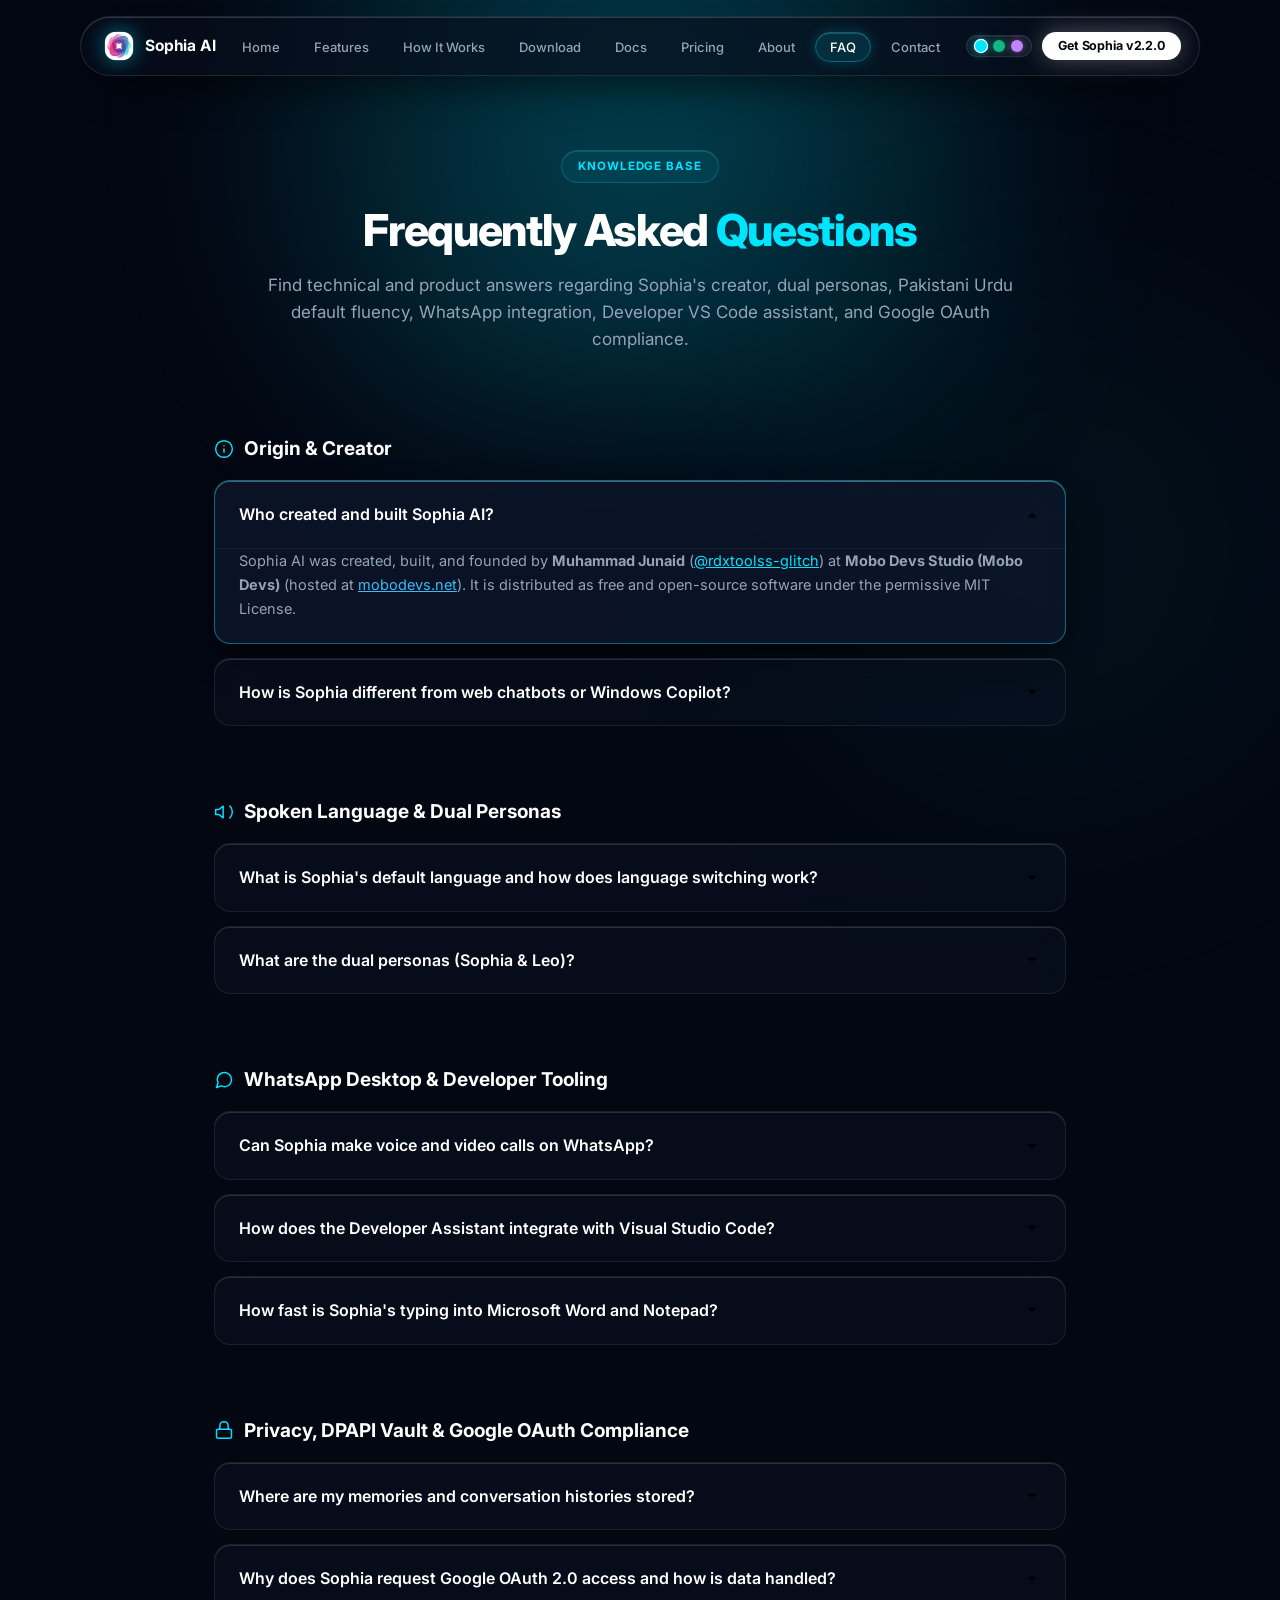
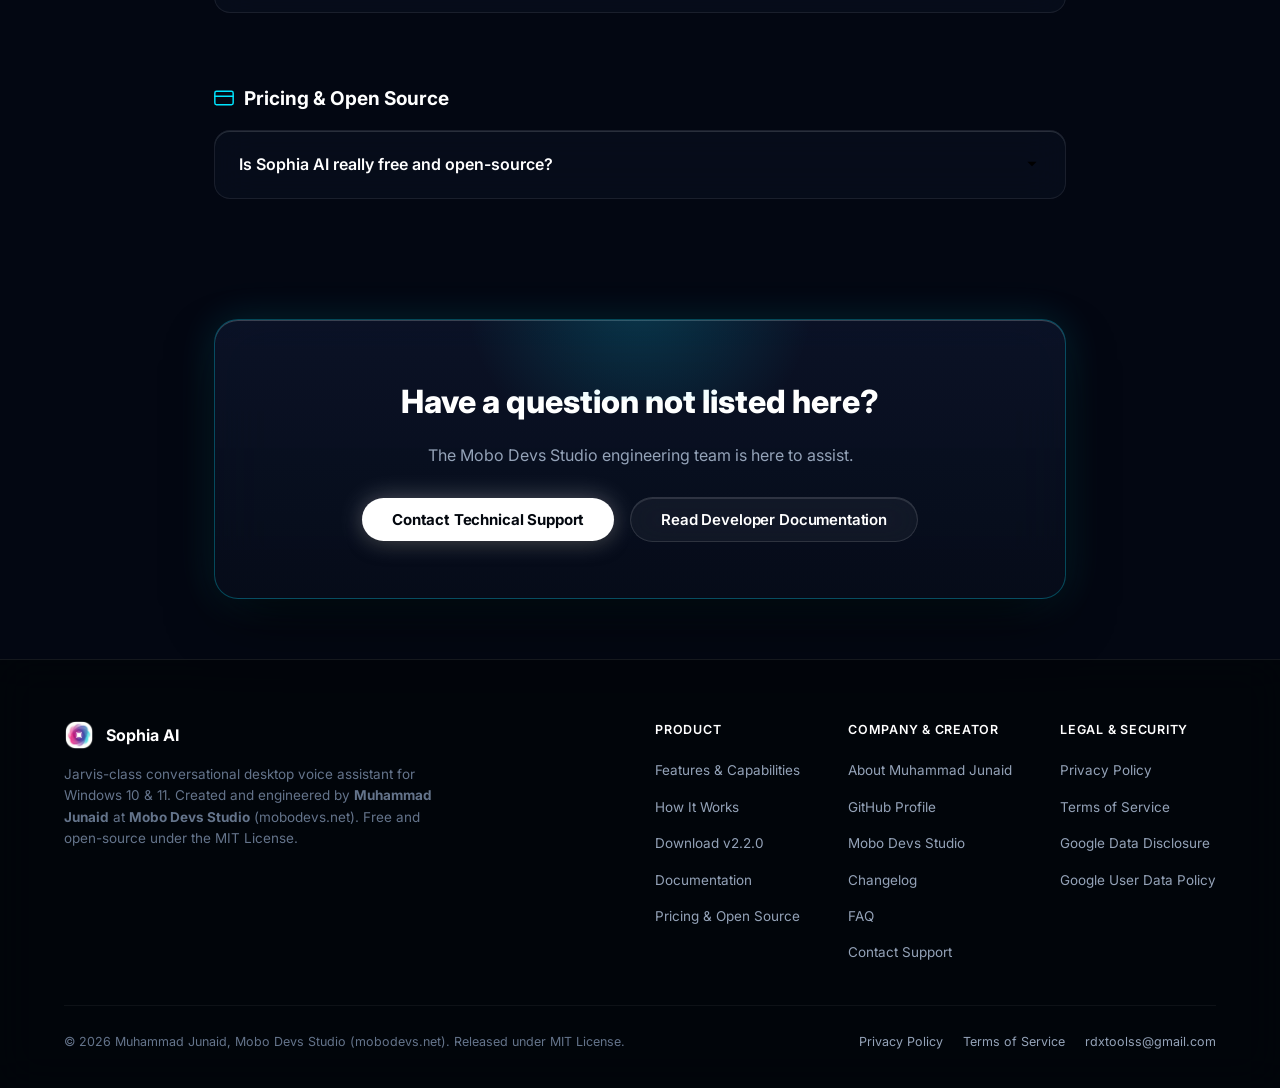
<file: faq.html>
<!DOCTYPE html>
<html lang="en">
<head>
  <meta charset="UTF-8">
  <meta name="viewport" content="width=device-width, initial-scale=1.0">
  <title>Frequently Asked Questions (FAQ) — Sophia AI</title>
  <meta name="description" content="Answers to common questions about Sophia AI: Creator Muhammad Junaid, Pakistani Urdu default language, WhatsApp VoIP calls, VS Code developer assistant, DPAPI memory, and Google OAuth compliance.">
  <link rel="icon" type="image/png" href="icon.png">
  <link rel="preconnect" href="https://fonts.googleapis.com">
  <link rel="preconnect" href="https://fonts.gstatic.com" crossorigin>
  <link href="https://fonts.googleapis.com/css2?family=Inter:wght@400;500;600;700;800&family=JetBrains+Mono:wght@500;700&display=swap" rel="stylesheet">
  <link rel="stylesheet" href="styles.css">
</head>
<body>

  <!-- Navigation -->
  <header class="header-wrapper">
    <nav class="navbar">
      <a href="index.html" class="nav-brand">
        <img src="logo.png" alt="Sophia AI Logo" class="nav-logo">
        <span class="brand-title">Sophia AI</span>
      </a>
      <ul class="nav-links">
        <li><a href="index.html">Home</a></li>
        <li><a href="features.html">Features</a></li>
        <li><a href="how-it-works.html">How It Works</a></li>
        <li><a href="download.html">Download</a></li>
        <li><a href="docs.html">Docs</a></li>
        <li><a href="pricing.html">Pricing</a></li>
        <li><a href="about.html">About</a></li>
        <li><a href="faq.html" class="active">FAQ</a></li>
        <li><a href="contact.html">Contact</a></li>
      </ul>
      <div class="nav-actions">
        <div class="theme-switcher" title="Switch Sci-Fi Accent Theme">
          <button class="theme-dot theme-cyan active" data-theme="cyan" aria-label="Cyber Cyan Accent"></button>
          <button class="theme-dot theme-emerald" data-theme="emerald" aria-label="Emerald Matrix Accent"></button>
          <button class="theme-dot theme-violet" data-theme="violet" aria-label="Neon Violet Accent"></button>
        </div>
        <a href="download.html" class="btn btn-primary btn-sm">Get Sophia v2.2.0</a>
        <button class="mobile-toggle" aria-label="Toggle navigation" aria-expanded="false">
          <svg class="svg-icon" viewBox="0 0 24 24"><path d="M4 6h16M4 12h16M4 18h16"/></svg>
        </button>
      </div>
    </nav>
  </header>

  <!-- Mobile Drawer -->
  <div class="mobile-drawer">
    <a href="index.html">Home</a>
    <a href="features.html">Features</a>
    <a href="how-it-works.html">How It Works</a>
    <a href="download.html">Download</a>
    <a href="docs.html">Docs</a>
    <a href="pricing.html">Pricing</a>
    <a href="about.html">About</a>
    <a href="faq.html" class="active">FAQ</a>
    <a href="contact.html">Contact</a>
    <a href="privacy.html">Privacy Policy</a>
    <a href="terms.html">Terms of Service</a>
  </div>

  <main class="container container-narrow">
    <!-- Header -->
    <section class="page-header">
      <div class="page-badge">Knowledge Base</div>
      <h1 class="page-title">
        Frequently Asked <span>Questions</span>
      </h1>
      <p class="page-subtitle">
        Find technical and product answers regarding Sophia's creator, dual personas, Pakistani Urdu default fluency, WhatsApp integration, Developer VS Code assistant, and Google OAuth compliance.
      </p>
    </section>

    <!-- Category 1: Origin & Creator -->
    <section class="section" style="padding-top: 10px;">
      <h3 style="font-size: 19px; font-weight: 700; color: #ffffff; margin-bottom: 16px; display: flex; align-items: center; gap: 10px;">
        <svg class="svg-icon svg-icon-cyan" viewBox="0 0 24 24"><circle cx="12" cy="12" r="10"/><line x1="12" y1="16" x2="12" y2="12"/><line x1="12" y1="8" x2="12.01" y2="8"/></svg>
        Origin & Creator
      </h3>

      <div class="accordion-group">
        <div class="accordion-item active">
          <div class="accordion-header">
            <span class="accordion-title">Who created and built Sophia AI?</span>
            <svg class="accordion-icon" viewBox="0 0 24 24"><polyline points="6 9 12 15 18 9"/></svg>
          </div>
          <div class="accordion-content">
            <p>
              Sophia AI was created, built, and founded by <strong>Muhammad Junaid</strong> (<a href="https://github.com/rdxtoolss-glitch" target="_blank" rel="noopener noreferrer" style="color: var(--accent-cyan);">@rdxtoolss-glitch</a>) at <strong>Mobo Devs Studio (Mobo Devs)</strong> (hosted at <a href="https://mobodevs.net" target="_blank" rel="noopener noreferrer" style="color: var(--accent-sky);">mobodevs.net</a>). It is distributed as free and open-source software under the permissive MIT License.
            </p>
          </div>
        </div>

        <div class="accordion-item">
          <div class="accordion-header">
            <span class="accordion-title">How is Sophia different from web chatbots or Windows Copilot?</span>
            <svg class="accordion-icon" viewBox="0 0 24 24"><polyline points="6 9 12 15 18 9"/></svg>
          </div>
          <div class="accordion-content">
            <p>
              Web chatbots are sandboxed inside browser tabs—they cannot make WhatsApp calls, edit your local VS Code workspace, or type essays into Microsoft Word. Windows Copilot is largely a web sidebar. Sophia is an autonomous desktop system featuring sub-400ms voice turnaround, continuous screen perception, and 9 specialized Windows capabilities running hands-free desktop tasks.
            </p>
          </div>
        </div>
      </div>
    </section>

    <!-- Category 2: Spoken Language & Dual Personas -->
    <section class="section" style="padding-top: 10px;">
      <h3 style="font-size: 19px; font-weight: 700; color: #ffffff; margin-bottom: 16px; display: flex; align-items: center; gap: 10px;">
        <svg class="svg-icon svg-icon-cyan" viewBox="0 0 24 24"><polygon points="11 5 6 9 2 9 2 15 6 15 11 19 11 5"/><path d="M19.07 4.93a10 10 0 0 1 0 14.14"/></svg>
        Spoken Language & Dual Personas
      </h3>

      <div class="accordion-group">
        <div class="accordion-item">
          <div class="accordion-header">
            <span class="accordion-title">What is Sophia's default language and how does language switching work?</span>
            <svg class="accordion-icon" viewBox="0 0 24 24"><polyline points="6 9 12 15 18 9"/></svg>
          </div>
          <div class="accordion-content">
            <p>
              Sophia's foundational default operational language is <strong>Pakistani Urdu (اردو)</strong>. She speaks with natural cadence, proper cultural warmth, and feminine grammatical inflections (<em>بولتی ہوں, کرتی ہوں, سنتی ہوں</em>).
            </p>
            <p style="margin-top: 8px;">
              Whenever requested (e.g. <em>"Next you have to talk to me in English"</em> or <em>"Habla en español"</em>), Sophia immediately switches languages and remembers your preference permanently across sessions. She has native fluency across all world languages and accents.
            </p>
          </div>
        </div>

        <div class="accordion-item">
          <div class="accordion-header">
            <span class="accordion-title">What are the dual personas (Sophia & Leo)?</span>
            <svg class="accordion-icon" viewBox="0 0 24 24"><polyline points="6 9 12 15 18 9"/></svg>
          </div>
          <div class="accordion-content">
            <p>
              Sophia includes two distinct vocal personas selectable in Settings:
            </p>
            <ul style="margin-top: 8px; padding-left: 20px; line-height: 1.6;">
              <li><strong>Sophia (Female Persona):</strong> Warm, collaborative, and empathetic, with natural feminine Urdu verbal inflection.</li>
              <li><strong>Leo (Male Persona):</strong> Direct, crisp, and technical, with natural masculine Urdu verbal inflection (<em>بولتا ہوں, کرتا ہوں</em>).</li>
            </ul>
          </div>
        </div>
      </div>
    </section>

    <!-- Category 3: WhatsApp & Developer Capabilities -->
    <section class="section" style="padding-top: 10px;">
      <h3 style="font-size: 19px; font-weight: 700; color: #ffffff; margin-bottom: 16px; display: flex; align-items: center; gap: 10px;">
        <svg class="svg-icon svg-icon-cyan" viewBox="0 0 24 24"><path d="M21 11.5a8.38 8.38 0 0 1-.9 3.8 8.5 8.5 0 0 1-7.6 4.7 8.38 8.38 0 0 1-3.8-.9L3 21l1.9-5.7a8.38 8.38 0 0 1-.9-3.8 8.5 8.5 0 0 1 4.7-7.6 8.38 8.38 0 0 1 3.8-.9h.5a8.48 8.48 0 0 1 8 8v.5z"/></svg>
        WhatsApp Desktop & Developer Tooling
      </h3>

      <div class="accordion-group">
        <div class="accordion-item">
          <div class="accordion-header">
            <span class="accordion-title">Can Sophia make voice and video calls on WhatsApp?</span>
            <svg class="accordion-icon" viewBox="0 0 24 24"><polyline points="6 9 12 15 18 9"/></svg>
          </div>
          <div class="accordion-content">
            <p>
              <strong>Yes.</strong> Sophia directly interfaces with the official Windows WhatsApp desktop client. You can say <em>"Call Hamza on WhatsApp"</em> or <em>"واٹس ایپ پر حمزہ کو وائس کال ملاؤ"</em>, and Sophia executes the call hands-free. She can also answer incoming calls, mute/hold audio, search chat histories, draft messages, and send confirmations.
            </p>
          </div>
        </div>

        <div class="accordion-item">
          <div class="accordion-header">
            <span class="accordion-title">How does the Developer Assistant integrate with Visual Studio Code?</span>
            <svg class="accordion-icon" viewBox="0 0 24 24"><polyline points="6 9 12 15 18 9"/></svg>
          </div>
          <div class="accordion-content">
            <p>
              Sophia writes and edits code files directly on your disk, inspects project directories, and runs terminal tests. When finished, she focuses your active VS Code editor right at the modified file and line number, reciting a concise summary over voice rather than reading long walls of code.
            </p>
          </div>
        </div>

        <div class="accordion-item">
          <div class="accordion-header">
            <span class="accordion-title">How fast is Sophia's typing into Microsoft Word and Notepad?</span>
            <svg class="accordion-icon" viewBox="0 0 24 24"><polyline points="6 9 12 15 18 9"/></svg>
          </div>
          <div class="accordion-content">
            <p>
              Sophia houses an ultra-fast document authoring engine capable of typing into Microsoft Word and Notepad at sub-15ms speed. She can write everything from short introductions to comprehensive multi-page academic essays and 100+ page comprehensive theses (hundreds of thousands of words) in seconds.
            </p>
          </div>
        </div>
      </div>
    </section>

    <!-- Category 4: Privacy, DPAPI & Google OAuth -->
    <section class="section" style="padding-top: 10px;">
      <h3 style="font-size: 19px; font-weight: 700; color: #ffffff; margin-bottom: 16px; display: flex; align-items: center; gap: 10px;">
        <svg class="svg-icon svg-icon-cyan" viewBox="0 0 24 24"><rect x="3" y="11" width="18" height="11" rx="2" ry="2"/><path d="M7 11V7a5 5 0 0 1 10 0v4"/></svg>
        Privacy, DPAPI Vault & Google OAuth Compliance
      </h3>

      <div class="accordion-group">
        <div class="accordion-item">
          <div class="accordion-header">
            <span class="accordion-title">Where are my memories and conversation histories stored?</span>
            <svg class="accordion-icon" viewBox="0 0 24 24"><polyline points="6 9 12 15 18 9"/></svg>
          </div>
          <div class="accordion-content">
            <p>
              All conversational memories, user preferences, and custom spoken language states reside in a local SQLite database at <code>%APPDATA%\Sophia\data\sophia.db</code>, encrypted with the <strong>Windows Data Protection API (DPAPI)</strong>. Encryption keys are tied directly to your Windows user logon account; no data is ever uploaded to centralized cloud analytics servers.
            </p>
          </div>
        </div>

        <div class="accordion-item">
          <div class="accordion-header">
            <span class="accordion-title">Why does Sophia request Google OAuth 2.0 access and how is data handled?</span>
            <svg class="accordion-icon" viewBox="0 0 24 24"><polyline points="6 9 12 15 18 9"/></svg>
          </div>
          <div class="accordion-content">
            <p>
              Google OAuth 2.0 is an optional integration used to authenticate the desktop user and power Google Workspace features (Google Calendar scheduling, Google Tasks, and Gmail draft composition).
            </p>
            <p style="margin-top: 8px;">
              All OAuth refresh tokens and retrieved data reside locally on your PC (in <code>%APPDATA%\Sophia\data\google_tokens.json</code>). We never sell, lease, or share Google user data with advertisers, third-party brokers, or external AI model trainers. Sophia adheres strictly to the <a href="https://developers.google.com/terms/api-services-user-data-policy" target="_blank" rel="noopener noreferrer" style="color: var(--accent-cyan); text-decoration: underline;">Google API Services User Data Policy</a>, including the Limited Use requirements.
            </p>
          </div>
        </div>
      </div>
    </section>

    <!-- Category 5: Pricing & Open Source -->
    <section class="section" style="padding-top: 10px;">
      <h3 style="font-size: 19px; font-weight: 700; color: #ffffff; margin-bottom: 16px; display: flex; align-items: center; gap: 10px;">
        <svg class="svg-icon svg-icon-cyan" viewBox="0 0 24 24"><rect x="1" y="4" width="22" height="16" rx="2" ry="2"/><line x1="1" y1="10" x2="23" y2="10"/></svg>
        Pricing & Open Source
      </h3>

      <div class="accordion-group">
        <div class="accordion-item">
          <div class="accordion-header">
            <span class="accordion-title">Is Sophia AI really free and open-source?</span>
            <svg class="accordion-icon" viewBox="0 0 24 24"><polyline points="6 9 12 15 18 9"/></svg>
          </div>
          <div class="accordion-content">
            <p>
              <strong>Yes.</strong> Sophia AI is 100% open-source software under the permissive MIT License. You can inspect the source code, contribute on GitHub, or run the free Community Edition on your PC with zero monthly subscription fees.
            </p>
          </div>
        </div>
      </div>
    </section>

    <!-- Still Have Questions Banner -->
    <section class="cta-banner">
      <h2>Have a question not listed here?</h2>
      <p>
        The Mobo Devs Studio engineering team is here to assist.
      </p>
      <div class="cta-actions">
        <a href="contact.html" class="btn btn-primary btn-lg">Contact Technical Support</a>
        <a href="docs.html" class="btn btn-secondary btn-lg">Read Developer Documentation</a>
      </div>
    </section>
  </main>

  <!-- Footer -->
  <footer class="footer">
    <div class="container">
      <div class="footer-content">
        <div class="footer-brand">
          <div class="footer-logo-row">
            <img src="logo.png" alt="Sophia Logo" style="width: 30px; height: 30px; object-fit: contain;">
            <span style="font-weight: 700; color: #ffffff; font-size: 16px;">Sophia AI</span>
          </div>
          <p class="footer-desc">
            Jarvis-class conversational desktop voice assistant for Windows 10 & 11. Created and engineered by <strong>Muhammad Junaid</strong> at <strong>Mobo Devs Studio</strong> (mobodevs.net). Free and open-source under the MIT License.
          </p>
        </div>

        <div class="footer-links-group">
          <div class="footer-col">
            <h5>Product</h5>
            <ul>
              <li><a href="features.html">Features & Capabilities</a></li>
              <li><a href="how-it-works.html">How It Works</a></li>
              <li><a href="download.html">Download v2.2.0</a></li>
              <li><a href="docs.html">Documentation</a></li>
              <li><a href="pricing.html">Pricing & Open Source</a></li>
            </ul>
          </div>

          <div class="footer-col">
            <h5>Company & Creator</h5>
            <ul>
              <li><a href="about.html">About Muhammad Junaid</a></li>
              <li><a href="https://github.com/rdxtoolss-glitch" target="_blank" rel="noopener noreferrer">GitHub Profile</a></li>
              <li><a href="https://mobodevs.net" target="_blank" rel="noopener noreferrer">Mobo Devs Studio</a></li>
              <li><a href="changelog.html">Changelog</a></li>
              <li><a href="faq.html">FAQ</a></li>
              <li><a href="contact.html">Contact Support</a></li>
            </ul>
          </div>

          <div class="footer-col">
            <h5>Legal & Security</h5>
            <ul>
              <li><a href="privacy.html">Privacy Policy</a></li>
              <li><a href="terms.html">Terms of Service</a></li>
              <li><a href="index.html#google-data">Google Data Disclosure</a></li>
              <li><a href="https://developers.google.com/terms/api-services-user-data-policy" target="_blank" rel="noopener noreferrer">Google User Data Policy</a></li>
            </ul>
          </div>
        </div>
      </div>

      <div class="footer-bottom">
        <div>© 2026 Muhammad Junaid, Mobo Devs Studio (mobodevs.net). Released under MIT License.</div>
        <div style="display: flex; gap: 20px;">
          <a href="privacy.html">Privacy Policy</a>
          <a href="terms.html">Terms of Service</a>
          <a href="mailto:rdxtoolss@gmail.com">rdxtoolss@gmail.com</a>
        </div>
      </div>
    </div>
  </footer>

  <script src="app.js"></script>
</body>
</html>
</file>
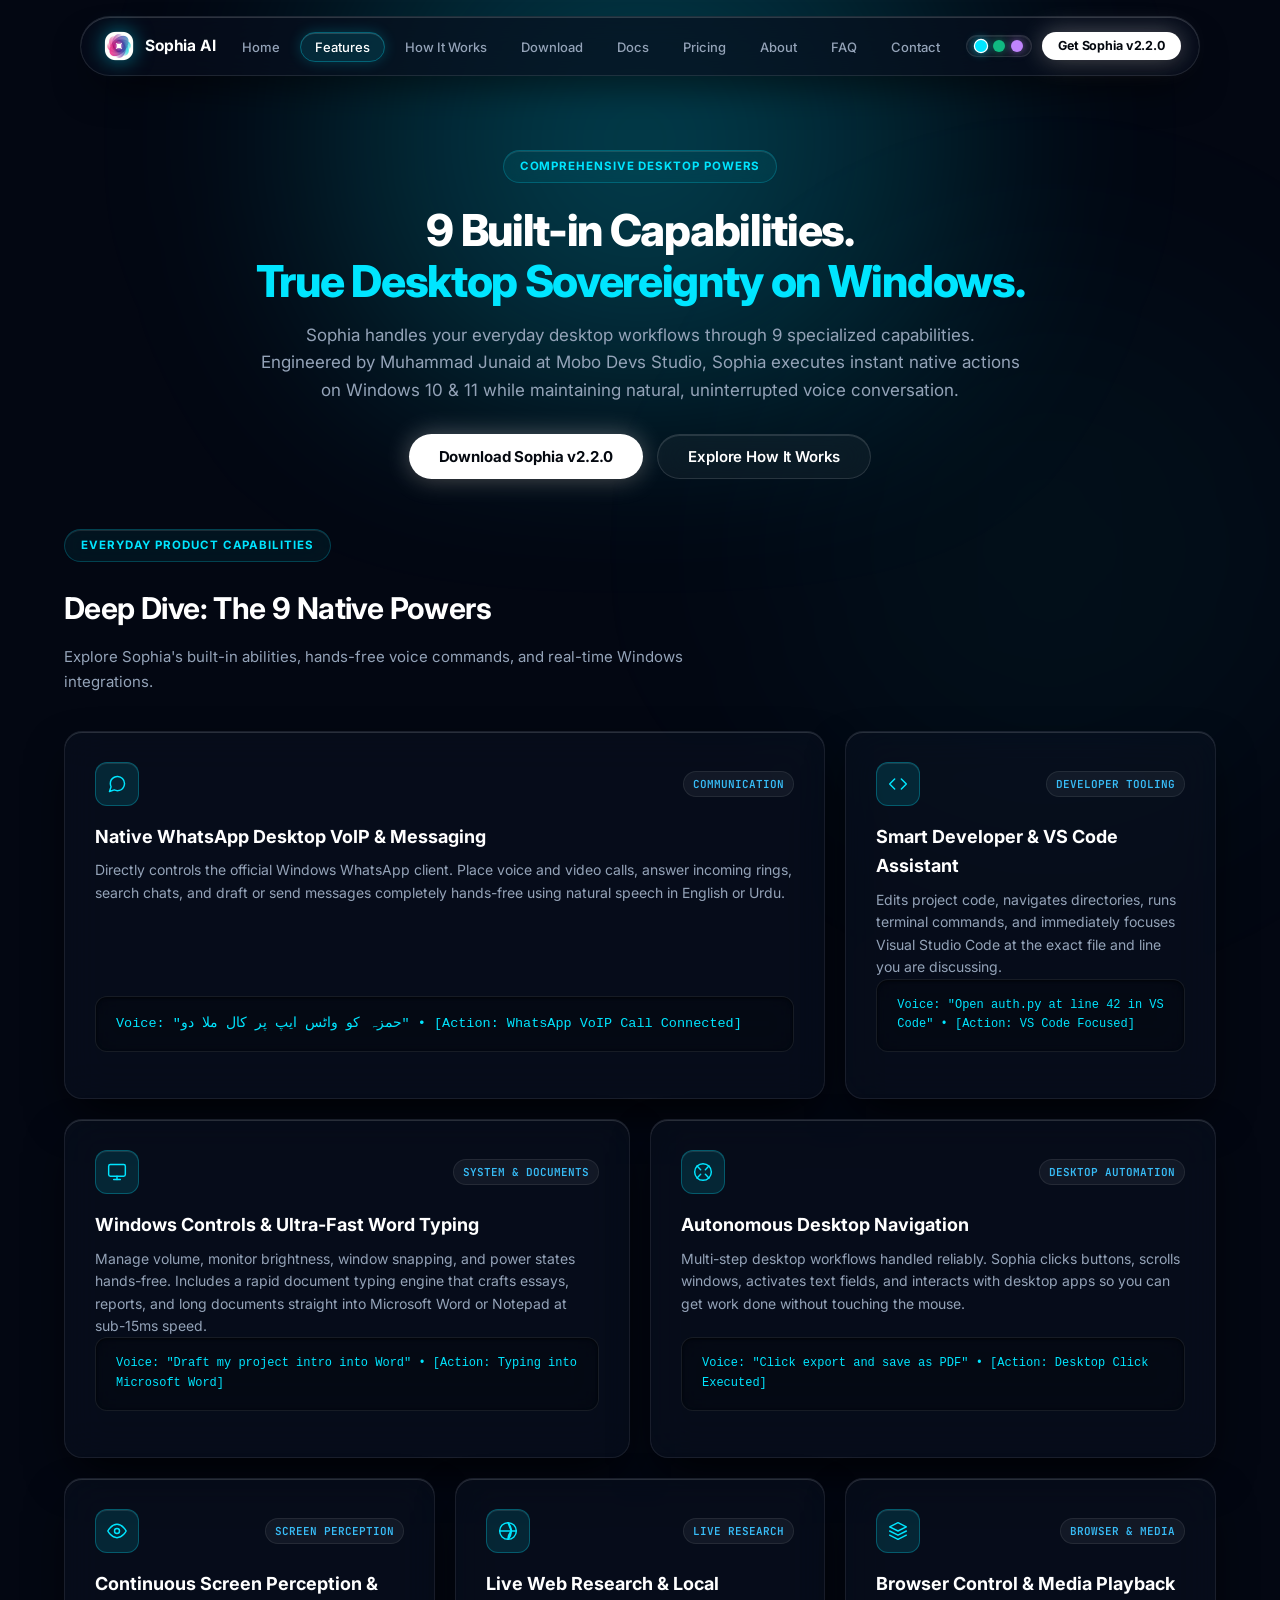
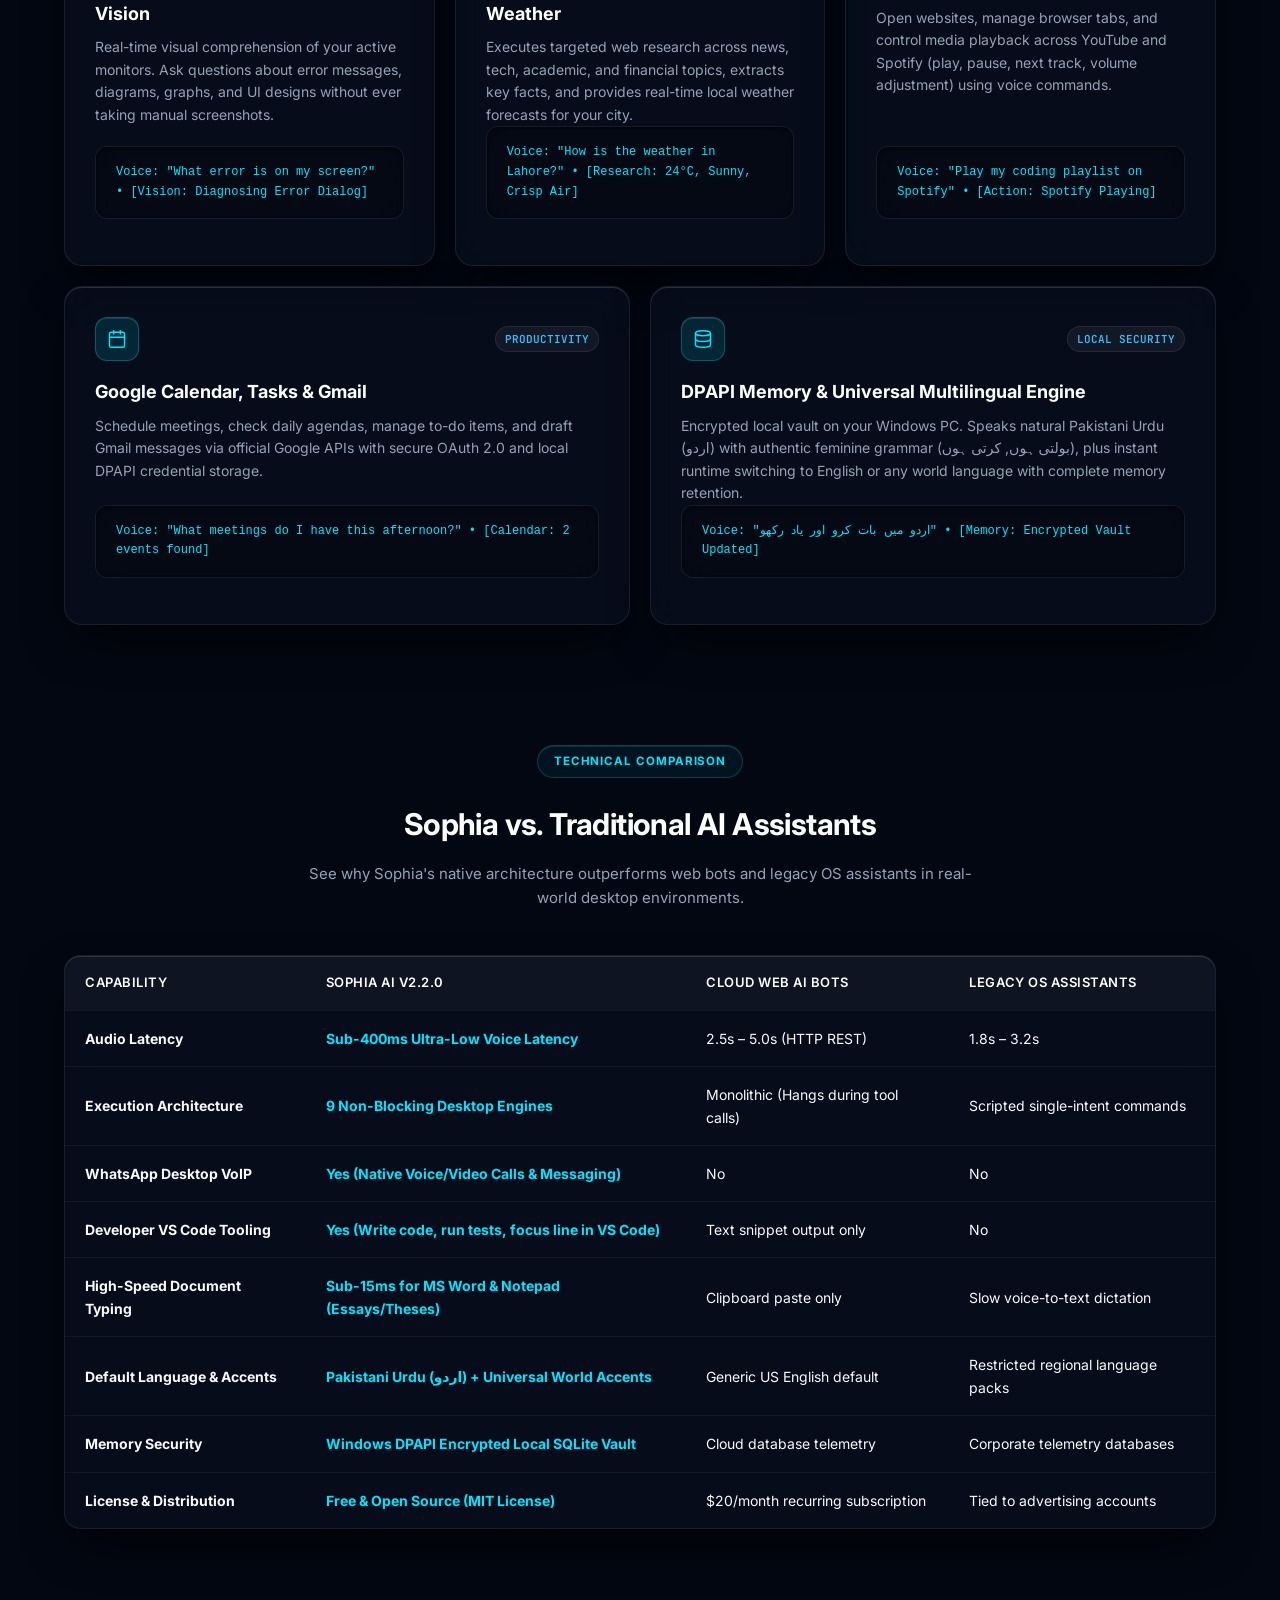
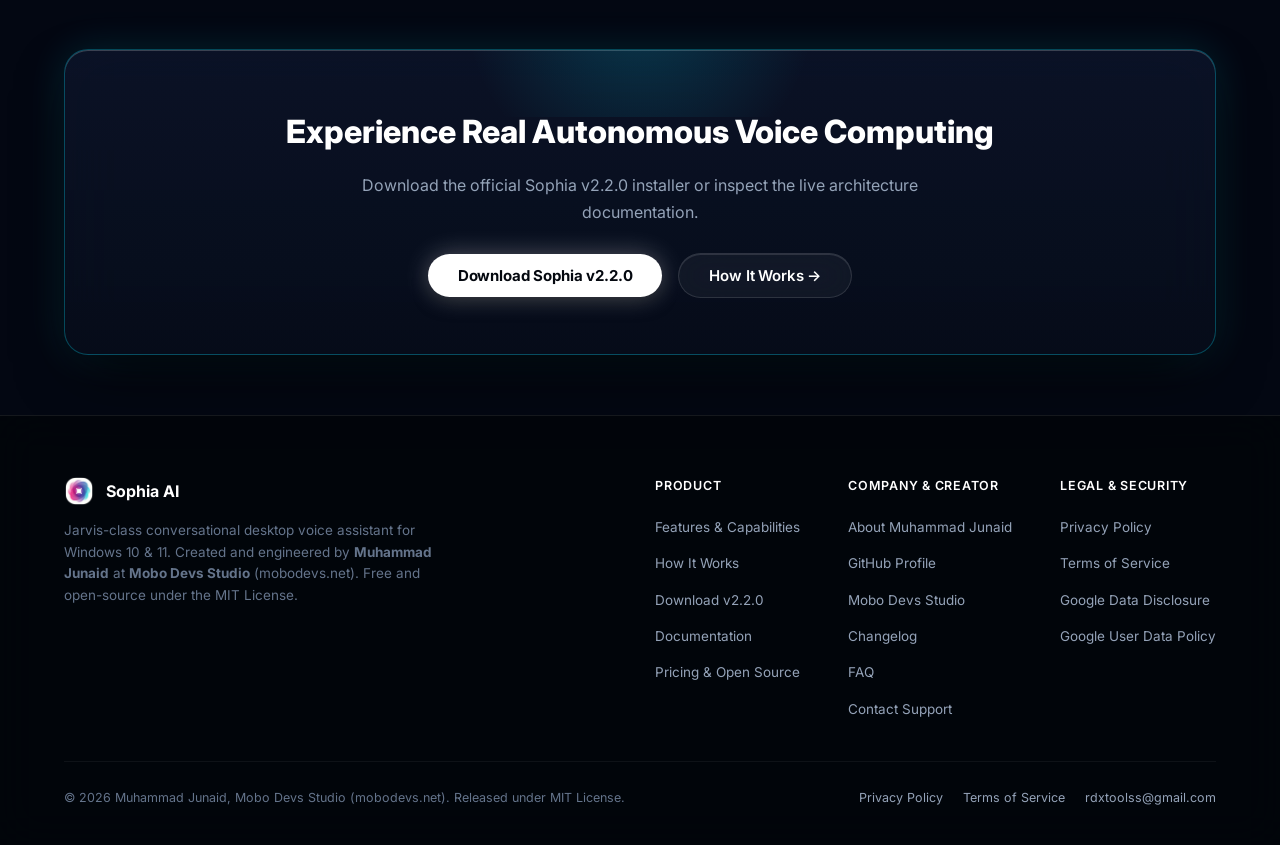
<file: features.html>
<!DOCTYPE html>
<html lang="en">
<head>
  <meta charset="UTF-8">
  <meta name="viewport" content="width=device-width, initial-scale=1.0">
  <title>Features & Capabilities — Sophia AI Voice Assistant</title>
  <meta name="description" content="Explore Sophia AI's 9 built-in capabilities: WhatsApp VoIP & messaging, VS Code developer assistant, high-speed Word document typing engine, continuous vision, and DPAPI-encrypted memory.">
  <link rel="icon" type="image/png" href="icon.png">
  <link rel="preconnect" href="https://fonts.googleapis.com">
  <link rel="preconnect" href="https://fonts.gstatic.com" crossorigin>
  <link href="https://fonts.googleapis.com/css2?family=Inter:wght@400;500;600;700;800&family=JetBrains+Mono:wght@500;700&display=swap" rel="stylesheet">
  <link rel="stylesheet" href="styles.css">
</head>
<body>

  <!-- Navigation -->
  <header class="header-wrapper">
    <nav class="navbar">
      <a href="index.html" class="nav-brand">
        <img src="logo.png" alt="Sophia AI Logo" class="nav-logo">
        <span class="brand-title">Sophia AI</span>
      </a>
      <ul class="nav-links">
        <li><a href="index.html">Home</a></li>
        <li><a href="features.html" class="active">Features</a></li>
        <li><a href="how-it-works.html">How It Works</a></li>
        <li><a href="download.html">Download</a></li>
        <li><a href="docs.html">Docs</a></li>
        <li><a href="pricing.html">Pricing</a></li>
        <li><a href="about.html">About</a></li>
        <li><a href="faq.html">FAQ</a></li>
        <li><a href="contact.html">Contact</a></li>
      </ul>
      <div class="nav-actions">
        <div class="theme-switcher" title="Switch Sci-Fi Accent Theme">
          <button class="theme-dot theme-cyan active" data-theme="cyan" aria-label="Cyber Cyan Accent"></button>
          <button class="theme-dot theme-emerald" data-theme="emerald" aria-label="Emerald Matrix Accent"></button>
          <button class="theme-dot theme-violet" data-theme="violet" aria-label="Neon Violet Accent"></button>
        </div>
        <a href="download.html" class="btn btn-primary btn-sm">Get Sophia v2.2.0</a>
        <button class="mobile-toggle" aria-label="Toggle navigation" aria-expanded="false">
          <svg class="svg-icon" viewBox="0 0 24 24"><path d="M4 6h16M4 12h16M4 18h16"/></svg>
        </button>
      </div>
    </nav>
  </header>

  <!-- Mobile Drawer -->
  <div class="mobile-drawer">
    <a href="index.html">Home</a>
    <a href="features.html" class="active">Features</a>
    <a href="how-it-works.html">How It Works</a>
    <a href="download.html">Download</a>
    <a href="docs.html">Docs</a>
    <a href="pricing.html">Pricing</a>
    <a href="about.html">About</a>
    <a href="faq.html">FAQ</a>
    <a href="contact.html">Contact</a>
    <a href="privacy.html">Privacy Policy</a>
    <a href="terms.html">Terms of Service</a>
  </div>

  <main class="container">
    <!-- Page Header -->
    <section class="page-header">
      <div class="page-badge">Comprehensive Desktop Powers</div>
      <h1 class="page-title">
        9 Built-in Capabilities.<br><span>True Desktop Sovereignty on Windows.</span>
      </h1>
      <p class="page-subtitle">
        Sophia handles your everyday desktop workflows through 9 specialized capabilities. Engineered by Muhammad Junaid at Mobo Devs Studio, Sophia executes instant native actions on Windows 10 & 11 while maintaining natural, uninterrupted voice conversation.
      </p>
      <div style="display: flex; gap: 14px; justify-content: center; flex-wrap: wrap;">
        <a href="download.html" class="btn btn-primary btn-lg">Download Sophia v2.2.0</a>
        <a href="how-it-works.html" class="btn btn-secondary btn-lg">Explore How It Works</a>
      </div>
    </section>

    <!-- Asymmetric Bento Grid Section for the 9 Capabilities -->
    <section class="section" style="padding-top: 10px;">
      <div class="section-head" style="text-align: left; margin-bottom: 24px;">
        <span class="page-badge">Everyday Product Capabilities</span>
        <h2 class="section-title">Deep Dive: The 9 Native Powers</h2>
        <p class="section-desc" style="margin: 0;">
          Explore Sophia's built-in abilities, hands-free voice commands, and real-time Windows integrations.
        </p>
      </div>

      <div class="bento-grid">
        <!-- 1. WhatsApp Desktop Calling & Messaging (Span 8) -->
        <div class="bento-card bento-col-8">
          <div class="bento-card-header">
            <div class="bento-icon-wrapper">
              <svg class="svg-icon" viewBox="0 0 24 24"><path d="M21 11.5a8.38 8.38 0 0 1-.9 3.8 8.5 8.5 0 0 1-7.6 4.7 8.38 8.38 0 0 1-3.8-.9L3 21l1.9-5.7a8.38 8.38 0 0 1-.9-3.8 8.5 8.5 0 0 1 4.7-7.6 8.38 8.38 0 0 1 3.8-.9h.5a8.48 8.48 0 0 1 8 8v.5z"/></svg>
            </div>
            <span class="card-tag">COMMUNICATION</span>
          </div>
          <h3 class="bento-title">Native WhatsApp Desktop VoIP & Messaging</h3>
          <p class="bento-desc">
            Directly controls the official Windows WhatsApp client. Place voice and video calls, answer incoming rings, search chats, and draft or send messages completely hands-free using natural speech in English or Urdu.
          </p>
          <div class="code-box" style="margin-top: auto;">
            <code>Voice: "حمزہ کو واٹس ایپ پر کال ملا دو" • [Action: WhatsApp VoIP Call Connected]</code>
          </div>
        </div>

        <!-- 2. Developer Assistant (Span 4) -->
        <div class="bento-card bento-col-4">
          <div class="bento-card-header">
            <div class="bento-icon-wrapper">
              <svg class="svg-icon" viewBox="0 0 24 24"><polyline points="16 18 22 12 16 6"/><polyline points="8 6 2 12 8 18"/></svg>
            </div>
            <span class="card-tag">DEVELOPER TOOLING</span>
          </div>
          <h3 class="bento-title">Smart Developer & VS Code Assistant</h3>
          <p class="bento-desc">
            Edits project code, navigates directories, runs terminal commands, and immediately focuses Visual Studio Code at the exact file and line you are discussing.
          </p>
          <div class="code-box" style="margin-top: auto; font-size: 12px;">
            <code>Voice: "Open auth.py at line 42 in VS Code" • [Action: VS Code Focused]</code>
          </div>
        </div>

        <!-- 3. Windows System Commander & Typing Engine (Span 6) -->
        <div class="bento-card bento-col-6">
          <div class="bento-card-header">
            <div class="bento-icon-wrapper">
              <svg class="svg-icon" viewBox="0 0 24 24"><rect x="2" y="3" width="20" height="14" rx="2" ry="2"/><line x1="8" y1="21" x2="16" y2="21"/><line x1="12" y1="17" x2="12" y2="21"/></svg>
            </div>
            <span class="card-tag">SYSTEM & DOCUMENTS</span>
          </div>
          <h3 class="bento-title">Windows Controls & Ultra-Fast Word Typing</h3>
          <p class="bento-desc">
            Manage volume, monitor brightness, window snapping, and power states hands-free. Includes a rapid document typing engine that crafts essays, reports, and long documents straight into Microsoft Word or Notepad at sub-15ms speed.
          </p>
          <div class="code-box" style="margin-top: auto; font-size: 12px;">
            <code>Voice: "Draft my project intro into Word" • [Action: Typing into Microsoft Word]</code>
          </div>
        </div>

        <!-- 4. Autonomous Computer Use (Span 6) -->
        <div class="bento-card bento-col-6">
          <div class="bento-card-header">
            <div class="bento-icon-wrapper">
              <svg class="svg-icon" viewBox="0 0 24 24"><circle cx="12" cy="12" r="10"/><path d="m4.93 4.93 4.24 4.24"/><path d="m14.83 9.17 4.24-4.24"/><path d="m14.83 14.83 4.24 4.24"/><path d="m9.17 14.83-4.24 4.24"/></svg>
            </div>
            <span class="card-tag">DESKTOP AUTOMATION</span>
          </div>
          <h3 class="bento-title">Autonomous Desktop Navigation</h3>
          <p class="bento-desc">
            Multi-step desktop workflows handled reliably. Sophia clicks buttons, scrolls windows, activates text fields, and interacts with desktop apps so you can get work done without touching the mouse.
          </p>
          <div class="code-box" style="margin-top: auto; font-size: 12px;">
            <code>Voice: "Click export and save as PDF" • [Action: Desktop Click Executed]</code>
          </div>
        </div>

        <!-- 5. Vision Intelligence (Span 4) -->
        <div class="bento-card bento-col-4">
          <div class="bento-card-header">
            <div class="bento-icon-wrapper">
              <svg class="svg-icon" viewBox="0 0 24 24"><path d="M1 12s4-8 11-8 11 8 11 8-4 8-11 8-11-8-11-8z"/><circle cx="12" cy="12" r="3"/></svg>
            </div>
            <span class="card-tag">SCREEN PERCEPTION</span>
          </div>
          <h3 class="bento-title">Continuous Screen Perception & Vision</h3>
          <p class="bento-desc">
            Real-time visual comprehension of your active monitors. Ask questions about error messages, diagrams, graphs, and UI designs without ever taking manual screenshots.
          </p>
          <div class="code-box" style="margin-top: auto; font-size: 12px;">
            <code>Voice: "What error is on my screen?" • [Vision: Diagnosing Error Dialog]</code>
          </div>
        </div>

        <!-- 6. Real-Time Web Research & Weather (Span 4) -->
        <div class="bento-card bento-col-4">
          <div class="bento-card-header">
            <div class="bento-icon-wrapper">
              <svg class="svg-icon" viewBox="0 0 24 24"><circle cx="12" cy="12" r="10"/><line x1="2" y1="12" x2="22" y2="12"/><path d="M12 2a15.3 15.3 0 0 1 4 10 15.3 15.3 0 0 1-4 10 15.3 15.3 0 0 1 4-10z"/></svg>
            </div>
            <span class="card-tag">LIVE RESEARCH</span>
          </div>
          <h3 class="bento-title">Live Web Research & Local Weather</h3>
          <p class="bento-desc">
            Executes targeted web research across news, tech, academic, and financial topics, extracts key facts, and provides real-time local weather forecasts for your city.
          </p>
          <div class="code-box" style="margin-top: auto; font-size: 12px;">
            <code>Voice: "How is the weather in Lahore?" • [Research: 24°C, Sunny, Crisp Air]</code>
          </div>
        </div>

        <!-- 7. Browser Automation (Span 4) -->
        <div class="bento-card bento-col-4">
          <div class="bento-card-header">
            <div class="bento-icon-wrapper">
              <svg class="svg-icon" viewBox="0 0 24 24"><polygon points="12 2 2 7 12 12 22 7 12 2"/><polyline points="2 17 12 22 22 17"/><polyline points="2 12 12 17 22 12"/></svg>
            </div>
            <span class="card-tag">BROWSER & MEDIA</span>
          </div>
          <h3 class="bento-title">Browser Control & Media Playback</h3>
          <p class="bento-desc">
            Open websites, manage browser tabs, and control media playback across YouTube and Spotify (play, pause, next track, volume adjustment) using voice commands.
          </p>
          <div class="code-box" style="margin-top: auto; font-size: 12px;">
            <code>Voice: "Play my coding playlist on Spotify" • [Action: Spotify Playing]</code>
          </div>
        </div>

        <!-- 8. Google Workspace Integration (Span 6) -->
        <div class="bento-card bento-col-6">
          <div class="bento-card-header">
            <div class="bento-icon-wrapper">
              <svg class="svg-icon" viewBox="0 0 24 24"><rect x="3" y="4" width="18" height="18" rx="2" ry="2"/><line x1="16" y1="2" x2="16" y2="6"/><line x1="8" y1="2" x2="8" y2="6"/><line x1="3" y1="10" x2="21" y2="10"/></svg>
            </div>
            <span class="card-tag">PRODUCTIVITY</span>
          </div>
          <h3 class="bento-title">Google Calendar, Tasks & Gmail</h3>
          <p class="bento-desc">
            Schedule meetings, check daily agendas, manage to-do items, and draft Gmail messages via official Google APIs with secure OAuth 2.0 and local DPAPI credential storage.
          </p>
          <div class="code-box" style="margin-top: auto; font-size: 12px;">
            <code>Voice: "What meetings do I have this afternoon?" • [Calendar: 2 events found]</code>
          </div>
        </div>

        <!-- 9. Persistent Memory & Multilingual Engine (Span 6) -->
        <div class="bento-card bento-col-6">
          <div class="bento-card-header">
            <div class="bento-icon-wrapper">
              <svg class="svg-icon" viewBox="0 0 24 24"><ellipse cx="12" cy="5" rx="9" ry="3"/><path d="M21 12c0 1.66-4 3-9 3s-9-1.34-9-3"/><path d="M3 5v14c0 1.66 4 3 9 3s9-1.34 9-3V5"/></svg>
            </div>
            <span class="card-tag">LOCAL SECURITY</span>
          </div>
          <h3 class="bento-title">DPAPI Memory & Universal Multilingual Engine</h3>
          <p class="bento-desc">
            Encrypted local vault on your Windows PC. Speaks natural Pakistani Urdu (اردو) with authentic feminine grammar (بولتی ہوں, کرتی ہوں), plus instant runtime switching to English or any world language with complete memory retention.
          </p>
          <div class="code-box" style="margin-top: auto; font-size: 12px;">
            <code>Voice: "اردو میں بات کرو اور یاد رکھو" • [Memory: Encrypted Vault Updated]</code>
          </div>
        </div>
      </div>
    </section>

    <!-- Technical Comparison Matrix -->
    <section class="section">
      <div class="section-head">
        <span class="page-badge">Technical Comparison</span>
        <h2 class="section-title">Sophia vs. Traditional AI Assistants</h2>
        <p class="section-desc">
          See why Sophia's native architecture outperforms web bots and legacy OS assistants in real-world desktop environments.
        </p>
      </div>

      <div class="table-responsive">
        <table class="table-custom">
          <thead>
            <tr>
              <th>Capability</th>
              <th>Sophia AI v2.2.0</th>
              <th>Cloud Web AI Bots</th>
              <th>Legacy OS Assistants</th>
            </tr>
          </thead>
          <tbody>
            <tr>
              <td><strong>Audio Latency</strong></td>
              <td style="color: var(--accent-cyan); font-weight: 700;">Sub-400ms Ultra-Low Voice Latency</td>
              <td>2.5s – 5.0s (HTTP REST)</td>
              <td>1.8s – 3.2s</td>
            </tr>
            <tr>
              <td><strong>Execution Architecture</strong></td>
              <td style="color: var(--accent-cyan); font-weight: 700;">9 Non-Blocking Desktop Engines</td>
              <td>Monolithic (Hangs during tool calls)</td>
              <td>Scripted single-intent commands</td>
            </tr>
            <tr>
              <td><strong>WhatsApp Desktop VoIP</strong></td>
              <td style="color: var(--accent-cyan); font-weight: 700;">Yes (Native Voice/Video Calls & Messaging)</td>
              <td>No</td>
              <td>No</td>
            </tr>
            <tr>
              <td><strong>Developer VS Code Tooling</strong></td>
              <td style="color: var(--accent-cyan); font-weight: 700;">Yes (Write code, run tests, focus line in VS Code)</td>
              <td>Text snippet output only</td>
              <td>No</td>
            </tr>
            <tr>
              <td><strong>High-Speed Document Typing</strong></td>
              <td style="color: var(--accent-cyan); font-weight: 700;">Sub-15ms for MS Word & Notepad (Essays/Theses)</td>
              <td>Clipboard paste only</td>
              <td>Slow voice-to-text dictation</td>
            </tr>
            <tr>
              <td><strong>Default Language & Accents</strong></td>
              <td style="color: var(--accent-cyan); font-weight: 700;">Pakistani Urdu (اردو) + Universal World Accents</td>
              <td>Generic US English default</td>
              <td>Restricted regional language packs</td>
            </tr>
            <tr>
              <td><strong>Memory Security</strong></td>
              <td style="color: var(--accent-cyan); font-weight: 700;">Windows DPAPI Encrypted Local SQLite Vault</td>
              <td>Cloud database telemetry</td>
              <td>Corporate telemetry databases</td>
            </tr>
            <tr>
              <td><strong>License & Distribution</strong></td>
              <td style="color: var(--accent-cyan); font-weight: 700;">Free & Open Source (MIT License)</td>
              <td>$20/month recurring subscription</td>
              <td>Tied to advertising accounts</td>
            </tr>
          </tbody>
        </table>
      </div>
    </section>

    <!-- CTA Banner -->
    <section class="cta-banner">
      <h2>Experience Real Autonomous Voice Computing</h2>
      <p>
        Download the official Sophia v2.2.0 installer or inspect the live architecture documentation.
      </p>
      <div class="cta-actions">
        <a href="download.html" class="btn btn-primary btn-lg">Download Sophia v2.2.0</a>
        <a href="how-it-works.html" class="btn btn-secondary btn-lg">How It Works &rarr;</a>
      </div>
    </section>
  </main>

  <!-- Footer -->
  <footer class="footer">
    <div class="container">
      <div class="footer-content">
        <div class="footer-brand">
          <div class="footer-logo-row">
            <img src="logo.png" alt="Sophia Logo" style="width: 30px; height: 30px; object-fit: contain;">
            <span style="font-weight: 700; color: #ffffff; font-size: 16px;">Sophia AI</span>
          </div>
          <p class="footer-desc">
            Jarvis-class conversational desktop voice assistant for Windows 10 & 11. Created and engineered by <strong>Muhammad Junaid</strong> at <strong>Mobo Devs Studio</strong> (mobodevs.net). Free and open-source under the MIT License.
          </p>
        </div>

        <div class="footer-links-group">
          <div class="footer-col">
            <h5>Product</h5>
            <ul>
              <li><a href="features.html">Features & Capabilities</a></li>
              <li><a href="how-it-works.html">How It Works</a></li>
              <li><a href="download.html">Download v2.2.0</a></li>
              <li><a href="docs.html">Documentation</a></li>
              <li><a href="pricing.html">Pricing & Open Source</a></li>
            </ul>
          </div>

          <div class="footer-col">
            <h5>Company & Creator</h5>
            <ul>
              <li><a href="about.html">About Muhammad Junaid</a></li>
              <li><a href="https://github.com/rdxtoolss-glitch" target="_blank" rel="noopener noreferrer">GitHub Profile</a></li>
              <li><a href="https://mobodevs.net" target="_blank" rel="noopener noreferrer">Mobo Devs Studio</a></li>
              <li><a href="changelog.html">Changelog</a></li>
              <li><a href="faq.html">FAQ</a></li>
              <li><a href="contact.html">Contact Support</a></li>
            </ul>
          </div>

          <div class="footer-col">
            <h5>Legal & Security</h5>
            <ul>
              <li><a href="privacy.html">Privacy Policy</a></li>
              <li><a href="terms.html">Terms of Service</a></li>
              <li><a href="index.html#google-data">Google Data Disclosure</a></li>
              <li><a href="https://developers.google.com/terms/api-services-user-data-policy" target="_blank" rel="noopener noreferrer">Google User Data Policy</a></li>
            </ul>
          </div>
        </div>
      </div>

      <div class="footer-bottom">
        <div>© 2026 Muhammad Junaid, Mobo Devs Studio (mobodevs.net). Released under MIT License.</div>
        <div style="display: flex; gap: 20px;">
          <a href="privacy.html">Privacy Policy</a>
          <a href="terms.html">Terms of Service</a>
          <a href="mailto:rdxtoolss@gmail.com">rdxtoolss@gmail.com</a>
        </div>
      </div>
    </div>
  </footer>

  <script src="app.js"></script>
</body>
</html>
</file>
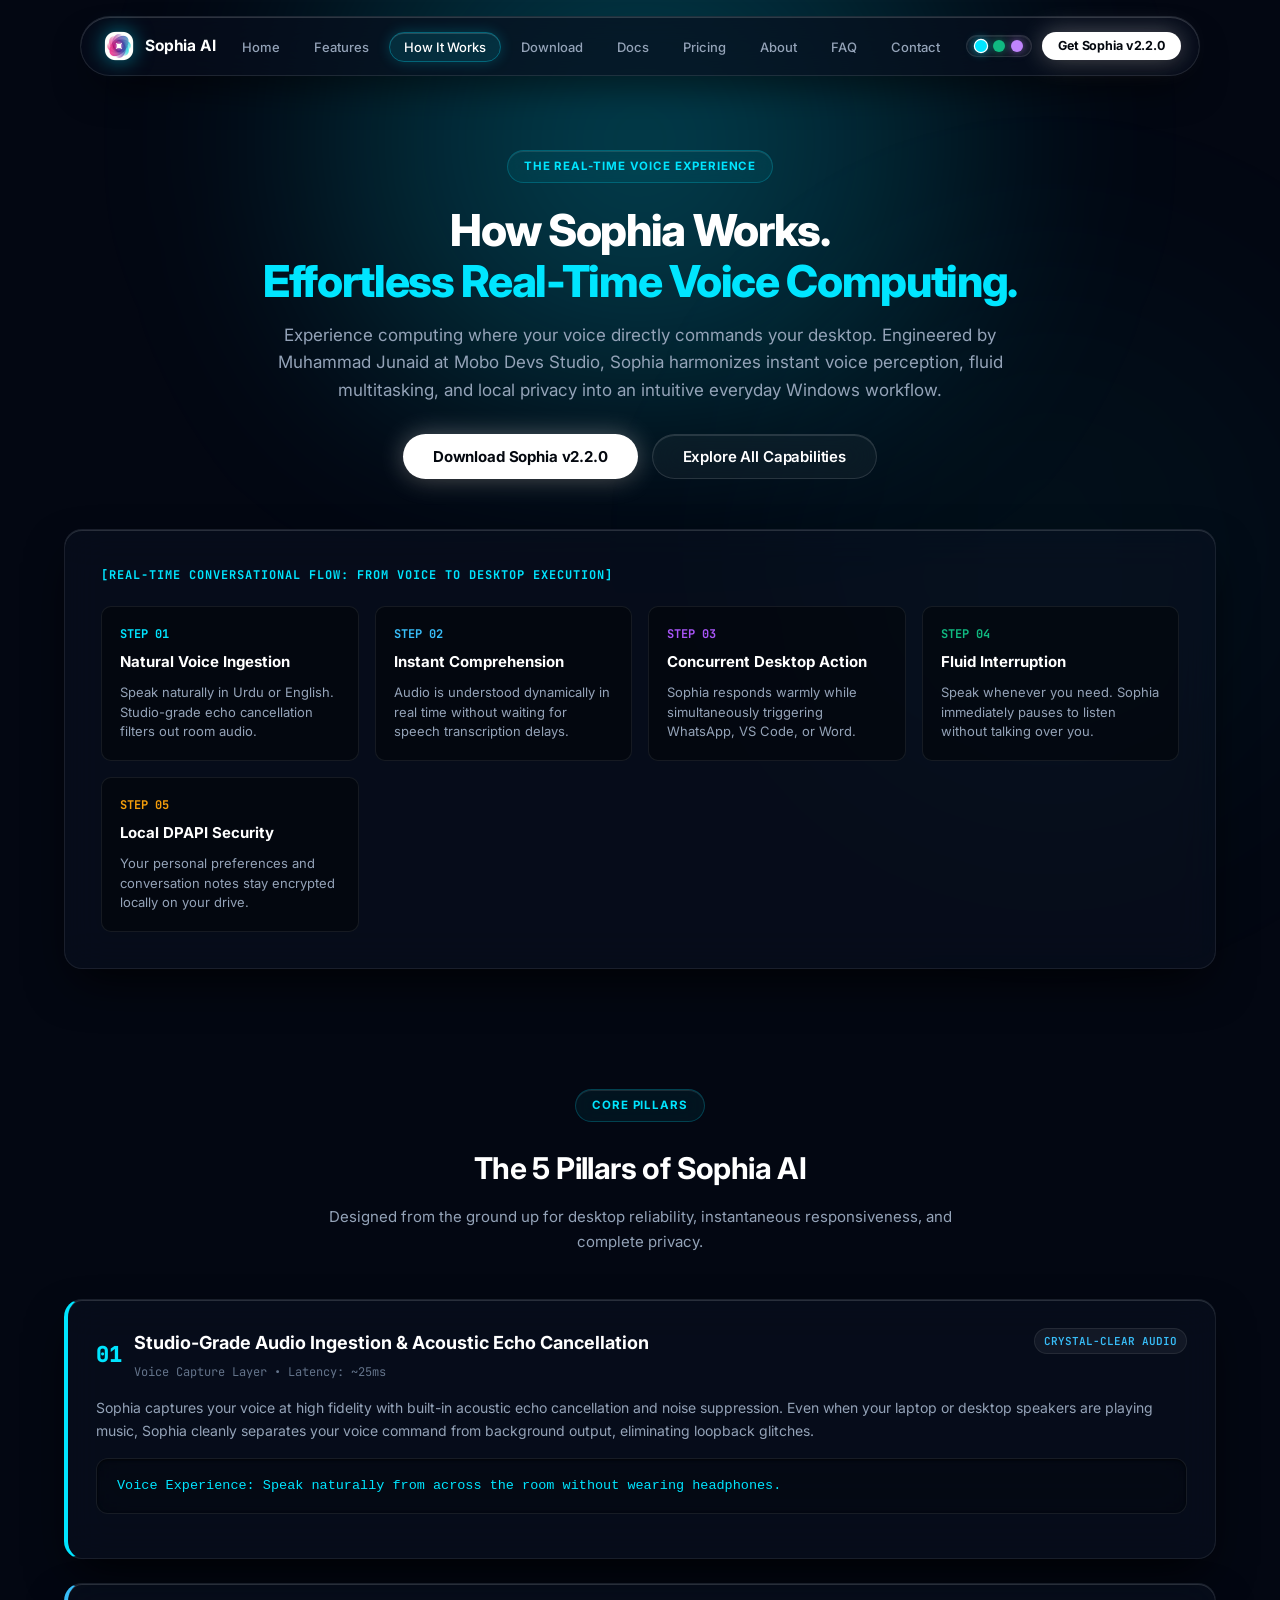
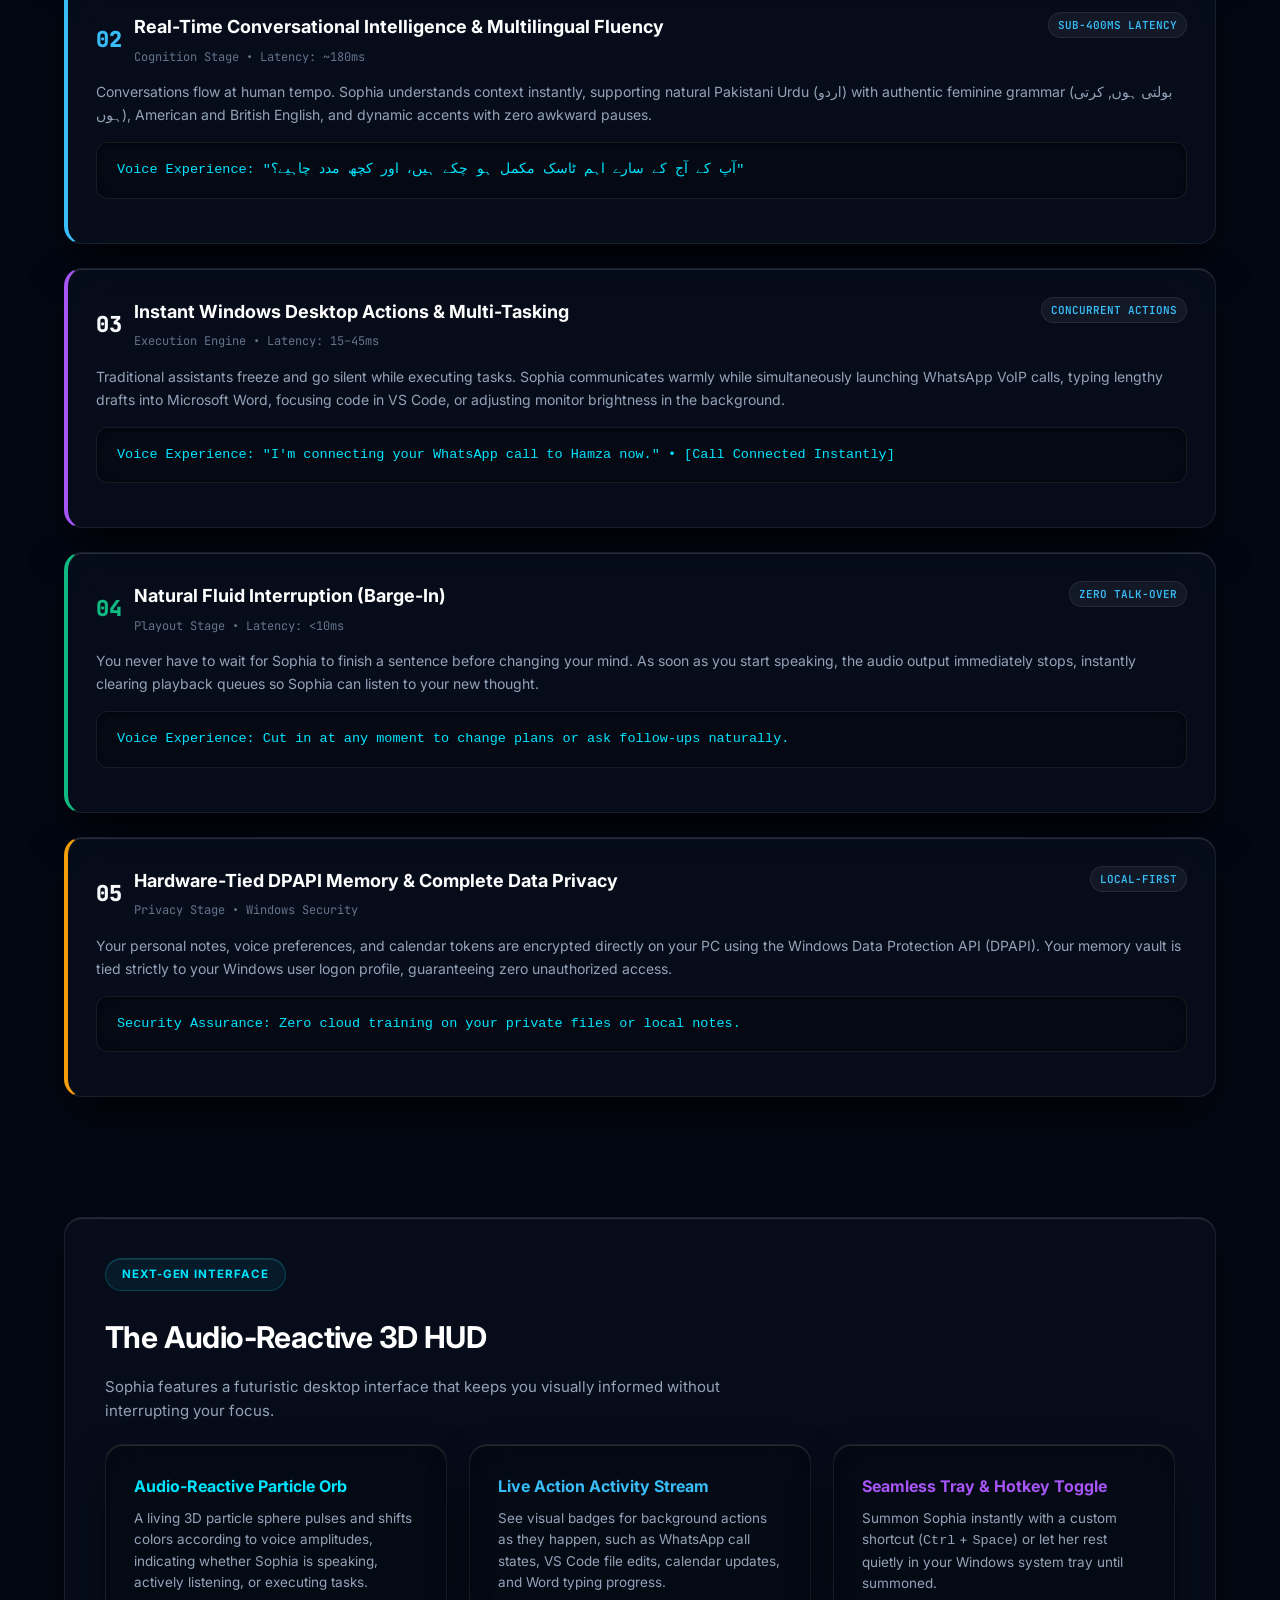
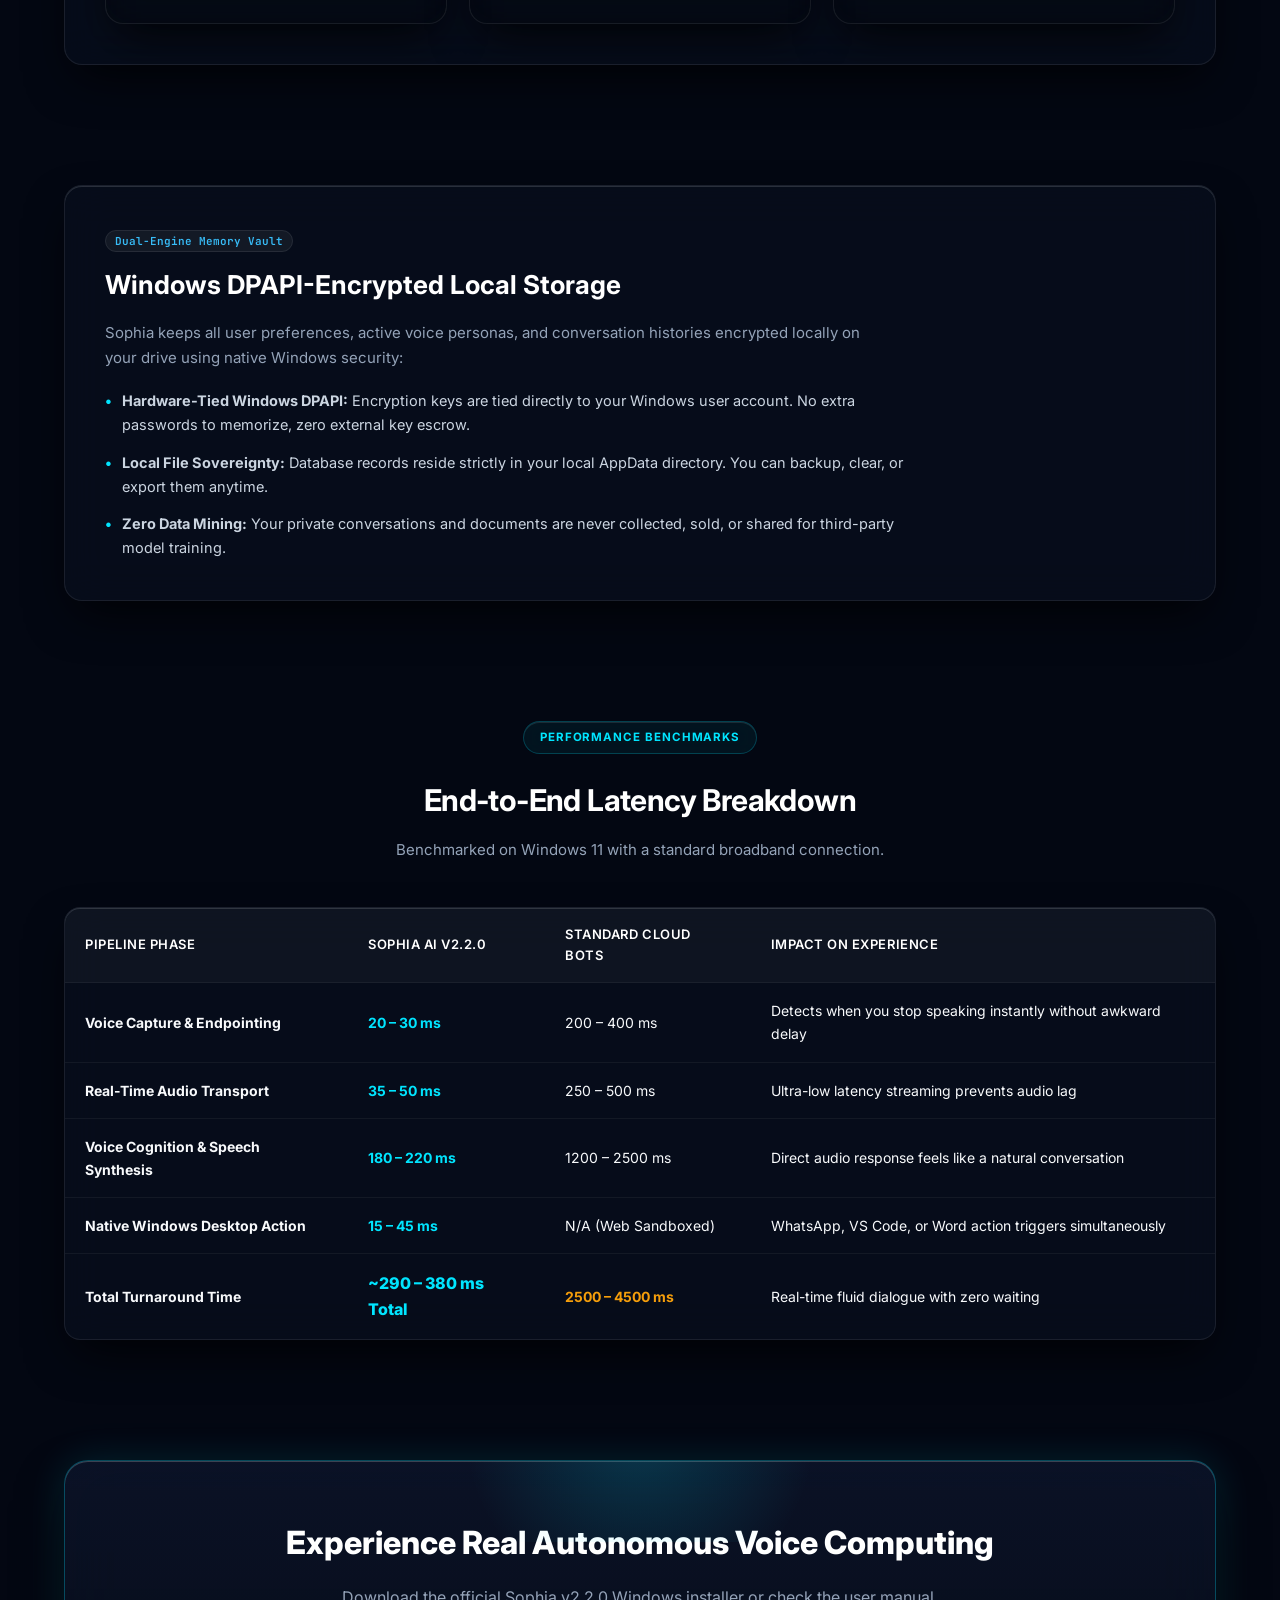
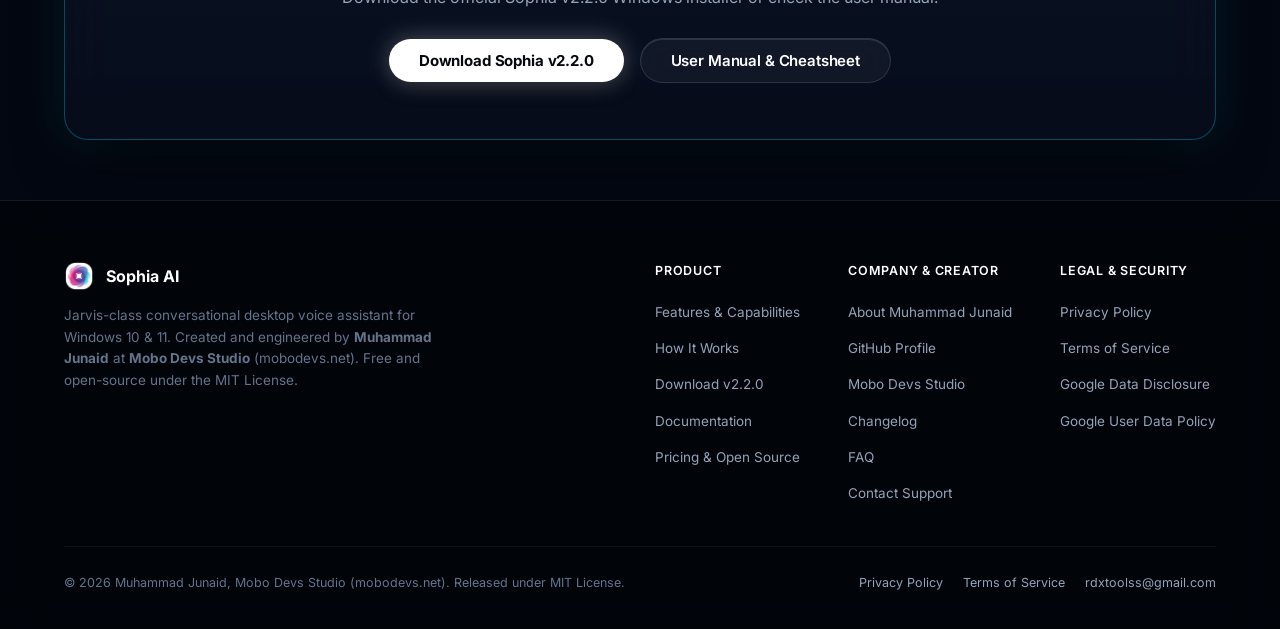
<file: how-it-works.html>
<!DOCTYPE html>
<html lang="en">
<head>
  <meta charset="UTF-8">
  <meta name="viewport" content="width=device-width, initial-scale=1.0">
  <title>How It Works — The Real-Time Voice Experience | Sophia AI</title>
  <meta name="description" content="Discover how Sophia AI delivers effortless real-time voice computing on Windows 10 & 11: from high-fidelity voice capture and natural understanding to instant desktop action and local privacy.">
  <link rel="icon" type="image/png" href="icon.png">
  <link rel="preconnect" href="https://fonts.googleapis.com">
  <link rel="preconnect" href="https://fonts.gstatic.com" crossorigin>
  <link href="https://fonts.googleapis.com/css2?family=Inter:wght@400;500;600;700;800&family=JetBrains+Mono:wght@500;700&display=swap" rel="stylesheet">
  <link rel="stylesheet" href="styles.css">
</head>
<body>

  <!-- Navigation -->
  <header class="header-wrapper">
    <nav class="navbar">
      <a href="index.html" class="nav-brand">
        <img src="logo.png" alt="Sophia AI Logo" class="nav-logo">
        <span class="brand-title">Sophia AI</span>
      </a>
      <ul class="nav-links">
        <li><a href="index.html">Home</a></li>
        <li><a href="features.html">Features</a></li>
        <li><a href="how-it-works.html" class="active">How It Works</a></li>
        <li><a href="download.html">Download</a></li>
        <li><a href="docs.html">Docs</a></li>
        <li><a href="pricing.html">Pricing</a></li>
        <li><a href="about.html">About</a></li>
        <li><a href="faq.html">FAQ</a></li>
        <li><a href="contact.html">Contact</a></li>
      </ul>
      <div class="nav-actions">
        <div class="theme-switcher" title="Switch Sci-Fi Accent Theme">
          <button class="theme-dot theme-cyan active" data-theme="cyan" aria-label="Cyber Cyan Accent"></button>
          <button class="theme-dot theme-emerald" data-theme="emerald" aria-label="Emerald Matrix Accent"></button>
          <button class="theme-dot theme-violet" data-theme="violet" aria-label="Neon Violet Accent"></button>
        </div>
        <a href="download.html" class="btn btn-primary btn-sm">Get Sophia v2.2.0</a>
        <button class="mobile-toggle" aria-label="Toggle navigation" aria-expanded="false">
          <svg class="svg-icon" viewBox="0 0 24 24"><path d="M4 6h16M4 12h16M4 18h16"/></svg>
        </button>
      </div>
    </nav>
  </header>

  <!-- Mobile Drawer -->
  <div class="mobile-drawer">
    <a href="index.html">Home</a>
    <a href="features.html">Features</a>
    <a href="how-it-works.html" class="active">How It Works</a>
    <a href="download.html">Download</a>
    <a href="docs.html">Docs</a>
    <a href="pricing.html">Pricing</a>
    <a href="about.html">About</a>
    <a href="faq.html">FAQ</a>
    <a href="contact.html">Contact</a>
    <a href="privacy.html">Privacy Policy</a>
    <a href="terms.html">Terms of Service</a>
  </div>

  <main class="container">
    <!-- Header -->
    <section class="page-header">
      <div class="page-badge">The Real-Time Voice Experience</div>
      <h1 class="page-title">
        How Sophia Works.<br><span>Effortless Real-Time Voice Computing.</span>
      </h1>
      <p class="page-subtitle">
        Experience computing where your voice directly commands your desktop. Engineered by Muhammad Junaid at Mobo Devs Studio, Sophia harmonizes instant voice perception, fluid multitasking, and local privacy into an intuitive everyday Windows workflow.
      </p>
      <div style="display: flex; gap: 14px; justify-content: center; flex-wrap: wrap;">
        <a href="download.html" class="btn btn-primary btn-lg">Download Sophia v2.2.0</a>
        <a href="features.html" class="btn btn-secondary btn-lg">Explore All Capabilities</a>
      </div>
    </section>

    <!-- Visual Journey Flowchart -->
    <section class="section" style="padding-top: 10px;">
      <div class="card" style="padding: 36px;">
        <div style="font-family: var(--font-mono); font-size: 12px; color: var(--accent-cyan); margin-bottom: 20px; text-transform: uppercase; font-weight: 700; letter-spacing: 1px;">
          [Real-Time Conversational Flow: From Voice to Desktop Execution]
        </div>
        
        <div class="cards-grid" style="grid-template-columns: repeat(auto-fit, minmax(210px, 1fr)); gap: 16px;">
          <div style="background: rgba(0,0,0,0.4); border: 1px solid var(--card-border); border-radius: 10px; padding: 18px;">
            <div style="font-family: var(--font-mono); font-size: 12px; color: var(--accent-cyan); margin-bottom: 6px; font-weight: 700;">STEP 01</div>
            <h4 style="color: #fff; font-size: 15px; margin-bottom: 8px;">Natural Voice Ingestion</h4>
            <p style="color: var(--text-muted); font-size: 13px; line-height: 1.5; margin: 0;">Speak naturally in Urdu or English. Studio-grade echo cancellation filters out room audio.</p>
          </div>

          <div style="background: rgba(0,0,0,0.4); border: 1px solid var(--card-border); border-radius: 10px; padding: 18px;">
            <div style="font-family: var(--font-mono); font-size: 12px; color: var(--accent-sky); margin-bottom: 6px; font-weight: 700;">STEP 02</div>
            <h4 style="color: #fff; font-size: 15px; margin-bottom: 8px;">Instant Comprehension</h4>
            <p style="color: var(--text-muted); font-size: 13px; line-height: 1.5; margin: 0;">Audio is understood dynamically in real time without waiting for speech transcription delays.</p>
          </div>

          <div style="background: rgba(0,0,0,0.4); border: 1px solid var(--card-border); border-radius: 10px; padding: 18px;">
            <div style="font-family: var(--font-mono); font-size: 12px; color: #a855f7; margin-bottom: 6px; font-weight: 700;">STEP 03</div>
            <h4 style="color: #fff; font-size: 15px; margin-bottom: 8px;">Concurrent Desktop Action</h4>
            <p style="color: var(--text-muted); font-size: 13px; line-height: 1.5; margin: 0;">Sophia responds warmly while simultaneously triggering WhatsApp, VS Code, or Word.</p>
          </div>

          <div style="background: rgba(0,0,0,0.4); border: 1px solid var(--card-border); border-radius: 10px; padding: 18px;">
            <div style="font-family: var(--font-mono); font-size: 12px; color: var(--success); margin-bottom: 6px; font-weight: 700;">STEP 04</div>
            <h4 style="color: #fff; font-size: 15px; margin-bottom: 8px;">Fluid Interruption</h4>
            <p style="color: var(--text-muted); font-size: 13px; line-height: 1.5; margin: 0;">Speak whenever you need. Sophia immediately pauses to listen without talking over you.</p>
          </div>

          <div style="background: rgba(0,0,0,0.4); border: 1px solid var(--card-border); border-radius: 10px; padding: 18px;">
            <div style="font-family: var(--font-mono); font-size: 12px; color: #f59e0b; margin-bottom: 6px; font-weight: 700;">STEP 05</div>
            <h4 style="color: #fff; font-size: 15px; margin-bottom: 8px;">Local DPAPI Security</h4>
            <p style="color: var(--text-muted); font-size: 13px; line-height: 1.5; margin: 0;">Your personal preferences and conversation notes stay encrypted locally on your drive.</p>
          </div>
        </div>
      </div>
    </section>

    <!-- 5 Experience Pillars Deep Dive -->
    <section class="section">
      <div class="section-head">
        <span class="page-badge">Core Pillars</span>
        <h2 class="section-title">The 5 Pillars of Sophia AI</h2>
        <p class="section-desc">
          Designed from the ground up for desktop reliability, instantaneous responsiveness, and complete privacy.
        </p>
      </div>

      <div style="display: flex; flex-direction: column; gap: 24px;">
        <!-- Pillar 1 -->
        <div class="card" style="border-left: 4px solid var(--accent-cyan);">
          <div style="display: flex; justify-content: space-between; align-items: flex-start; flex-wrap: wrap; gap: 14px; margin-bottom: 12px;">
            <div style="display: flex; align-items: center; gap: 12px;">
              <span style="font-family: var(--font-mono); font-size: 22px; font-weight: 800; color: var(--accent-cyan);">01</span>
              <div>
                <h3 style="font-size: 18px; font-weight: 700; color: #ffffff;">Studio-Grade Audio Ingestion & Acoustic Echo Cancellation</h3>
                <span style="font-size: 12px; color: var(--text-sub); font-family: var(--font-mono);">Voice Capture Layer • Latency: ~25ms</span>
              </div>
            </div>
            <span class="card-tag">CRYSTAL-CLEAR AUDIO</span>
          </div>
          <p style="color: var(--text-muted); font-size: 14px; margin-bottom: 14px;">
            Sophia captures your voice at high fidelity with built-in acoustic echo cancellation and noise suppression. Even when your laptop or desktop speakers are playing music, Sophia cleanly separates your voice command from background output, eliminating loopback glitches.
          </p>
          <div class="code-box">
            <code>Voice Experience: Speak naturally from across the room without wearing headphones.</code>
          </div>
        </div>

        <!-- Pillar 2 -->
        <div class="card" style="border-left: 4px solid var(--accent-sky);">
          <div style="display: flex; justify-content: space-between; align-items: flex-start; flex-wrap: wrap; gap: 14px; margin-bottom: 12px;">
            <div style="display: flex; align-items: center; gap: 12px;">
              <span style="font-family: var(--font-mono); font-size: 22px; font-weight: 800; color: var(--accent-sky);">02</span>
              <div>
                <h3 style="font-size: 18px; font-weight: 700; color: #ffffff;">Real-Time Conversational Intelligence & Multilingual Fluency</h3>
                <span style="font-size: 12px; color: var(--text-sub); font-family: var(--font-mono);">Cognition Stage • Latency: ~180ms</span>
              </div>
            </div>
            <span class="card-tag">SUB-400MS LATENCY</span>
          </div>
          <p style="color: var(--text-muted); font-size: 14px; margin-bottom: 14px;">
            Conversations flow at human tempo. Sophia understands context instantly, supporting natural Pakistani Urdu (اردو) with authentic feminine grammar (بولتی ہوں, کرتی ہوں), American and British English, and dynamic accents with zero awkward pauses.
          </p>
          <div class="code-box">
            <code>Voice Experience: "آپ کے آج کے سارے اہم ٹاسک مکمل ہو چکے ہیں، اور کچھ مدد چاہیے؟"</code>
          </div>
        </div>

        <!-- Pillar 3 -->
        <div class="card" style="border-left: 4px solid #a855f7;">
          <div style="display: flex; justify-content: space-between; align-items: flex-start; flex-wrap: wrap; gap: 14px; margin-bottom: 12px;">
            <div style="display: flex; align-items: center; gap: 12px;">
              <span style="font-family: var(--font-mono); font-size: 22px; font-weight: 800; color: #a855f7);">03</span>
              <div>
                <h3 style="font-size: 18px; font-weight: 700; color: #ffffff;">Instant Windows Desktop Actions & Multi-Tasking</h3>
                <span style="font-size: 12px; color: var(--text-sub); font-family: var(--font-mono);">Execution Engine • Latency: 15–45ms</span>
              </div>
            </div>
            <span class="card-tag">CONCURRENT ACTIONS</span>
          </div>
          <p style="color: var(--text-muted); font-size: 14px; margin-bottom: 14px;">
            Traditional assistants freeze and go silent while executing tasks. Sophia communicates warmly while simultaneously launching WhatsApp VoIP calls, typing lengthy drafts into Microsoft Word, focusing code in VS Code, or adjusting monitor brightness in the background.
          </p>
          <div class="code-box">
            <code>Voice Experience: "I'm connecting your WhatsApp call to Hamza now." • [Call Connected Instantly]</code>
          </div>
        </div>

        <!-- Pillar 4 -->
        <div class="card" style="border-left: 4px solid var(--success);">
          <div style="display: flex; justify-content: space-between; align-items: flex-start; flex-wrap: wrap; gap: 14px; margin-bottom: 12px;">
            <div style="display: flex; align-items: center; gap: 12px;">
              <span style="font-family: var(--font-mono); font-size: 22px; font-weight: 800; color: var(--success);">04</span>
              <div>
                <h3 style="font-size: 18px; font-weight: 700; color: #ffffff;">Natural Fluid Interruption (Barge-In)</h3>
                <span style="font-size: 12px; color: var(--text-sub); font-family: var(--font-mono);">Playout Stage • Latency: &lt;10ms</span>
              </div>
            </div>
            <span class="card-tag">ZERO TALK-OVER</span>
          </div>
          <p style="color: var(--text-muted); font-size: 14px; margin-bottom: 14px;">
            You never have to wait for Sophia to finish a sentence before changing your mind. As soon as you start speaking, the audio output immediately stops, instantly clearing playback queues so Sophia can listen to your new thought.
          </p>
          <div class="code-box">
            <code>Voice Experience: Cut in at any moment to change plans or ask follow-ups naturally.</code>
          </div>
        </div>

        <!-- Pillar 5 -->
        <div class="card" style="border-left: 4px solid #f59e0b;">
          <div style="display: flex; justify-content: space-between; align-items: flex-start; flex-wrap: wrap; gap: 14px; margin-bottom: 12px;">
            <div style="display: flex; align-items: center; gap: 12px;">
              <span style="font-family: var(--font-mono); font-size: 22px; font-weight: 800; color: #f59e0b);">05</span>
              <div>
                <h3 style="font-size: 18px; font-weight: 700; color: #ffffff;">Hardware-Tied DPAPI Memory & Complete Data Privacy</h3>
                <span style="font-size: 12px; color: var(--text-sub); font-family: var(--font-mono);">Privacy Stage • Windows Security</span>
              </div>
            </div>
            <span class="card-tag">LOCAL-FIRST</span>
          </div>
          <p style="color: var(--text-muted); font-size: 14px; margin-bottom: 14px;">
            Your personal notes, voice preferences, and calendar tokens are encrypted directly on your PC using the Windows Data Protection API (DPAPI). Your memory vault is tied strictly to your Windows user logon profile, guaranteeing zero unauthorized access.
          </p>
          <div class="code-box">
            <code>Security Assurance: Zero cloud training on your private files or local notes.</code>
          </div>
        </div>
      </div>
    </section>

    <!-- The 3D HUD & Visual Feedback -->
    <section class="section">
      <div class="card" style="padding: 40px;">
        <div class="section-head" style="text-align: left; margin-bottom: 20px;">
          <span class="page-badge">Next-Gen Interface</span>
          <h2 class="section-title">The Audio-Reactive 3D HUD</h2>
          <p class="section-desc" style="margin: 0;">
            Sophia features a futuristic desktop interface that keeps you visually informed without interrupting your focus.
          </p>
        </div>
        <div class="cards-grid" style="grid-template-columns: repeat(auto-fit, minmax(280px, 1fr));">
          <div class="card" style="background: rgba(0, 0, 0, 0.3);">
            <h4 style="color: var(--accent-cyan); font-size: 16px; margin-bottom: 8px;">Audio-Reactive Particle Orb</h4>
            <p style="font-size: 13.5px; color: var(--text-muted); line-height: 1.6;">
              A living 3D particle sphere pulses and shifts colors according to voice amplitudes, indicating whether Sophia is speaking, actively listening, or executing tasks.
            </p>
          </div>
          <div class="card" style="background: rgba(0, 0, 0, 0.3);">
            <h4 style="color: var(--accent-sky); font-size: 16px; margin-bottom: 8px;">Live Action Activity Stream</h4>
            <p style="font-size: 13.5px; color: var(--text-muted); line-height: 1.6;">
              See visual badges for background actions as they happen, such as WhatsApp call states, VS Code file edits, calendar updates, and Word typing progress.
            </p>
          </div>
          <div class="card" style="background: rgba(0, 0, 0, 0.3);">
            <h4 style="color: #a855f7; font-size: 16px; margin-bottom: 8px;">Seamless Tray & Hotkey Toggle</h4>
            <p style="font-size: 13.5px; color: var(--text-muted); line-height: 1.6;">
              Summon Sophia instantly with a custom shortcut (<kbd>Ctrl</kbd> + <kbd>Space</kbd>) or let her rest quietly in your Windows system tray until summoned.
            </p>
          </div>
        </div>
      </div>
    </section>

    <!-- DPAPI Memory Security Section -->
    <section class="section">
      <div class="card" style="padding: 40px;">
        <div style="display: flex; gap: 32px; align-items: center; flex-wrap: wrap;">
          <div>
            <span class="card-tag">Dual-Engine Memory Vault</span>
            <h2 style="font-size: 26px; font-weight: 700; color: #ffffff; margin: 12px 0 14px;">
              Windows DPAPI-Encrypted Local Storage
            </h2>
            <p style="color: var(--text-muted); font-size: 15px; margin-bottom: 18px; max-width: 780px;">
              Sophia keeps all user preferences, active voice personas, and conversation histories encrypted locally on your drive using native Windows security:
            </p>
            <ul style="list-style: none; display: flex; flex-direction: column; gap: 14px; font-size: 14.5px; color: #cbd5e1; max-width: 800px;">
              <li style="display: flex; gap: 10px;">
                <span style="color: var(--accent-cyan); font-weight: 700;">•</span>
                <div>
                  <strong>Hardware-Tied Windows DPAPI:</strong> Encryption keys are tied directly to your Windows user account. No extra passwords to memorize, zero external key escrow.
                </div>
              </li>
              <li style="display: flex; gap: 10px;">
                <span style="color: var(--accent-cyan); font-weight: 700;">•</span>
                <div>
                  <strong>Local File Sovereignty:</strong> Database records reside strictly in your local AppData directory. You can backup, clear, or export them anytime.
                </div>
              </li>
              <li style="display: flex; gap: 10px;">
                <span style="color: var(--accent-cyan); font-weight: 700;">•</span>
                <div>
                  <strong>Zero Data Mining:</strong> Your private conversations and documents are never collected, sold, or shared for third-party model training.
                </div>
              </li>
            </ul>
          </div>
        </div>
      </div>
    </section>

    <!-- Latency Benchmark Breakdown -->
    <section class="section">
      <div class="section-head">
        <span class="page-badge">Performance Benchmarks</span>
        <h2 class="section-title">End-to-End Latency Breakdown</h2>
        <p class="section-desc">
          Benchmarked on Windows 11 with a standard broadband connection.
        </p>
      </div>

      <div class="table-responsive">
        <table class="table-custom">
          <thead>
            <tr>
              <th>Pipeline Phase</th>
              <th>Sophia AI v2.2.0</th>
              <th>Standard Cloud Bots</th>
              <th>Impact on Experience</th>
            </tr>
          </thead>
          <tbody>
            <tr>
              <td><strong>Voice Capture & Endpointing</strong></td>
              <td style="color: var(--accent-cyan); font-weight: 700;">20 – 30 ms</td>
              <td>200 – 400 ms</td>
              <td>Detects when you stop speaking instantly without awkward delay</td>
            </tr>
            <tr>
              <td><strong>Real-Time Audio Transport</strong></td>
              <td style="color: var(--accent-cyan); font-weight: 700;">35 – 50 ms</td>
              <td>250 – 500 ms</td>
              <td>Ultra-low latency streaming prevents audio lag</td>
            </tr>
            <tr>
              <td><strong>Voice Cognition & Speech Synthesis</strong></td>
              <td style="color: var(--accent-cyan); font-weight: 700;">180 – 220 ms</td>
              <td>1200 – 2500 ms</td>
              <td>Direct audio response feels like a natural conversation</td>
            </tr>
            <tr>
              <td><strong>Native Windows Desktop Action</strong></td>
              <td style="color: var(--accent-cyan); font-weight: 700;">15 – 45 ms</td>
              <td>N/A (Web Sandboxed)</td>
              <td>WhatsApp, VS Code, or Word action triggers simultaneously</td>
            </tr>
            <tr>
              <td><strong>Total Turnaround Time</strong></td>
              <td style="color: var(--accent-cyan); font-weight: 800; font-size: 16px;">~290 – 380 ms Total</td>
              <td style="color: var(--warning); font-weight: 700;">2500 – 4500 ms</td>
              <td>Real-time fluid dialogue with zero waiting</td>
            </tr>
          </tbody>
        </table>
      </div>
    </section>

    <!-- CTA Banner -->
    <section class="cta-banner">
      <h2>Experience Real Autonomous Voice Computing</h2>
      <p>
        Download the official Sophia v2.2.0 Windows installer or check the user manual.
      </p>
      <div class="cta-actions">
        <a href="download.html" class="btn btn-primary btn-lg">Download Sophia v2.2.0</a>
        <a href="docs.html" class="btn btn-secondary btn-lg">User Manual & Cheatsheet</a>
      </div>
    </section>
  </main>

  <!-- Footer -->
  <footer class="footer">
    <div class="container">
      <div class="footer-content">
        <div class="footer-brand">
          <div class="footer-logo-row">
            <img src="logo.png" alt="Sophia Logo" style="width: 30px; height: 30px; object-fit: contain;">
            <span style="font-weight: 700; color: #ffffff; font-size: 16px;">Sophia AI</span>
          </div>
          <p class="footer-desc">
            Jarvis-class conversational desktop voice assistant for Windows 10 & 11. Created and engineered by <strong>Muhammad Junaid</strong> at <strong>Mobo Devs Studio</strong> (mobodevs.net). Free and open-source under the MIT License.
          </p>
        </div>

        <div class="footer-links-group">
          <div class="footer-col">
            <h5>Product</h5>
            <ul>
              <li><a href="features.html">Features & Capabilities</a></li>
              <li><a href="how-it-works.html">How It Works</a></li>
              <li><a href="download.html">Download v2.2.0</a></li>
              <li><a href="docs.html">Documentation</a></li>
              <li><a href="pricing.html">Pricing & Open Source</a></li>
            </ul>
          </div>

          <div class="footer-col">
            <h5>Company & Creator</h5>
            <ul>
              <li><a href="about.html">About Muhammad Junaid</a></li>
              <li><a href="https://github.com/rdxtoolss-glitch" target="_blank" rel="noopener noreferrer">GitHub Profile</a></li>
              <li><a href="https://mobodevs.net" target="_blank" rel="noopener noreferrer">Mobo Devs Studio</a></li>
              <li><a href="changelog.html">Changelog</a></li>
              <li><a href="faq.html">FAQ</a></li>
              <li><a href="contact.html">Contact Support</a></li>
            </ul>
          </div>

          <div class="footer-col">
            <h5>Legal & Security</h5>
            <ul>
              <li><a href="privacy.html">Privacy Policy</a></li>
              <li><a href="terms.html">Terms of Service</a></li>
              <li><a href="index.html#google-data">Google Data Disclosure</a></li>
              <li><a href="https://developers.google.com/terms/api-services-user-data-policy" target="_blank" rel="noopener noreferrer">Google User Data Policy</a></li>
            </ul>
          </div>
        </div>
      </div>

      <div class="footer-bottom">
        <div>© 2026 Muhammad Junaid, Mobo Devs Studio (mobodevs.net). Released under MIT License.</div>
        <div style="display: flex; gap: 20px;">
          <a href="privacy.html">Privacy Policy</a>
          <a href="terms.html">Terms of Service</a>
          <a href="mailto:rdxtoolss@gmail.com">rdxtoolss@gmail.com</a>
        </div>
      </div>
    </div>
  </footer>

  <script src="app.js"></script>
</body>
</html>
</file>
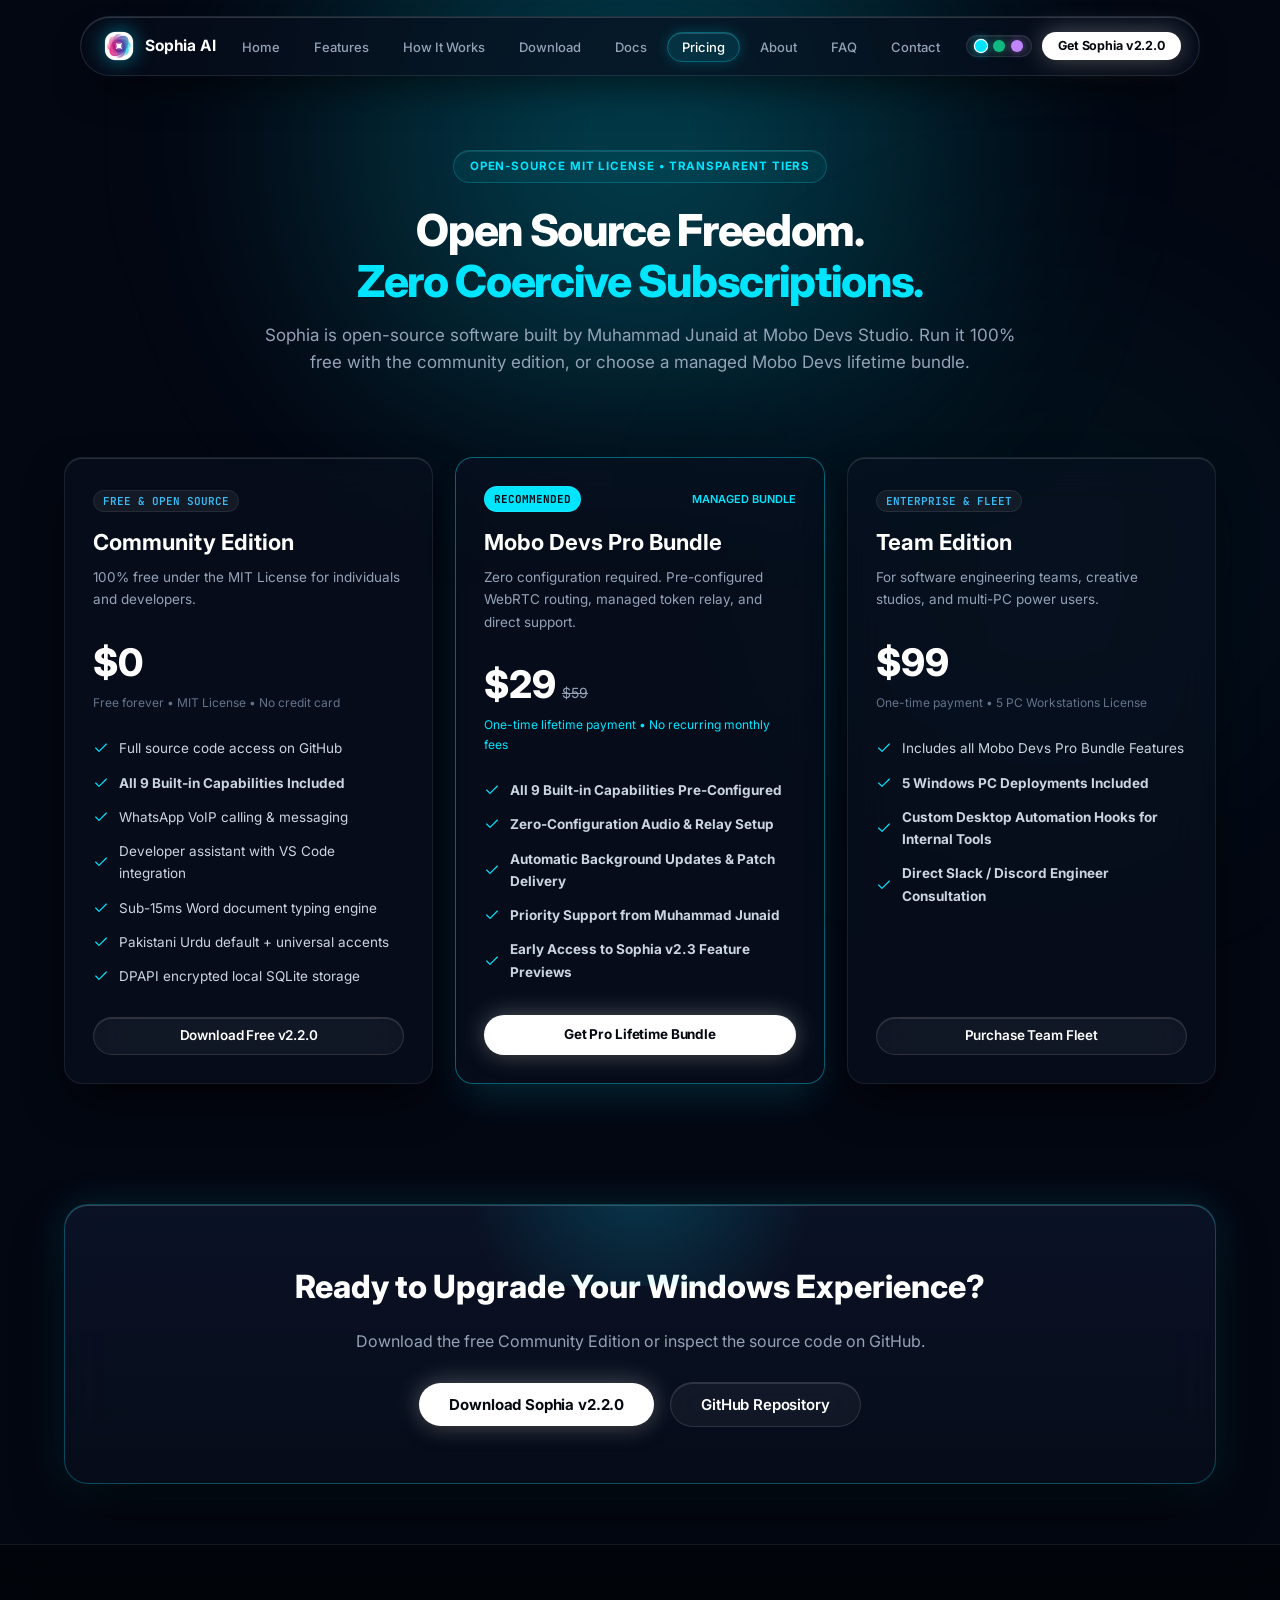
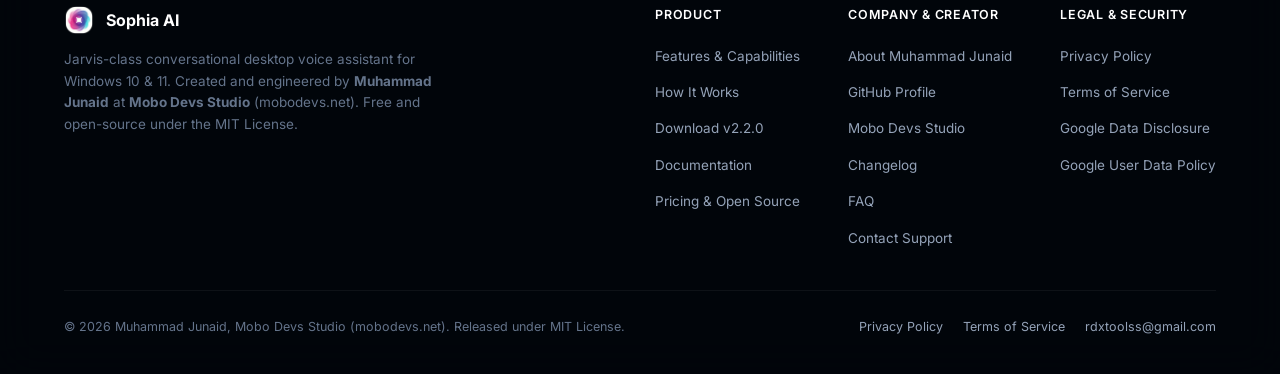
<file: pricing.html>
<!DOCTYPE html>
<html lang="en">
<head>
  <meta charset="UTF-8">
  <meta name="viewport" content="width=device-width, initial-scale=1.0">
  <title>Pricing & Open Source Tiers — Sophia AI Voice Assistant</title>
  <meta name="description" content="Transparent, open-source pricing for Sophia AI. 100% free community edition under MIT License, plus managed Mobo Devs lifetime bundles.">
  <link rel="icon" type="image/png" href="icon.png">
  <link rel="preconnect" href="https://fonts.googleapis.com">
  <link rel="preconnect" href="https://fonts.gstatic.com" crossorigin>
  <link href="https://fonts.googleapis.com/css2?family=Inter:wght@400;500;600;700;800&family=JetBrains+Mono:wght@500;700&display=swap" rel="stylesheet">
  <link rel="stylesheet" href="styles.css">
</head>
<body>

  <!-- Navigation -->
  <header class="header-wrapper">
    <nav class="navbar">
      <a href="index.html" class="nav-brand">
        <img src="logo.png" alt="Sophia AI Logo" class="nav-logo">
        <span class="brand-title">Sophia AI</span>
      </a>
      <ul class="nav-links">
        <li><a href="index.html">Home</a></li>
        <li><a href="features.html">Features</a></li>
        <li><a href="how-it-works.html">How It Works</a></li>
        <li><a href="download.html">Download</a></li>
        <li><a href="docs.html">Docs</a></li>
        <li><a href="pricing.html" class="active">Pricing</a></li>
        <li><a href="about.html">About</a></li>
        <li><a href="faq.html">FAQ</a></li>
        <li><a href="contact.html">Contact</a></li>
      </ul>
      <div class="nav-actions">
        <div class="theme-switcher" title="Switch Sci-Fi Accent Theme">
          <button class="theme-dot theme-cyan active" data-theme="cyan" aria-label="Cyber Cyan Accent"></button>
          <button class="theme-dot theme-emerald" data-theme="emerald" aria-label="Emerald Matrix Accent"></button>
          <button class="theme-dot theme-violet" data-theme="violet" aria-label="Neon Violet Accent"></button>
        </div>
        <a href="download.html" class="btn btn-primary btn-sm">Get Sophia v2.2.0</a>
        <button class="mobile-toggle" aria-label="Toggle navigation" aria-expanded="false">
          <svg class="svg-icon" viewBox="0 0 24 24"><path d="M4 6h16M4 12h16M4 18h16"/></svg>
        </button>
      </div>
    </nav>
  </header>

  <!-- Mobile Drawer -->
  <div class="mobile-drawer">
    <a href="index.html">Home</a>
    <a href="features.html">Features</a>
    <a href="how-it-works.html">How It Works</a>
    <a href="download.html">Download</a>
    <a href="docs.html">Docs</a>
    <a href="pricing.html" class="active">Pricing</a>
    <a href="about.html">About</a>
    <a href="faq.html">FAQ</a>
    <a href="contact.html">Contact</a>
    <a href="privacy.html">Privacy Policy</a>
    <a href="terms.html">Terms of Service</a>
  </div>

  <main class="container">
    <!-- Page Header -->
    <section class="page-header">
      <div class="page-badge">Open-Source MIT License • Transparent Tiers</div>
      <h1 class="page-title">
        Open Source Freedom.<br><span>Zero Coercive Subscriptions.</span>
      </h1>
      <p class="page-subtitle">
        Sophia is open-source software built by Muhammad Junaid at Mobo Devs Studio. Run it 100% free with the community edition, or choose a managed Mobo Devs lifetime bundle.
      </p>
    </section>

    <!-- Pricing Cards Grid -->
    <section class="section" style="padding-top: 10px;">
      <div class="cards-grid" style="grid-template-columns: repeat(auto-fit, minmax(320px, 1fr));">
        
        <!-- Tier 1: Community (Free BYOK) -->
        <div class="card" style="display: flex; flex-direction: column;">
          <div style="margin-bottom: 20px;">
            <span class="card-tag">FREE & OPEN SOURCE</span>
            <h3 style="font-size: 22px; font-weight: 700; color: #ffffff; margin: 12px 0 6px;">Community Edition</h3>
            <p style="color: var(--text-muted); font-size: 13.5px;">
              100% free under the MIT License for individuals and developers.
            </p>
          </div>

          <div style="margin-bottom: 24px;">
            <div style="font-size: 38px; font-weight: 800; color: #ffffff;">$0</div>
            <div style="font-size: 12px; color: var(--text-sub);">Free forever • MIT License • No credit card</div>
          </div>

          <ul style="list-style: none; display: flex; flex-direction: column; gap: 12px; font-size: 13.5px; color: #cbd5e1; margin-bottom: 30px; flex-grow: 1;">
            <li style="display: flex; gap: 10px; align-items: center;">
              <svg class="svg-icon svg-icon-sm svg-icon-cyan" viewBox="0 0 24 24"><polyline points="20 6 9 17 4 12"/></svg>
              <span>Full source code access on GitHub</span>
            </li>
            <li style="display: flex; gap: 10px; align-items: center;">
              <svg class="svg-icon svg-icon-sm svg-icon-cyan" viewBox="0 0 24 24"><polyline points="20 6 9 17 4 12"/></svg>
              <strong>All 9 Built-in Capabilities Included</strong>
            </li>
            <li style="display: flex; gap: 10px; align-items: center;">
              <svg class="svg-icon svg-icon-sm svg-icon-cyan" viewBox="0 0 24 24"><polyline points="20 6 9 17 4 12"/></svg>
              <span>WhatsApp VoIP calling &amp; messaging</span>
            </li>
            <li style="display: flex; gap: 10px; align-items: center;">
              <svg class="svg-icon svg-icon-sm svg-icon-cyan" viewBox="0 0 24 24"><polyline points="20 6 9 17 4 12"/></svg>
              <span>Developer assistant with VS Code integration</span>
            </li>
            <li style="display: flex; gap: 10px; align-items: center;">
              <svg class="svg-icon svg-icon-sm svg-icon-cyan" viewBox="0 0 24 24"><polyline points="20 6 9 17 4 12"/></svg>
              <span>Sub-15ms Word document typing engine</span>
            </li>
            <li style="display: flex; gap: 10px; align-items: center;">
              <svg class="svg-icon svg-icon-sm svg-icon-cyan" viewBox="0 0 24 24"><polyline points="20 6 9 17 4 12"/></svg>
              <span>Pakistani Urdu default + universal accents</span>
            </li>
            <li style="display: flex; gap: 10px; align-items: center;">
              <svg class="svg-icon svg-icon-sm svg-icon-cyan" viewBox="0 0 24 24"><polyline points="20 6 9 17 4 12"/></svg>
              <span>DPAPI encrypted local SQLite storage</span>
            </li>
          </ul>

          <a href="download.html" class="btn btn-secondary btn-block">Download Free v2.2.0</a>
        </div>

        <!-- Tier 2: Managed Mobo Devs Bundle -->
        <div class="card" style="display: flex; flex-direction: column; border-color: rgba(0, 229, 255, 0.4); box-shadow: 0 20px 40px -10px rgba(0, 229, 255, 0.15);">
          <div style="margin-bottom: 20px;">
            <div style="display: flex; justify-content: space-between; align-items: center;">
              <span class="card-tag" style="background: var(--accent-cyan); color: #04080f; font-weight: 700;">RECOMMENDED</span>
              <span style="font-size: 11px; color: var(--accent-cyan); font-weight: 600;">MANAGED BUNDLE</span>
            </div>
            <h3 style="font-size: 22px; font-weight: 700; color: #ffffff; margin: 12px 0 6px;">Mobo Devs Pro Bundle</h3>
            <p style="color: var(--text-muted); font-size: 13.5px;">
              Zero configuration required. Pre-configured WebRTC routing, managed token relay, and direct support.
            </p>
          </div>

          <div style="margin-bottom: 24px;">
            <div style="display: flex; align-items: baseline; gap: 6px;">
              <span style="font-size: 38px; font-weight: 800; color: #ffffff;">$29</span>
              <span style="font-size: 14px; color: var(--text-muted); text-decoration: line-through;">$59</span>
            </div>
            <div style="font-size: 12px; color: var(--accent-cyan);">One-time lifetime payment • No recurring monthly fees</div>
          </div>

          <ul style="list-style: none; display: flex; flex-direction: column; gap: 12px; font-size: 13.5px; color: #cbd5e1; margin-bottom: 30px; flex-grow: 1;">
            <li style="display: flex; gap: 10px; align-items: center;">
              <svg class="svg-icon svg-icon-sm svg-icon-cyan" viewBox="0 0 24 24"><polyline points="20 6 9 17 4 12"/></svg>
              <strong>All 9 Built-in Capabilities Pre-Configured</strong>
            </li>
            <li style="display: flex; gap: 10px; align-items: center;">
              <svg class="svg-icon svg-icon-sm svg-icon-cyan" viewBox="0 0 24 24"><polyline points="20 6 9 17 4 12"/></svg>
              <strong>Zero-Configuration Audio & Relay Setup</strong>
            </li>
            <li style="display: flex; gap: 10px; align-items: center;">
              <svg class="svg-icon svg-icon-sm svg-icon-cyan" viewBox="0 0 24 24"><polyline points="20 6 9 17 4 12"/></svg>
              <strong>Automatic Background Updates &amp; Patch Delivery</strong>
            </li>
            <li style="display: flex; gap: 10px; align-items: center;">
              <svg class="svg-icon svg-icon-sm svg-icon-cyan" viewBox="0 0 24 24"><polyline points="20 6 9 17 4 12"/></svg>
              <strong>Priority Support from Muhammad Junaid</strong>
            </li>
            <li style="display: flex; gap: 10px; align-items: center;">
              <svg class="svg-icon svg-icon-sm svg-icon-cyan" viewBox="0 0 24 24"><polyline points="20 6 9 17 4 12"/></svg>
              <strong>Early Access to Sophia v2.3 Feature Previews</strong>
            </li>
          </ul>

          <a href="contact.html?plan=pro" class="btn btn-primary btn-block" style="padding: 13px;">Get Pro Lifetime Bundle</a>
        </div>

        <!-- Tier 3: Team / Workstation Fleet -->
        <div class="card" style="display: flex; flex-direction: column;">
          <div style="margin-bottom: 20px;">
            <span class="card-tag">ENTERPRISE & FLEET</span>
            <h3 style="font-size: 22px; font-weight: 700; color: #ffffff; margin: 12px 0 6px;">Team Edition</h3>
            <p style="color: var(--text-muted); font-size: 13.5px;">
              For software engineering teams, creative studios, and multi-PC power users.
            </p>
          </div>

          <div style="margin-bottom: 24px;">
            <div style="font-size: 38px; font-weight: 800; color: #ffffff;">$99</div>
            <div style="font-size: 12px; color: var(--text-sub);">One-time payment • 5 PC Workstations License</div>
          </div>

          <ul style="list-style: none; display: flex; flex-direction: column; gap: 12px; font-size: 13.5px; color: #cbd5e1; margin-bottom: 30px; flex-grow: 1;">
            <li style="display: flex; gap: 10px; align-items: center;">
              <svg class="svg-icon svg-icon-sm svg-icon-cyan" viewBox="0 0 24 24"><polyline points="20 6 9 17 4 12"/></svg>
              <span>Includes all Mobo Devs Pro Bundle Features</span>
            </li>
            <li style="display: flex; gap: 10px; align-items: center;">
              <svg class="svg-icon svg-icon-sm svg-icon-cyan" viewBox="0 0 24 24"><polyline points="20 6 9 17 4 12"/></svg>
              <strong>5 Windows PC Deployments Included</strong>
            </li>
            <li style="display: flex; gap: 10px; align-items: center;">
              <svg class="svg-icon svg-icon-sm svg-icon-cyan" viewBox="0 0 24 24"><polyline points="20 6 9 17 4 12"/></svg>
              <strong>Custom Desktop Automation Hooks for Internal Tools</strong>
            </li>
            <li style="display: flex; gap: 10px; align-items: center;">
              <svg class="svg-icon svg-icon-sm svg-icon-cyan" viewBox="0 0 24 24"><polyline points="20 6 9 17 4 12"/></svg>
              <strong>Direct Slack / Discord Engineer Consultation</strong>
            </li>
          </ul>

          <a href="contact.html?plan=team" class="btn btn-secondary btn-block">Purchase Team Fleet</a>
        </div>
      </div>
    </section>



    <!-- CTA Banner -->
    <section class="cta-banner">
      <h2>Ready to Upgrade Your Windows Experience?</h2>
      <p>
        Download the free Community Edition or inspect the source code on GitHub.
      </p>
      <div class="cta-actions">
        <a href="download.html" class="btn btn-primary btn-lg">Download Sophia v2.2.0</a>
        <a href="https://github.com/rdxtoolss-glitch/Sophia" target="_blank" rel="noopener noreferrer" class="btn btn-secondary btn-lg">GitHub Repository</a>
      </div>
    </section>
  </main>

  <!-- Footer -->
  <footer class="footer">
    <div class="container">
      <div class="footer-content">
        <div class="footer-brand">
          <div class="footer-logo-row">
            <img src="logo.png" alt="Sophia Logo" style="width: 30px; height: 30px; object-fit: contain;">
            <span style="font-weight: 700; color: #ffffff; font-size: 16px;">Sophia AI</span>
          </div>
          <p class="footer-desc">
            Jarvis-class conversational desktop voice assistant for Windows 10 & 11. Created and engineered by <strong>Muhammad Junaid</strong> at <strong>Mobo Devs Studio</strong> (mobodevs.net). Free and open-source under the MIT License.
          </p>
        </div>

        <div class="footer-links-group">
          <div class="footer-col">
            <h5>Product</h5>
            <ul>
              <li><a href="features.html">Features & Capabilities</a></li>
              <li><a href="how-it-works.html">How It Works</a></li>
              <li><a href="download.html">Download v2.2.0</a></li>
              <li><a href="docs.html">Documentation</a></li>
              <li><a href="pricing.html">Pricing & Open Source</a></li>
            </ul>
          </div>

          <div class="footer-col">
            <h5>Company & Creator</h5>
            <ul>
              <li><a href="about.html">About Muhammad Junaid</a></li>
              <li><a href="https://github.com/rdxtoolss-glitch" target="_blank" rel="noopener noreferrer">GitHub Profile</a></li>
              <li><a href="https://mobodevs.net" target="_blank" rel="noopener noreferrer">Mobo Devs Studio</a></li>
              <li><a href="changelog.html">Changelog</a></li>
              <li><a href="faq.html">FAQ</a></li>
              <li><a href="contact.html">Contact Support</a></li>
            </ul>
          </div>

          <div class="footer-col">
            <h5>Legal & Security</h5>
            <ul>
              <li><a href="privacy.html">Privacy Policy</a></li>
              <li><a href="terms.html">Terms of Service</a></li>
              <li><a href="index.html#google-data">Google Data Disclosure</a></li>
              <li><a href="https://developers.google.com/terms/api-services-user-data-policy" target="_blank" rel="noopener noreferrer">Google User Data Policy</a></li>
            </ul>
          </div>
        </div>
      </div>

      <div class="footer-bottom">
        <div>© 2026 Muhammad Junaid, Mobo Devs Studio (mobodevs.net). Released under MIT License.</div>
        <div style="display: flex; gap: 20px;">
          <a href="privacy.html">Privacy Policy</a>
          <a href="terms.html">Terms of Service</a>
          <a href="mailto:rdxtoolss@gmail.com">rdxtoolss@gmail.com</a>
        </div>
      </div>
    </div>
  </footer>

  <script src="app.js"></script>
</body>
</html>
</file>
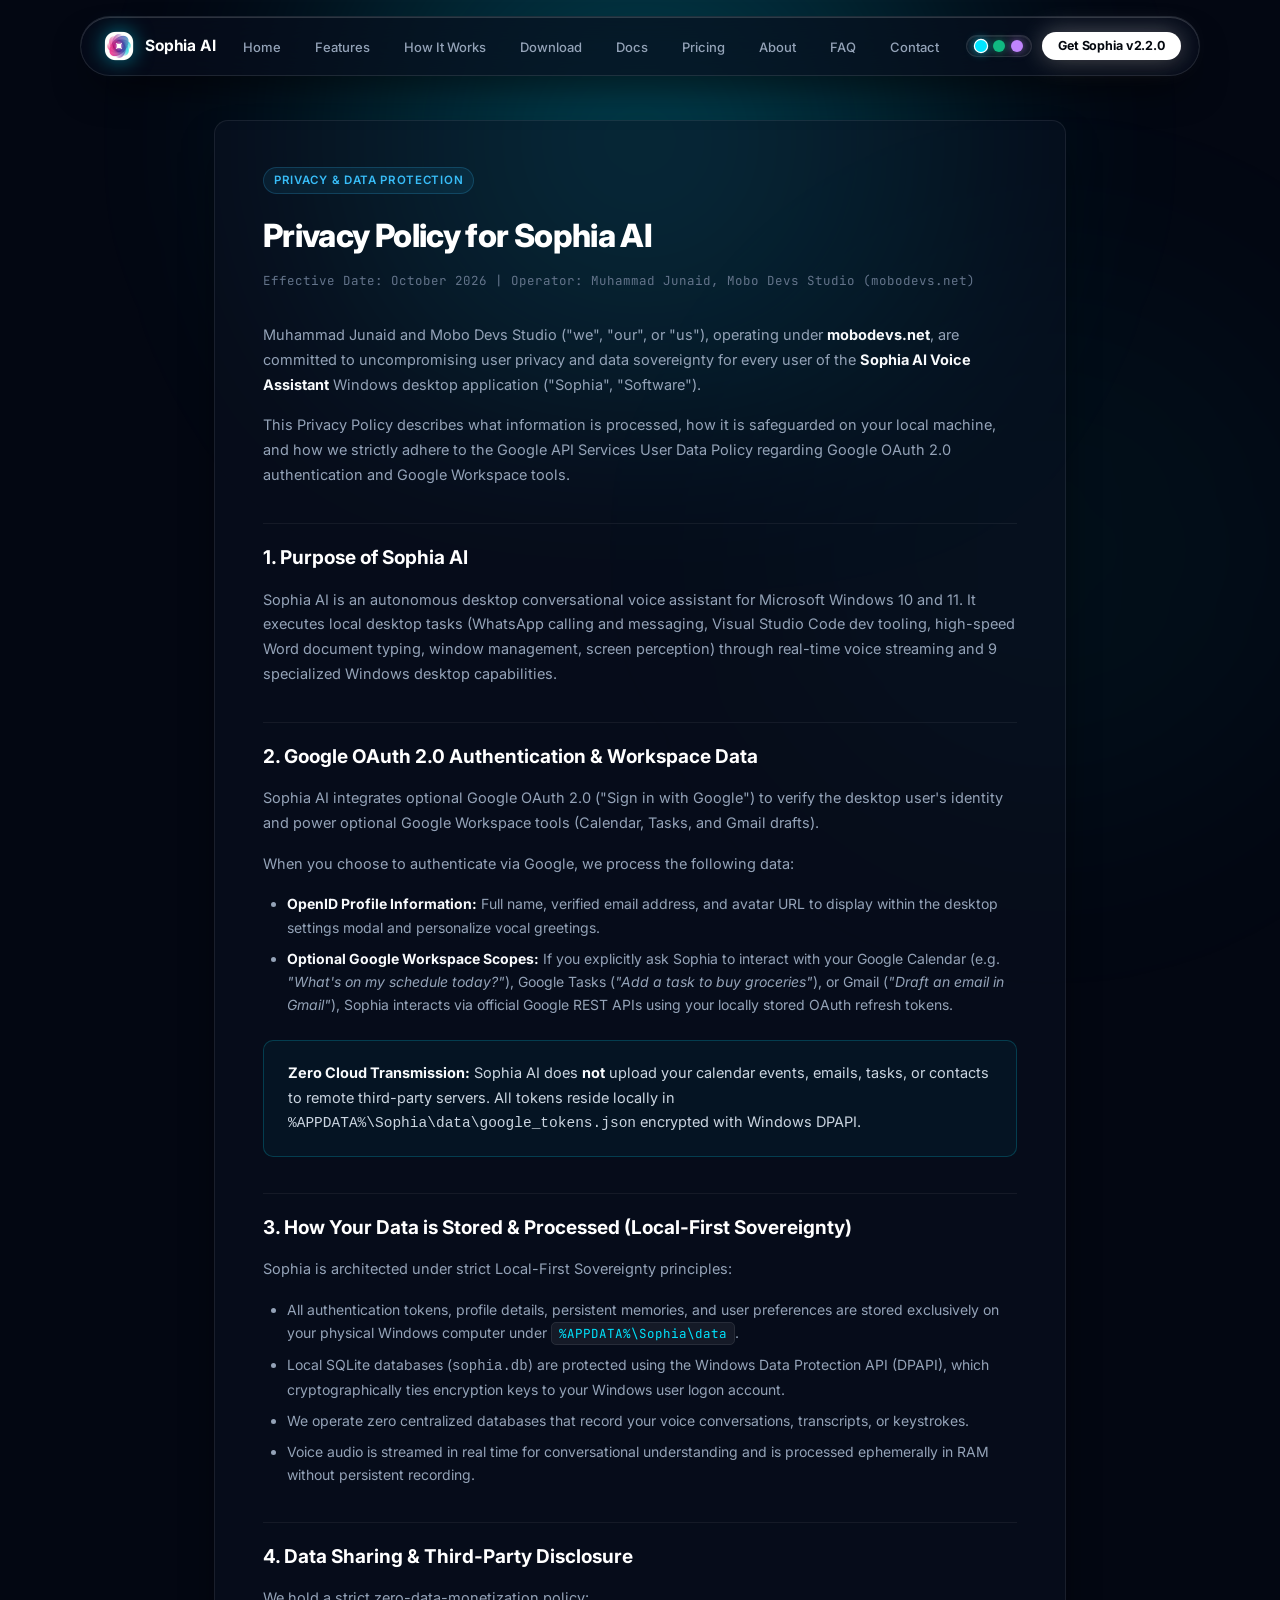
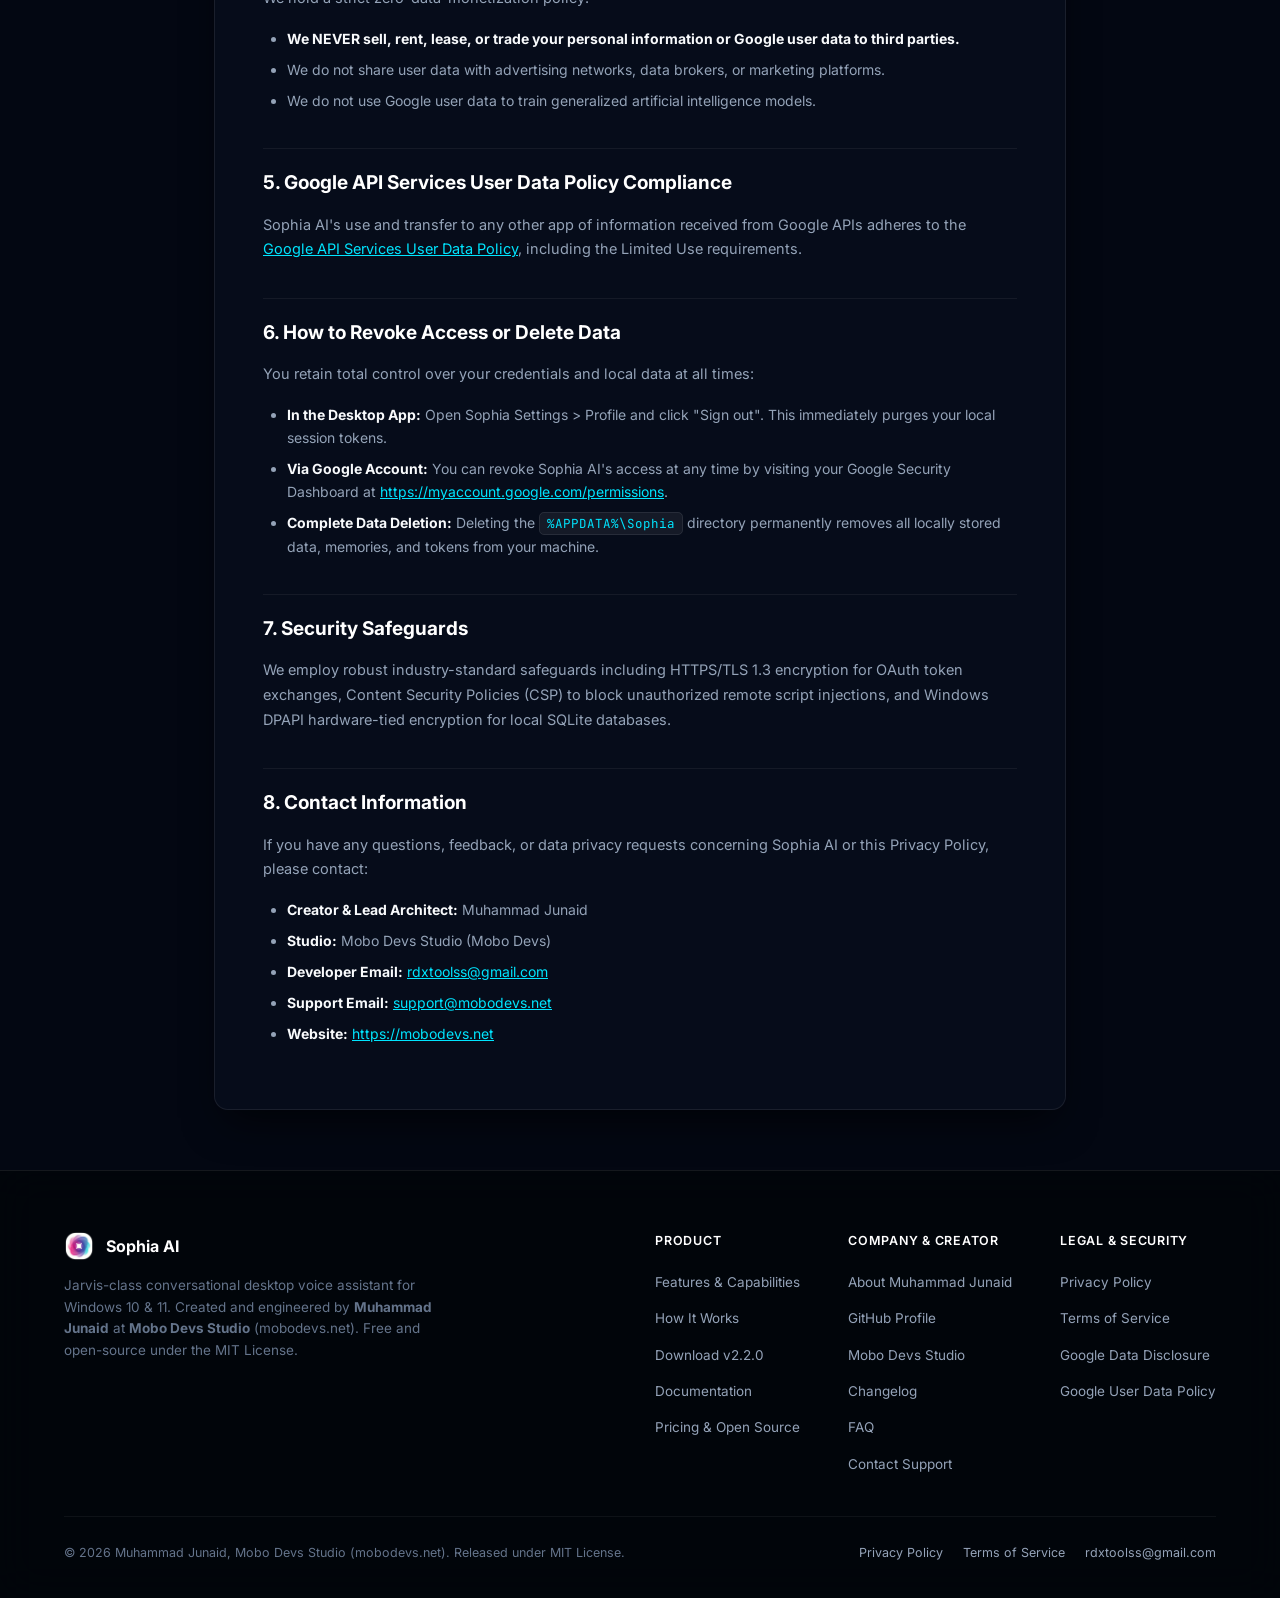
<file: privacy.html>
<!DOCTYPE html>
<html lang="en">
<head>
  <meta charset="UTF-8">
  <meta name="viewport" content="width=device-width, initial-scale=1.0">
  <title>Privacy Policy — Sophia AI Voice Assistant</title>
  <meta name="description" content="Privacy Policy for Sophia AI Voice Assistant, engineered by Muhammad Junaid at Mobo Devs Studio (mobodevs.net). Details data sovereignty, local DPAPI storage, and Google OAuth compliance.">
  <link rel="icon" type="image/png" href="icon.png">
  <link rel="preconnect" href="https://fonts.googleapis.com">
  <link rel="preconnect" href="https://fonts.gstatic.com" crossorigin>
  <link href="https://fonts.googleapis.com/css2?family=Inter:wght@400;500;600;700;800&family=JetBrains+Mono:wght@500;700&display=swap" rel="stylesheet">
  <link rel="stylesheet" href="styles.css">
  <style>
    .policy-card {
      background: var(--card-bg);
      border: 1px solid var(--card-border);
      border-radius: 14px;
      padding: 44px 48px;
      box-shadow: 0 20px 40px -12px rgba(0, 0, 0, 0.7);
      margin: 40px auto 60px;
    }
    .policy-tag {
      display: inline-block;
      font-size: 11.5px;
      font-weight: 600;
      padding: 3px 10px;
      border-radius: 9999px;
      background: rgba(56, 189, 248, 0.08);
      border: 1px solid rgba(56, 189, 248, 0.2);
      color: #38bdf8;
      margin-bottom: 16px;
      text-transform: uppercase;
      letter-spacing: 0.06em;
    }
    .policy-meta {
      font-size: 12.5px;
      color: var(--text-sub);
      font-family: var(--font-mono);
      margin-bottom: 32px;
      display: block;
    }
    .policy-card h1 {
      font-size: 32px;
      font-weight: 800;
      letter-spacing: -0.02em;
      color: #ffffff;
      margin-bottom: 8px;
    }
    .policy-card h2 {
      font-size: 19px;
      font-weight: 700;
      color: #ffffff;
      margin: 36px 0 14px;
      padding-top: 18px;
      border-top: 1px solid rgba(255, 255, 255, 0.06);
    }
    .policy-card p {
      color: var(--text-muted);
      font-size: 14.5px;
      margin-bottom: 16px;
      line-height: 1.7;
    }
    .policy-card ul {
      margin: 12px 0 20px 24px;
      color: var(--text-muted);
      font-size: 14px;
      line-height: 1.65;
    }
    .policy-card li { margin-bottom: 8px; }
    .policy-card strong { color: #f8fafc; }
    .highlight-box {
      background: rgba(0, 229, 255, 0.04);
      border: 1px solid rgba(0, 229, 255, 0.2);
      border-radius: 10px;
      padding: 20px 24px;
      margin: 24px 0;
    }
    .highlight-box p {
      margin-bottom: 0;
      color: #cbd5e1;
    }
    @media (max-width: 768px) {
      .policy-card { padding: 28px 22px; }
      .policy-card h1 { font-size: 26px; }
    }
  </style>
</head>
<body>

  <!-- Navigation -->
  <header class="header-wrapper">
    <nav class="navbar">
      <a href="index.html" class="nav-brand">
        <img src="logo.png" alt="Sophia AI Logo" class="nav-logo">
        <span class="brand-title">Sophia AI</span>
      </a>
      <ul class="nav-links">
        <li><a href="index.html">Home</a></li>
        <li><a href="features.html">Features</a></li>
        <li><a href="how-it-works.html">How It Works</a></li>
        <li><a href="download.html">Download</a></li>
        <li><a href="docs.html">Docs</a></li>
        <li><a href="pricing.html">Pricing</a></li>
        <li><a href="about.html">About</a></li>
        <li><a href="faq.html">FAQ</a></li>
        <li><a href="contact.html">Contact</a></li>
      </ul>
      <div class="nav-actions">
        <div class="theme-switcher" title="Switch Sci-Fi Accent Theme">
          <button class="theme-dot theme-cyan active" data-theme="cyan" aria-label="Cyber Cyan Accent"></button>
          <button class="theme-dot theme-emerald" data-theme="emerald" aria-label="Emerald Matrix Accent"></button>
          <button class="theme-dot theme-violet" data-theme="violet" aria-label="Neon Violet Accent"></button>
        </div>
        <a href="download.html" class="btn btn-primary btn-sm">Get Sophia v2.2.0</a>
        <button class="mobile-toggle" aria-label="Toggle navigation" aria-expanded="false">
          <svg class="svg-icon" viewBox="0 0 24 24"><path d="M4 6h16M4 12h16M4 18h16"/></svg>
        </button>
      </div>
    </nav>
  </header>

  <!-- Mobile Drawer -->
  <div class="mobile-drawer">
    <a href="index.html">Home</a>
    <a href="features.html">Features</a>
    <a href="how-it-works.html">How It Works</a>
    <a href="download.html">Download</a>
    <a href="docs.html">Docs</a>
    <a href="pricing.html">Pricing</a>
    <a href="about.html">About</a>
    <a href="faq.html">FAQ</a>
    <a href="contact.html">Contact</a>
    <a href="privacy.html" class="active">Privacy Policy</a>
    <a href="terms.html">Terms of Service</a>
  </div>

  <main class="container container-narrow">
    <div class="policy-card">
      <span class="policy-tag">Privacy &amp; Data Protection</span>
      <h1>Privacy Policy for Sophia AI</h1>
      <span class="policy-meta">Effective Date: October 2026 | Operator: Muhammad Junaid, Mobo Devs Studio (mobodevs.net)</span>

      <p>
        Muhammad Junaid and Mobo Devs Studio ("we", "our", or "us"), operating under <strong>mobodevs.net</strong>, are committed to uncompromising user privacy and data sovereignty for every user of the <strong>Sophia AI Voice Assistant</strong> Windows desktop application ("Sophia", "Software").
      </p>
      <p>
        This Privacy Policy describes what information is processed, how it is safeguarded on your local machine, and how we strictly adhere to the Google API Services User Data Policy regarding Google OAuth 2.0 authentication and Google Workspace tools.
      </p>

      <h2>1. Purpose of Sophia AI</h2>
      <p>
        Sophia AI is an autonomous desktop conversational voice assistant for Microsoft Windows 10 and 11. It executes local desktop tasks (WhatsApp calling and messaging, Visual Studio Code dev tooling, high-speed Word document typing, window management, screen perception) through real-time voice streaming and 9 specialized Windows desktop capabilities.
      </p>

      <h2>2. Google OAuth 2.0 Authentication &amp; Workspace Data</h2>
      <p>
        Sophia AI integrates optional Google OAuth 2.0 ("Sign in with Google") to verify the desktop user's identity and power optional Google Workspace tools (Calendar, Tasks, and Gmail drafts).
      </p>
      <p>
        When you choose to authenticate via Google, we process the following data:
      </p>
      <ul>
        <li><strong>OpenID Profile Information:</strong> Full name, verified email address, and avatar URL to display within the desktop settings modal and personalize vocal greetings.</li>
        <li><strong>Optional Google Workspace Scopes:</strong> If you explicitly ask Sophia to interact with your Google Calendar (e.g. <em>"What's on my schedule today?"</em>), Google Tasks (<em>"Add a task to buy groceries"</em>), or Gmail (<em>"Draft an email in Gmail"</em>), Sophia interacts via official Google REST APIs using your locally stored OAuth refresh tokens.</li>
      </ul>

      <div class="highlight-box">
        <p>
          <strong>Zero Cloud Transmission:</strong> Sophia AI does <strong>not</strong> upload your calendar events, emails, tasks, or contacts to remote third-party servers. All tokens reside locally in <code>%APPDATA%\Sophia\data\google_tokens.json</code> encrypted with Windows DPAPI.
        </p>
      </div>

      <h2>3. How Your Data is Stored &amp; Processed (Local-First Sovereignty)</h2>
      <p>
        Sophia is architected under strict Local-First Sovereignty principles:
      </p>
      <ul>
        <li>All authentication tokens, profile details, persistent memories, and user preferences are stored exclusively on your physical Windows computer under <code class="inline-code">%APPDATA%\Sophia\data</code>.</li>
        <li>Local SQLite databases (<code>sophia.db</code>) are protected using the Windows Data Protection API (DPAPI), which cryptographically ties encryption keys to your Windows user logon account.</li>
        <li>We operate zero centralized databases that record your voice conversations, transcripts, or keystrokes.</li>
        <li>Voice audio is streamed in real time for conversational understanding and is processed ephemerally in RAM without persistent recording.</li>
      </ul>

      <h2>4. Data Sharing &amp; Third-Party Disclosure</h2>
      <p>
        We hold a strict zero-data-monetization policy:
      </p>
      <ul>
        <li><strong>We NEVER sell, rent, lease, or trade your personal information or Google user data to third parties.</strong></li>
        <li>We do not share user data with advertising networks, data brokers, or marketing platforms.</li>
        <li>We do not use Google user data to train generalized artificial intelligence models.</li>
      </ul>

      <h2>5. Google API Services User Data Policy Compliance</h2>
      <p>
        Sophia AI's use and transfer to any other app of information received from Google APIs adheres to the 
        <a href="https://developers.google.com/terms/api-services-user-data-policy" target="_blank" rel="noopener noreferrer" style="color: var(--accent-cyan); text-decoration: underline;">Google API Services User Data Policy</a>, including the Limited Use requirements.
      </p>

      <h2>6. How to Revoke Access or Delete Data</h2>
      <p>
        You retain total control over your credentials and local data at all times:
      </p>
      <ul>
        <li><strong>In the Desktop App:</strong> Open Sophia Settings &gt; Profile and click "Sign out". This immediately purges your local session tokens.</li>
        <li><strong>Via Google Account:</strong> You can revoke Sophia AI's access at any time by visiting your Google Security Dashboard at <a href="https://myaccount.google.com/permissions" target="_blank" rel="noopener noreferrer" style="color: var(--accent-cyan); text-decoration: underline;">https://myaccount.google.com/permissions</a>.</li>
        <li><strong>Complete Data Deletion:</strong> Deleting the <code class="inline-code">%APPDATA%\Sophia</code> directory permanently removes all locally stored data, memories, and tokens from your machine.</li>
      </ul>

      <h2>7. Security Safeguards</h2>
      <p>
        We employ robust industry-standard safeguards including HTTPS/TLS 1.3 encryption for OAuth token exchanges, Content Security Policies (CSP) to block unauthorized remote script injections, and Windows DPAPI hardware-tied encryption for local SQLite databases.
      </p>

      <h2>8. Contact Information</h2>
      <p>
        If you have any questions, feedback, or data privacy requests concerning Sophia AI or this Privacy Policy, please contact:
      </p>
      <ul>
        <li><strong>Creator &amp; Lead Architect:</strong> Muhammad Junaid</li>
        <li><strong>Studio:</strong> Mobo Devs Studio (Mobo Devs)</li>
        <li><strong>Developer Email:</strong> <a href="mailto:rdxtoolss@gmail.com" style="color: var(--accent-cyan);">rdxtoolss@gmail.com</a></li>
        <li><strong>Support Email:</strong> <a href="mailto:support@mobodevs.net" style="color: var(--accent-cyan);">support@mobodevs.net</a></li>
        <li><strong>Website:</strong> <a href="https://mobodevs.net" target="_blank" rel="noopener noreferrer" style="color: var(--accent-cyan);">https://mobodevs.net</a></li>
      </ul>
    </div>
  </main>

  <!-- Footer -->
  <footer class="footer">
    <div class="container">
      <div class="footer-content">
        <div class="footer-brand">
          <div class="footer-logo-row">
            <img src="logo.png" alt="Sophia Logo" style="width: 30px; height: 30px; object-fit: contain;">
            <span style="font-weight: 700; color: #ffffff; font-size: 16px;">Sophia AI</span>
          </div>
          <p class="footer-desc">
            Jarvis-class conversational desktop voice assistant for Windows 10 & 11. Created and engineered by <strong>Muhammad Junaid</strong> at <strong>Mobo Devs Studio</strong> (mobodevs.net). Free and open-source under the MIT License.
          </p>
        </div>

        <div class="footer-links-group">
          <div class="footer-col">
            <h5>Product</h5>
            <ul>
              <li><a href="features.html">Features & Capabilities</a></li>
              <li><a href="how-it-works.html">How It Works</a></li>
              <li><a href="download.html">Download v2.2.0</a></li>
              <li><a href="docs.html">Documentation</a></li>
              <li><a href="pricing.html">Pricing & Open Source</a></li>
            </ul>
          </div>

          <div class="footer-col">
            <h5>Company & Creator</h5>
            <ul>
              <li><a href="about.html">About Muhammad Junaid</a></li>
              <li><a href="https://github.com/rdxtoolss-glitch" target="_blank" rel="noopener noreferrer">GitHub Profile</a></li>
              <li><a href="https://mobodevs.net" target="_blank" rel="noopener noreferrer">Mobo Devs Studio</a></li>
              <li><a href="changelog.html">Changelog</a></li>
              <li><a href="faq.html">FAQ</a></li>
              <li><a href="contact.html">Contact Support</a></li>
            </ul>
          </div>

          <div class="footer-col">
            <h5>Legal & Security</h5>
            <ul>
              <li><a href="privacy.html">Privacy Policy</a></li>
              <li><a href="terms.html">Terms of Service</a></li>
              <li><a href="index.html#google-data">Google Data Disclosure</a></li>
              <li><a href="https://developers.google.com/terms/api-services-user-data-policy" target="_blank" rel="noopener noreferrer">Google User Data Policy</a></li>
            </ul>
          </div>
        </div>
      </div>

      <div class="footer-bottom">
        <div>© 2026 Muhammad Junaid, Mobo Devs Studio (mobodevs.net). Released under MIT License.</div>
        <div style="display: flex; gap: 20px;">
          <a href="privacy.html">Privacy Policy</a>
          <a href="terms.html">Terms of Service</a>
          <a href="mailto:rdxtoolss@gmail.com">rdxtoolss@gmail.com</a>
        </div>
      </div>
    </div>
  </footer>

  <script src="app.js"></script>
</body>
</html>
</file>
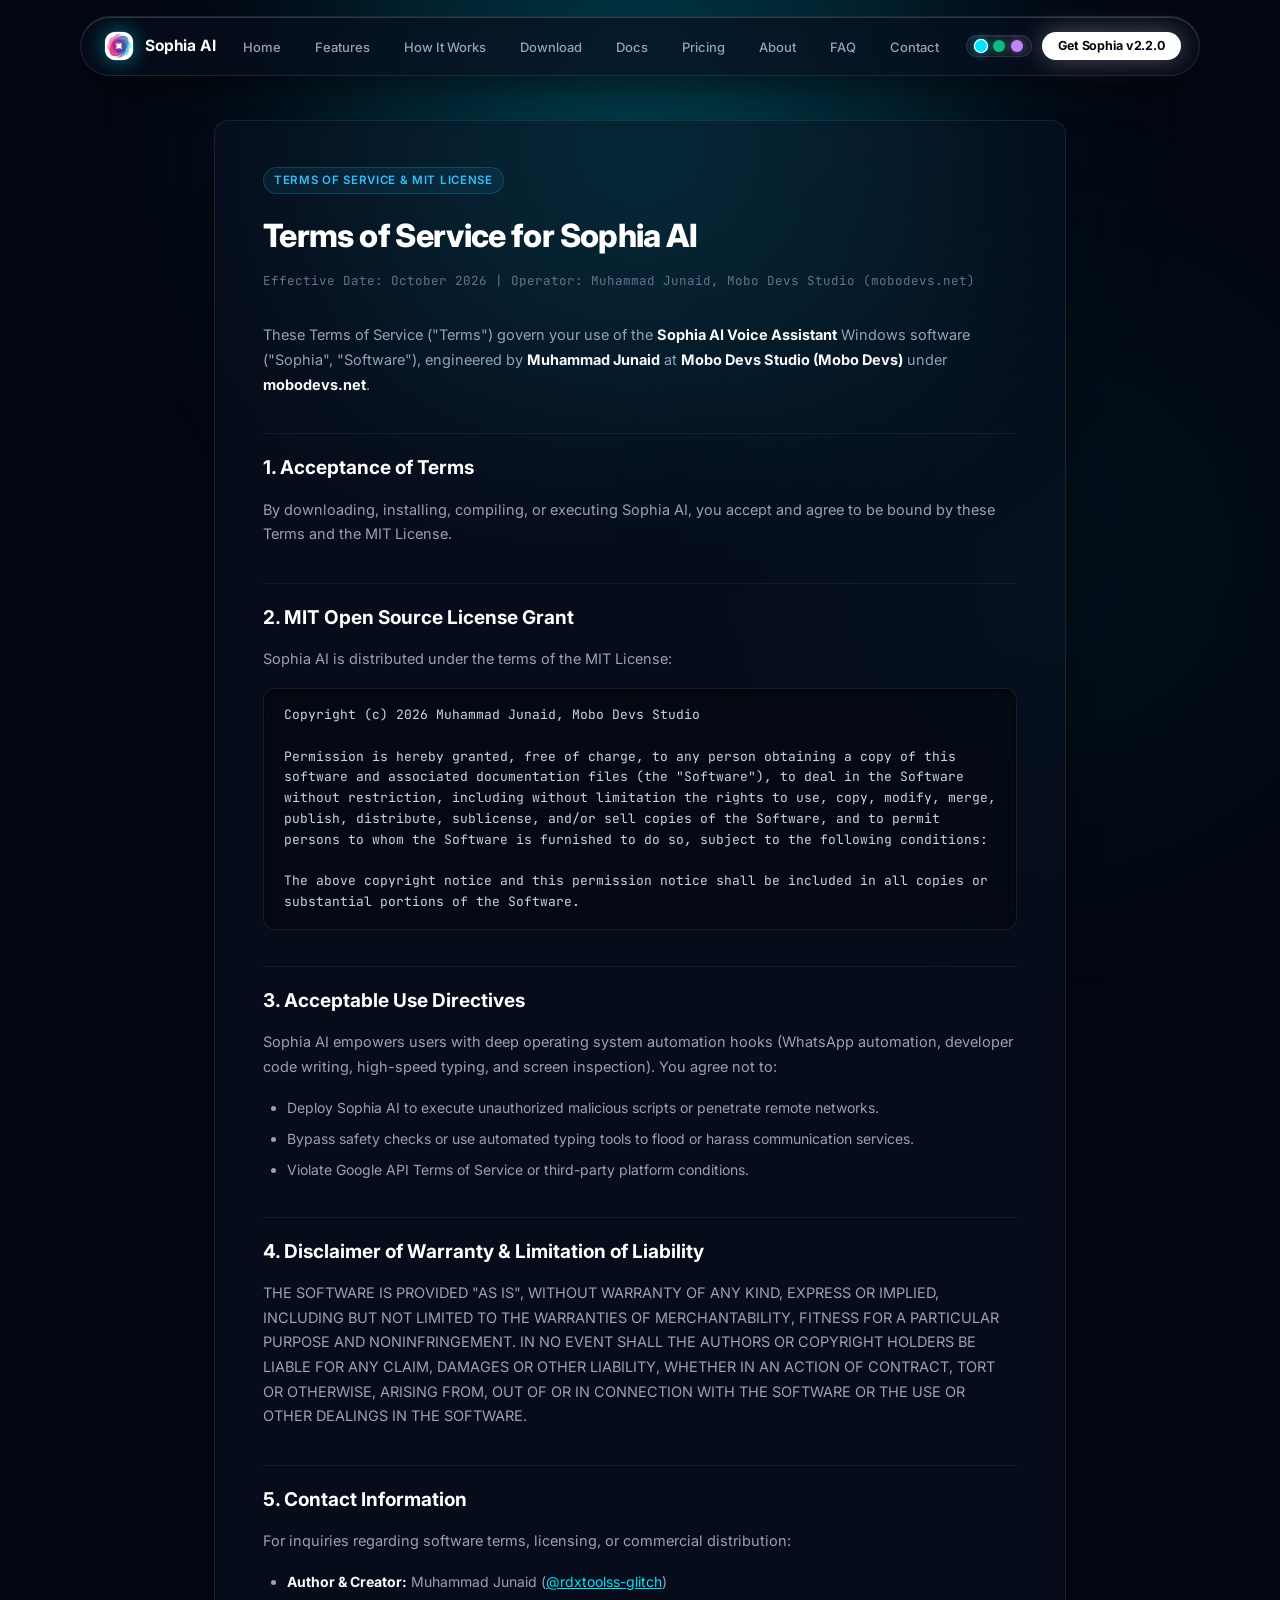
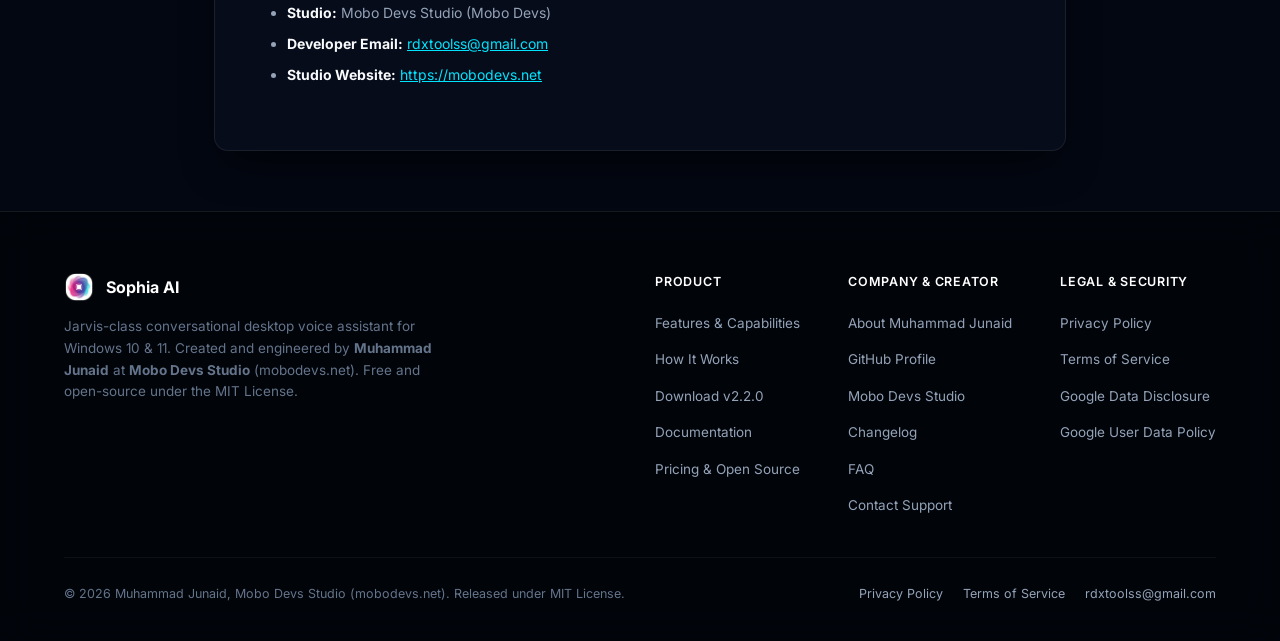
<file: terms.html>
<!DOCTYPE html>
<html lang="en">
<head>
  <meta charset="UTF-8">
  <meta name="viewport" content="width=device-width, initial-scale=1.0">
  <title>Terms of Service — Sophia AI Voice Assistant</title>
  <meta name="description" content="Terms of Service & MIT Open-Source License for Sophia AI Voice Assistant, created by Muhammad Junaid at Mobo Devs Studio (mobodevs.net).">
  <link rel="icon" type="image/png" href="icon.png">
  <link rel="preconnect" href="https://fonts.googleapis.com">
  <link rel="preconnect" href="https://fonts.gstatic.com" crossorigin>
  <link href="https://fonts.googleapis.com/css2?family=Inter:wght@400;500;600;700;800&family=JetBrains+Mono:wght@500;700&display=swap" rel="stylesheet">
  <link rel="stylesheet" href="styles.css">
  <style>
    .policy-card {
      background: var(--card-bg);
      border: 1px solid var(--card-border);
      border-radius: 14px;
      padding: 44px 48px;
      box-shadow: 0 20px 40px -12px rgba(0, 0, 0, 0.7);
      margin: 40px auto 60px;
    }
    .policy-tag {
      display: inline-block;
      font-size: 11.5px;
      font-weight: 600;
      padding: 3px 10px;
      border-radius: 9999px;
      background: rgba(56, 189, 248, 0.08);
      border: 1px solid rgba(56, 189, 248, 0.2);
      color: #38bdf8;
      margin-bottom: 16px;
      text-transform: uppercase;
      letter-spacing: 0.06em;
    }
    .policy-meta {
      font-size: 12.5px;
      color: var(--text-sub);
      font-family: var(--font-mono);
      margin-bottom: 32px;
      display: block;
    }
    .policy-card h1 {
      font-size: 32px;
      font-weight: 800;
      letter-spacing: -0.02em;
      color: #ffffff;
      margin-bottom: 8px;
    }
    .policy-card h2 {
      font-size: 19px;
      font-weight: 700;
      color: #ffffff;
      margin: 36px 0 14px;
      padding-top: 18px;
      border-top: 1px solid rgba(255, 255, 255, 0.06);
    }
    .policy-card p {
      color: var(--text-muted);
      font-size: 14.5px;
      margin-bottom: 16px;
      line-height: 1.7;
    }
    .policy-card ul {
      margin: 12px 0 20px 24px;
      color: var(--text-muted);
      font-size: 14px;
      line-height: 1.65;
    }
    .policy-card li { margin-bottom: 8px; }
    .policy-card strong { color: #f8fafc; }
    @media (max-width: 768px) {
      .policy-card { padding: 28px 22px; }
      .policy-card h1 { font-size: 26px; }
    }
  </style>
</head>
<body>

  <!-- Navigation -->
  <header class="header-wrapper">
    <nav class="navbar">
      <a href="index.html" class="nav-brand">
        <img src="logo.png" alt="Sophia AI Logo" class="nav-logo">
        <span class="brand-title">Sophia AI</span>
      </a>
      <ul class="nav-links">
        <li><a href="index.html">Home</a></li>
        <li><a href="features.html">Features</a></li>
        <li><a href="how-it-works.html">How It Works</a></li>
        <li><a href="download.html">Download</a></li>
        <li><a href="docs.html">Docs</a></li>
        <li><a href="pricing.html">Pricing</a></li>
        <li><a href="about.html">About</a></li>
        <li><a href="faq.html">FAQ</a></li>
        <li><a href="contact.html">Contact</a></li>
      </ul>
      <div class="nav-actions">
        <div class="theme-switcher" title="Switch Sci-Fi Accent Theme">
          <button class="theme-dot theme-cyan active" data-theme="cyan" aria-label="Cyber Cyan Accent"></button>
          <button class="theme-dot theme-emerald" data-theme="emerald" aria-label="Emerald Matrix Accent"></button>
          <button class="theme-dot theme-violet" data-theme="violet" aria-label="Neon Violet Accent"></button>
        </div>
        <a href="download.html" class="btn btn-primary btn-sm">Get Sophia v2.2.0</a>
        <button class="mobile-toggle" aria-label="Toggle navigation" aria-expanded="false">
          <svg class="svg-icon" viewBox="0 0 24 24"><path d="M4 6h16M4 12h16M4 18h16"/></svg>
        </button>
      </div>
    </nav>
  </header>

  <!-- Mobile Drawer -->
  <div class="mobile-drawer">
    <a href="index.html">Home</a>
    <a href="features.html">Features</a>
    <a href="how-it-works.html">How It Works</a>
    <a href="download.html">Download</a>
    <a href="docs.html">Docs</a>
    <a href="pricing.html">Pricing</a>
    <a href="about.html">About</a>
    <a href="faq.html">FAQ</a>
    <a href="contact.html">Contact</a>
    <a href="privacy.html">Privacy Policy</a>
    <a href="terms.html" class="active">Terms of Service</a>
  </div>

  <main class="container container-narrow">
    <div class="policy-card">
      <span class="policy-tag">Terms of Service &amp; MIT License</span>
      <h1>Terms of Service for Sophia AI</h1>
      <span class="policy-meta">Effective Date: October 2026 | Operator: Muhammad Junaid, Mobo Devs Studio (mobodevs.net)</span>

      <p>
        These Terms of Service ("Terms") govern your use of the <strong>Sophia AI Voice Assistant</strong> Windows software ("Sophia", "Software"), engineered by <strong>Muhammad Junaid</strong> at <strong>Mobo Devs Studio (Mobo Devs)</strong> under <strong>mobodevs.net</strong>.
      </p>

      <h2>1. Acceptance of Terms</h2>
      <p>
        By downloading, installing, compiling, or executing Sophia AI, you accept and agree to be bound by these Terms and the MIT License.
      </p>

      <h2>2. MIT Open Source License Grant</h2>
      <p>
        Sophia AI is distributed under the terms of the MIT License:
      </p>
      <div class="code-box" style="margin: 16px 0; font-size: 13px; line-height: 1.6;">
        Copyright (c) 2026 Muhammad Junaid, Mobo Devs Studio<br><br>
        Permission is hereby granted, free of charge, to any person obtaining a copy of this software and associated documentation files (the "Software"), to deal in the Software without restriction, including without limitation the rights to use, copy, modify, merge, publish, distribute, sublicense, and/or sell copies of the Software, and to permit persons to whom the Software is furnished to do so, subject to the following conditions:<br><br>
        The above copyright notice and this permission notice shall be included in all copies or substantial portions of the Software.
      </div>

      <h2>3. Acceptable Use Directives</h2>
      <p>
        Sophia AI empowers users with deep operating system automation hooks (WhatsApp automation, developer code writing, high-speed typing, and screen inspection). You agree not to:
      </p>
      <ul>
        <li>Deploy Sophia AI to execute unauthorized malicious scripts or penetrate remote networks.</li>
        <li>Bypass safety checks or use automated typing tools to flood or harass communication services.</li>
        <li>Violate Google API Terms of Service or third-party platform conditions.</li>
      </ul>

      <h2>4. Disclaimer of Warranty &amp; Limitation of Liability</h2>
      <p>
        THE SOFTWARE IS PROVIDED "AS IS", WITHOUT WARRANTY OF ANY KIND, EXPRESS OR IMPLIED, INCLUDING BUT NOT LIMITED TO THE WARRANTIES OF MERCHANTABILITY, FITNESS FOR A PARTICULAR PURPOSE AND NONINFRINGEMENT. IN NO EVENT SHALL THE AUTHORS OR COPYRIGHT HOLDERS BE LIABLE FOR ANY CLAIM, DAMAGES OR OTHER LIABILITY, WHETHER IN AN ACTION OF CONTRACT, TORT OR OTHERWISE, ARISING FROM, OUT OF OR IN CONNECTION WITH THE SOFTWARE OR THE USE OR OTHER DEALINGS IN THE SOFTWARE.
      </p>

      <h2>5. Contact Information</h2>
      <p>
        For inquiries regarding software terms, licensing, or commercial distribution:
      </p>
      <ul>
        <li><strong>Author &amp; Creator:</strong> Muhammad Junaid (<a href="https://github.com/rdxtoolss-glitch" target="_blank" rel="noopener noreferrer" style="color: var(--accent-cyan);">@rdxtoolss-glitch</a>)</li>
        <li><strong>Studio:</strong> Mobo Devs Studio (Mobo Devs)</li>
        <li><strong>Developer Email:</strong> <a href="mailto:rdxtoolss@gmail.com" style="color: var(--accent-cyan);">rdxtoolss@gmail.com</a></li>
        <li><strong>Studio Website:</strong> <a href="https://mobodevs.net" target="_blank" rel="noopener noreferrer" style="color: var(--accent-cyan);">https://mobodevs.net</a></li>
      </ul>
    </div>
  </main>

  <!-- Footer -->
  <footer class="footer">
    <div class="container">
      <div class="footer-content">
        <div class="footer-brand">
          <div class="footer-logo-row">
            <img src="logo.png" alt="Sophia Logo" style="width: 30px; height: 30px; object-fit: contain;">
            <span style="font-weight: 700; color: #ffffff; font-size: 16px;">Sophia AI</span>
          </div>
          <p class="footer-desc">
            Jarvis-class conversational desktop voice assistant for Windows 10 & 11. Created and engineered by <strong>Muhammad Junaid</strong> at <strong>Mobo Devs Studio</strong> (mobodevs.net). Free and open-source under the MIT License.
          </p>
        </div>

        <div class="footer-links-group">
          <div class="footer-col">
            <h5>Product</h5>
            <ul>
              <li><a href="features.html">Features & Capabilities</a></li>
              <li><a href="how-it-works.html">How It Works</a></li>
              <li><a href="download.html">Download v2.2.0</a></li>
              <li><a href="docs.html">Documentation</a></li>
              <li><a href="pricing.html">Pricing & Open Source</a></li>
            </ul>
          </div>

          <div class="footer-col">
            <h5>Company & Creator</h5>
            <ul>
              <li><a href="about.html">About Muhammad Junaid</a></li>
              <li><a href="https://github.com/rdxtoolss-glitch" target="_blank" rel="noopener noreferrer">GitHub Profile</a></li>
              <li><a href="https://mobodevs.net" target="_blank" rel="noopener noreferrer">Mobo Devs Studio</a></li>
              <li><a href="changelog.html">Changelog</a></li>
              <li><a href="faq.html">FAQ</a></li>
              <li><a href="contact.html">Contact Support</a></li>
            </ul>
          </div>

          <div class="footer-col">
            <h5>Legal & Security</h5>
            <ul>
              <li><a href="privacy.html">Privacy Policy</a></li>
              <li><a href="terms.html">Terms of Service</a></li>
              <li><a href="index.html#google-data">Google Data Disclosure</a></li>
              <li><a href="https://developers.google.com/terms/api-services-user-data-policy" target="_blank" rel="noopener noreferrer">Google User Data Policy</a></li>
            </ul>
          </div>
        </div>
      </div>

      <div class="footer-bottom">
        <div>© 2026 Muhammad Junaid, Mobo Devs Studio (mobodevs.net). Released under MIT License.</div>
        <div style="display: flex; gap: 20px;">
          <a href="privacy.html">Privacy Policy</a>
          <a href="terms.html">Terms of Service</a>
          <a href="mailto:rdxtoolss@gmail.com">rdxtoolss@gmail.com</a>
        </div>
      </div>
    </div>
  </footer>

  <script src="app.js"></script>
</body>
</html>
</file>
<file: styles.css>
/* ==========================================================================
   Sophia AI — Global Design System & Stylesheet
   Theme: Sci-Fi Glassmorphism & High-End Frosted Desktop Interface
   ========================================================================== */

:root {
  /* Deep Void Backgrounds */
  --bg-dark: #030712;
  --bg-darker: #010409;
  --bg-surface: rgba(8, 14, 28, 0.7);

  /* Glassmorphic Surfaces */
  --glass-bg: rgba(12, 19, 36, 0.48);
  --glass-bg-hover: rgba(18, 28, 52, 0.68);
  --glass-bg-subtle: rgba(255, 255, 255, 0.025);
  --glass-border: rgba(255, 255, 255, 0.08);
  --glass-border-hover: rgba(0, 229, 255, 0.42);
  --glass-specular: inset 0 1px 0 0 rgba(255, 255, 255, 0.14);
  --glass-specular-hover: inset 0 1px 0 0 rgba(255, 255, 255, 0.3);
  --glass-blur: blur(20px);
  --glass-blur-heavy: blur(28px);
  --glass-shadow: 0 20px 48px -12px rgba(0, 0, 0, 0.85);
  --glass-shadow-hover: 0 24px 60px -10px rgba(0, 0, 0, 0.95), 0 0 32px rgba(0, 229, 255, 0.18);

  /* Card Aliases mapped to Glass tokens */
  --card-bg: var(--glass-bg);
  --card-bg-hover: var(--glass-bg-hover);
  --card-border: var(--glass-border);
  --card-border-hover: var(--glass-border-hover);

  /* Cyber Cyan Accent (Default Theme) */
  --accent-cyan: #00e5ff;
  --accent-cyan-dim: rgba(0, 229, 255, 0.12);
  --accent-cyan-border: rgba(0, 229, 255, 0.28);
  --accent-hover: #38e8ff;
  --accent-sky: #38bdf8;
  --accent-glow: 0 0 30px rgba(0, 229, 255, 0.25);

  /* Typography & Text */
  --text-main: #f8fafc;
  --text-muted: #94a3b8;
  --text-sub: #64748b;
  --success: #10b981;
  --warning: #f59e0b;
  --font-main: 'Inter', system-ui, -apple-system, BlinkMacSystemFont, 'Segoe UI', Roboto, sans-serif;
  --font-mono: 'JetBrains Mono', ui-monospace, SFMono-Regular, monospace;
  --max-w: 1200px;
  --transition: all 0.25s cubic-bezier(0.16, 1, 0.3, 1);
}

/* Emerald Matrix Theme Accent */
[data-theme="emerald"] {
  --accent-cyan: #10b981;
  --accent-cyan-dim: rgba(16, 185, 129, 0.14);
  --accent-cyan-border: rgba(16, 185, 129, 0.32);
  --accent-hover: #34d399;
  --accent-sky: #059669;
  --accent-glow: 0 0 30px rgba(16, 185, 129, 0.28);
  --glass-border-hover: rgba(16, 185, 129, 0.45);
  --glass-shadow-hover: 0 24px 60px -10px rgba(0, 0, 0, 0.95), 0 0 32px rgba(16, 185, 129, 0.2);
}

/* Neon Violet Theme Accent */
[data-theme="violet"] {
  --accent-cyan: #c084fc;
  --accent-cyan-dim: rgba(192, 132, 252, 0.14);
  --accent-cyan-border: rgba(192, 132, 252, 0.32);
  --accent-hover: #d8b4fe;
  --accent-sky: #a855f7;
  --accent-glow: 0 0 30px rgba(192, 132, 252, 0.28);
  --glass-border-hover: rgba(192, 132, 252, 0.45);
  --glass-shadow-hover: 0 24px 60px -10px rgba(0, 0, 0, 0.95), 0 0 32px rgba(192, 132, 252, 0.2);
}

/* Reset & Box Sizing */
*, *::before, *::after {
  margin: 0;
  padding: 0;
  box-sizing: border-box;
}

html {
  scroll-behavior: smooth;
  font-size: 16px;
}

body {
  background-color: var(--bg-dark);
  color: var(--text-main);
  font-family: var(--font-main);
  line-height: 1.65;
  -webkit-font-smoothing: antialiased;
  -moz-osx-font-smoothing: grayscale;
  overflow-x: hidden;
  min-height: 100vh;
  display: flex;
  flex-direction: column;
  position: relative;
}

/* Atmospheric Multi-Layered Frosted Ambient Glows */
body::before {
  content: "";
  position: fixed;
  top: -160px;
  left: 50%;
  transform: translateX(-50%);
  width: 1050px;
  height: 600px;
  background: radial-gradient(circle, var(--accent-cyan-border) 0%, var(--accent-cyan-dim) 45%, transparent 72%);
  pointer-events: none;
  z-index: 0;
  filter: blur(80px);
  transition: background 0.4s ease;
}

body::after {
  content: "";
  position: fixed;
  bottom: 0;
  right: -120px;
  width: 700px;
  height: 700px;
  background: radial-gradient(circle, rgba(16, 185, 129, 0.06) 0%, rgba(0, 229, 255, 0.03) 45%, transparent 72%);
  pointer-events: none;
  z-index: 0;
  filter: blur(100px);
}

/* Container */
.container {
  width: 100%;
  max-width: var(--max-w);
  margin: 0 auto;
  padding: 0 24px;
  position: relative;
  z-index: 1;
}

.container-narrow {
  max-width: 900px;
}

.container-wide {
  max-width: 1300px;
}

/* ==========================================================================
   Navigation Bar & Mobile Drawer
   ========================================================================== */
/* ==========================================================================
   Navigation Bar & Mobile Drawer (Floating Frosted Capsule)
   ========================================================================== */
.header-wrapper {
  position: sticky;
  top: 16px;
  z-index: 1000;
  display: flex;
  justify-content: center;
  padding: 0 16px;
  pointer-events: none;
  margin-bottom: 20px;
}

.navbar {
  pointer-events: auto;
  display: flex;
  align-items: center;
  justify-content: space-between;
  height: 60px;
  width: 100%;
  max-width: 1120px;
  margin: 0 auto;
  padding: 0 18px 0 22px;
  border-radius: 9999px;
  background: rgba(8, 14, 28, 0.68);
  backdrop-filter: blur(24px);
  -webkit-backdrop-filter: blur(24px);
  border: 1px solid rgba(255, 255, 255, 0.1);
  box-shadow: 0 20px 40px -15px rgba(0, 0, 0, 0.75), inset 0 1px 0 0 rgba(255, 255, 255, 0.16);
  transition: all 0.3s ease;
}

.navbar:hover {
  border-color: rgba(255, 255, 255, 0.18);
  box-shadow: 0 24px 50px -15px rgba(0, 0, 0, 0.85), inset 0 1px 0 0 rgba(255, 255, 255, 0.24);
}

.nav-brand {
  display: flex;
  align-items: center;
  gap: 10px;
  text-decoration: none;
  color: #ffffff;
  flex-shrink: 0;
}

.nav-logo {
  width: 32px;
  height: 32px;
  object-fit: contain;
  filter: drop-shadow(0 0 10px rgba(0, 229, 255, 0.5));
  transition: transform 0.25s ease;
}

.nav-brand:hover .nav-logo {
  transform: scale(1.08) rotate(3deg);
}

.brand-title {
  font-size: 15.5px;
  font-weight: 700;
  letter-spacing: -0.01em;
  color: #ffffff;
}

.brand-badge {
  display: none;
}

.nav-links {
  display: flex;
  align-items: center;
  gap: 6px;
  list-style: none;
}

.nav-links a {
  color: var(--text-muted);
  text-decoration: none;
  font-size: 13px;
  font-weight: 500;
  padding: 6px 14px;
  border-radius: 9999px;
  position: relative;
  transition: all 0.2s ease;
}

.nav-links a:hover {
  color: #ffffff;
  background: rgba(255, 255, 255, 0.05);
}

.nav-links a.active {
  color: #ffffff;
  background: rgba(0, 229, 255, 0.12);
  border: 1px solid rgba(0, 229, 255, 0.3);
  box-shadow: inset 0 1px 0 rgba(255, 255, 255, 0.15), 0 0 14px rgba(0, 229, 255, 0.2);
}

.nav-actions {
  display: flex;
  align-items: center;
  gap: 10px;
}

/* Theme Switcher Capsule */
.theme-switcher {
  display: inline-flex;
  align-items: center;
  gap: 6px;
  padding: 4px 8px;
  border-radius: 9999px;
  background: rgba(255, 255, 255, 0.04);
  border: 1px solid rgba(255, 255, 255, 0.1);
  backdrop-filter: blur(12px);
  -webkit-backdrop-filter: blur(12px);
  box-shadow: inset 0 1px 0 rgba(255, 255, 255, 0.08);
}

.theme-dot {
  width: 12px;
  height: 12px;
  border-radius: 50%;
  border: 1.5px solid transparent;
  cursor: pointer;
  padding: 0;
  transition: all 0.2s ease;
  position: relative;
}

.theme-dot.theme-cyan {
  background: #00e5ff;
  box-shadow: 0 0 8px rgba(0, 229, 255, 0.6);
}

.theme-dot.theme-emerald {
  background: #10b981;
  box-shadow: 0 0 8px rgba(16, 185, 129, 0.6);
}

.theme-dot.theme-violet {
  background: #c084fc;
  box-shadow: 0 0 8px rgba(192, 132, 252, 0.6);
}

.theme-dot:hover {
  transform: scale(1.25);
}

.theme-dot.active {
  border-color: #ffffff;
  transform: scale(1.2);
}

/* Mobile Toggle Hamburger */
.mobile-toggle {
  display: none;
  background: rgba(255, 255, 255, 0.04);
  border: 1px solid rgba(255, 255, 255, 0.12);
  border-radius: 9999px;
  padding: 8px;
  cursor: pointer;
  color: var(--text-main);
  transition: all 0.2s ease;
}

.mobile-toggle:hover {
  background: rgba(255, 255, 255, 0.08);
  border-color: rgba(255, 255, 255, 0.2);
}

.mobile-toggle svg {
  width: 20px;
  height: 20px;
  display: block;
}

/* Mobile Nav Drawer */
.mobile-drawer {
  position: fixed;
  top: 84px;
  left: 16px;
  right: 16px;
  background: rgba(8, 14, 28, 0.94);
  backdrop-filter: blur(28px);
  -webkit-backdrop-filter: blur(28px);
  border: 1px solid rgba(255, 255, 255, 0.12);
  border-radius: 24px;
  padding: 20px;
  display: none;
  flex-direction: column;
  gap: 8px;
  z-index: 999;
  box-shadow: 0 30px 60px rgba(0, 0, 0, 0.95), inset 0 1px 0 rgba(255, 255, 255, 0.16);
}

.mobile-drawer.active {
  display: flex;
}

.mobile-drawer a {
  color: var(--text-muted);
  text-decoration: none;
  font-size: 14.5px;
  font-weight: 500;
  padding: 10px 16px;
  border-radius: 12px;
  transition: var(--transition);
}

.mobile-drawer a:hover,
.mobile-drawer a.active {
  color: #ffffff;
  background: rgba(255, 255, 255, 0.06);
}

@media (max-width: 992px) {
  .nav-links {
    display: none;
  }
  .mobile-toggle {
    display: flex;
    align-items: center;
    justify-content: center;
  }
  .header-wrapper {
    top: 10px;
    padding: 0 12px;
  }
  .navbar {
    height: 54px;
    padding: 0 14px;
  }
}

/* ==========================================================================
   Buttons & Links (Pill-Shaped Glassmorphism)
   ========================================================================== */
.btn {
  display: inline-flex;
  align-items: center;
  justify-content: center;
  gap: 8px;
  padding: 11px 24px;
  border-radius: 9999px;
  font-size: 13.5px;
  font-weight: 600;
  text-decoration: none;
  cursor: pointer;
  transition: all 0.25s ease;
  border: none;
  line-height: 1;
  position: relative;
  letter-spacing: -0.01em;
}

.btn-primary {
  background: #ffffff;
  color: #04080f;
  font-weight: 700;
  box-shadow: 0 0 25px rgba(255, 255, 255, 0.3), 0 8px 20px -6px rgba(0, 0, 0, 0.5);
}

.btn-primary:hover {
  background: #f1f5f9;
  box-shadow: 0 0 35px rgba(255, 255, 255, 0.5), 0 10px 24px -4px rgba(0, 0, 0, 0.6);
  transform: translateY(-2px);
}

.btn-secondary {
  background: rgba(255, 255, 255, 0.04);
  border: 1px solid rgba(255, 255, 255, 0.12);
  backdrop-filter: blur(16px);
  -webkit-backdrop-filter: blur(16px);
  color: #ffffff;
  box-shadow: inset 0 1px 0 rgba(255, 255, 255, 0.12);
}

.btn-secondary:hover {
  background: rgba(255, 255, 255, 0.08);
  border-color: rgba(255, 255, 255, 0.25);
  color: #ffffff;
  box-shadow: inset 0 1px 0 rgba(255, 255, 255, 0.2), 0 8px 24px rgba(0, 0, 0, 0.5);
  transform: translateY(-2px);
}

.btn-cyan {
  background: var(--accent-cyan);
  color: #04080f;
  font-weight: 700;
  box-shadow: var(--accent-glow);
}

.btn-cyan:hover {
  background: var(--accent-hover);
  box-shadow: 0 0 40px rgba(0, 229, 255, 0.55);
  transform: translateY(-2px);
}

.btn-sm {
  padding: 8px 16px;
  font-size: 12.5px;
  border-radius: 9999px;
}

.btn-lg {
  padding: 14px 30px;
  font-size: 15px;
  border-radius: 9999px;
}

.btn-block {
  width: 100%;
}

/* ==========================================================================
   Vector SVG Iconography
   ========================================================================== */
.svg-icon {
  width: 20px;
  height: 20px;
  stroke-width: 1.75;
  stroke: currentColor;
  fill: none;
  stroke-linecap: round;
  stroke-linejoin: round;
  display: inline-block;
  vertical-align: middle;
  flex-shrink: 0;
}

.svg-icon-sm {
  width: 16px;
  height: 16px;
}

.svg-icon-lg {
  width: 26px;
  height: 26px;
}

.svg-icon-cyan {
  color: var(--accent-cyan);
}

.svg-icon-sky {
  color: var(--accent-sky);
}

.svg-icon-muted {
  color: var(--text-sub);
}

/* ==========================================================================
   Terminal Installation Pill (winget / scoop)
   ========================================================================== */
.terminal-pill {
  display: inline-flex;
  align-items: center;
  justify-content: space-between;
  background: #02050b;
  border: 1px solid rgba(0, 229, 255, 0.25);
  border-radius: 8px;
  padding: 8px 16px;
  font-family: var(--font-mono);
  font-size: 13px;
  color: #cbd5e1;
  margin-top: 18px;
  max-width: 100%;
  box-shadow: 0 4px 16px rgba(0, 0, 0, 0.5);
}

.terminal-pill .prompt {
  color: var(--accent-cyan);
  margin-right: 8px;
  user-select: none;
}

.terminal-pill code {
  color: #ffffff;
}

.terminal-copy-btn {
  background: transparent;
  border: none;
  color: var(--text-muted);
  cursor: pointer;
  padding: 4px;
  margin-left: 12px;
  display: flex;
  align-items: center;
  transition: color 0.15s ease;
}

.terminal-copy-btn:hover {
  color: var(--accent-cyan);
}

/* ==========================================================================
   Physical Keycap Badges
   ========================================================================== */
.keycap {
  display: inline-block;
  font-family: var(--font-mono);
  font-size: 11.5px;
  font-weight: 600;
  padding: 2px 7px;
  border-radius: 5px;
  background: linear-gradient(180deg, #1e2636 0%, #101622 100%);
  border: 1px solid rgba(255, 255, 255, 0.15);
  border-bottom: 2px solid rgba(255, 255, 255, 0.25);
  color: #f1f5f9;
  box-shadow: 0 2px 4px rgba(0, 0, 0, 0.5);
  line-height: 1.4;
  margin: 0 2px;
}

/* ==========================================================================
   Live Latency Pulse Indicator
   ========================================================================== */
.latency-pill {
  display: inline-flex;
  align-items: center;
  gap: 8px;
  padding: 4px 12px;
  border-radius: 9999px;
  background: rgba(16, 185, 129, 0.08);
  border: 1px solid rgba(16, 185, 129, 0.25);
  font-size: 12px;
  color: #34d399;
  font-family: var(--font-mono);
}

.pulse-dot {
  width: 7px;
  height: 7px;
  border-radius: 50%;
  background: #10b981;
  box-shadow: 0 0 8px #10b981;
  animation: pulse-glow 2s infinite ease-in-out;
}

@keyframes pulse-glow {
  0%, 100% { opacity: 1; transform: scale(1); }
  50% { opacity: 0.4; transform: scale(0.85); }
}



/* ==========================================================================
   Asymmetric Bento Grid Layout
   ========================================================================== */
.bento-grid {
  display: grid;
  grid-template-columns: repeat(12, 1fr);
  gap: 20px;
  margin-top: 36px;
}

.bento-col-12 { grid-column: span 12; }
.bento-col-8 { grid-column: span 8; }
.bento-col-6 { grid-column: span 6; }
.bento-col-4 { grid-column: span 4; }

.bento-card {
  background: var(--glass-bg);
  backdrop-filter: var(--glass-blur);
  -webkit-backdrop-filter: var(--glass-blur);
  border: 1px solid var(--glass-border);
  box-shadow: var(--glass-specular), var(--glass-shadow);
  border-radius: 18px;
  padding: 30px;
  transition: var(--transition);
  position: relative;
  overflow: hidden;
  display: flex;
  flex-direction: column;
}

.bento-card:hover {
  background: var(--glass-bg-hover);
  border-color: var(--glass-border-hover);
  transform: translateY(-3px);
  box-shadow: var(--glass-specular-hover), var(--glass-shadow-hover);
}

.bento-card-header {
  display: flex;
  align-items: center;
  justify-content: space-between;
  margin-bottom: 16px;
}

.bento-icon-wrapper {
  width: 44px;
  height: 44px;
  border-radius: 12px;
  background: var(--accent-cyan-dim);
  border: 1px solid var(--accent-cyan-border);
  display: flex;
  align-items: center;
  justify-content: center;
  color: var(--accent-cyan);
  box-shadow: inset 0 1px 0 rgba(255, 255, 255, 0.1);
}

.bento-title {
  font-size: 18px;
  font-weight: 700;
  color: #ffffff;
  margin-bottom: 8px;
}

.bento-desc {
  font-size: 14px;
  color: var(--text-muted);
  line-height: 1.6;
}

@media (max-width: 992px) {
  .bento-col-8, .bento-col-6, .bento-col-4 {
    grid-column: span 12;
  }
}

/* ==========================================================================
   Page Headers
   ========================================================================== */
.page-header {
  padding: 70px 0 40px;
  text-align: center;
  position: relative;
}

.page-badge {
  display: inline-flex;
  align-items: center;
  gap: 8px;
  padding: 6px 16px;
  background: rgba(0, 229, 255, 0.06);
  border: 1px solid rgba(0, 229, 255, 0.22);
  border-radius: 9999px;
  backdrop-filter: blur(12px);
  -webkit-backdrop-filter: blur(12px);
  box-shadow: inset 0 1px 0 0 rgba(255, 255, 255, 0.1);
  color: var(--accent-cyan);
  font-size: 11.5px;
  font-weight: 700;
  margin-bottom: 22px;
  text-transform: uppercase;
  letter-spacing: 0.08em;
}

.page-title {
  font-size: 44px;
  font-weight: 800;
  letter-spacing: -0.03em;
  line-height: 1.15;
  color: #ffffff;
  margin-bottom: 16px;
}

.page-title span {
  color: var(--accent-cyan);
}

.page-subtitle {
  font-size: 17px;
  color: var(--text-muted);
  max-width: 760px;
  margin: 0 auto 30px;
  line-height: 1.6;
}

/* ==========================================================================
   Cards, Grids & Sections (Frosted Glass Surfaces)
   ========================================================================== */
.section {
  padding: 60px 0;
  position: relative;
}

.section-head {
  text-align: center;
  margin-bottom: 44px;
}

.section-title {
  font-size: 30px;
  font-weight: 700;
  letter-spacing: -0.02em;
  color: #ffffff;
  margin-bottom: 12px;
}

.section-desc {
  font-size: 15px;
  color: var(--text-muted);
  max-width: 680px;
  margin: 0 auto;
}

.cards-grid {
  display: grid;
  grid-template-columns: repeat(auto-fit, minmax(320px, 1fr));
  gap: 22px;
}

.card {
  background: var(--glass-bg);
  backdrop-filter: var(--glass-blur);
  -webkit-backdrop-filter: var(--glass-blur);
  border: 1px solid var(--glass-border);
  box-shadow: var(--glass-specular), var(--glass-shadow);
  border-radius: 18px;
  padding: 28px;
  transition: var(--transition);
  position: relative;
  overflow: hidden;
}

.card:hover {
  background: var(--glass-bg-hover);
  border-color: var(--glass-border-hover);
  transform: translateY(-3px);
  box-shadow: var(--glass-specular-hover), var(--glass-shadow-hover);
}

.card-icon {
  width: 44px;
  height: 44px;
  border-radius: 12px;
  background: var(--accent-cyan-dim);
  border: 1px solid var(--accent-cyan-border);
  display: flex;
  align-items: center;
  justify-content: center;
  color: var(--accent-cyan);
  margin-bottom: 18px;
  box-shadow: inset 0 1px 0 rgba(255, 255, 255, 0.1);
}

.card-title {
  font-size: 17px;
  font-weight: 600;
  color: #ffffff;
  margin-bottom: 10px;
  display: flex;
  align-items: center;
  justify-content: space-between;
}

.card-text {
  font-size: 14px;
  color: var(--text-muted);
  line-height: 1.6;
}

.card-tag {
  font-size: 11px;
  font-weight: 600;
  padding: 3px 9px;
  border-radius: 9999px;
  background: rgba(255, 255, 255, 0.05);
  border: 1px solid rgba(255, 255, 255, 0.08);
  color: var(--accent-sky);
  font-family: var(--font-mono);
}

/* ==========================================================================
   Code Blocks & Terminal Badges
   ========================================================================== */
.code-box {
  background: rgba(4, 8, 16, 0.65);
  backdrop-filter: blur(14px);
  -webkit-backdrop-filter: blur(14px);
  border: 1px solid rgba(255, 255, 255, 0.08);
  box-shadow: inset 0 1px 3px rgba(0, 0, 0, 0.6);
  border-radius: 12px;
  padding: 16px 20px;
  margin: 16px 0;
  font-family: var(--font-mono);
  font-size: 13.5px;
  color: #cbd5e1;
  display: flex;
  align-items: center;
  justify-content: space-between;
  overflow-x: auto;
}

.code-box code {
  color: var(--accent-cyan);
}

.btn-copy {
  background: rgba(255, 255, 255, 0.05);
  border: 1px solid rgba(255, 255, 255, 0.12);
  backdrop-filter: blur(8px);
  color: var(--text-muted);
  padding: 6px 14px;
  border-radius: 9999px;
  font-size: 12px;
  cursor: pointer;
  transition: var(--transition);
  font-family: var(--font-main);
  flex-shrink: 0;
  margin-left: 12px;
}

.btn-copy:hover {
  background: rgba(255, 255, 255, 0.12);
  border-color: rgba(255, 255, 255, 0.25);
  color: #ffffff;
}

code.inline-code {
  font-family: var(--font-mono);
  background: rgba(255, 255, 255, 0.06);
  border: 1px solid rgba(255, 255, 255, 0.08);
  color: var(--accent-cyan);
  padding: 2px 7px;
  border-radius: 5px;
  font-size: 12.5px;
}

/* ==========================================================================
   Interactive Accordions (Frosted Glass Panels)
   ========================================================================== */
.accordion-group {
  display: flex;
  flex-direction: column;
  gap: 14px;
}

.accordion-item {
  background: var(--glass-bg);
  backdrop-filter: var(--glass-blur);
  -webkit-backdrop-filter: var(--glass-blur);
  border: 1px solid var(--glass-border);
  box-shadow: var(--glass-specular);
  border-radius: 16px;
  overflow: hidden;
  transition: var(--transition);
}

.accordion-item:hover {
  border-color: rgba(255, 255, 255, 0.15);
}

.accordion-item.active {
  background: rgba(16, 26, 48, 0.65);
  border-color: var(--glass-border-hover);
  box-shadow: var(--glass-specular-hover), 0 16px 36px -10px rgba(0, 0, 0, 0.85);
}

.accordion-header {
  padding: 20px 24px;
  display: flex;
  align-items: center;
  justify-content: space-between;
  cursor: pointer;
  user-select: none;
}

.accordion-title {
  font-size: 16px;
  font-weight: 600;
  color: #ffffff;
  display: flex;
  align-items: center;
  gap: 10px;
}

.accordion-icon {
  width: 18px;
  height: 18px;
  color: var(--accent-cyan);
  transition: transform 0.25s ease;
}

.accordion-item.active .accordion-icon {
  transform: rotate(180deg);
}

.accordion-content {
  display: none;
  padding: 0 24px 22px;
  color: var(--text-muted);
  font-size: 14.5px;
  line-height: 1.65;
  border-top: 1px solid rgba(255, 255, 255, 0.05);
}

.accordion-item.active .accordion-content {
  display: block;
}

/* ==========================================================================
   Tables (Frosted Glass Container)
   ========================================================================== */
.table-responsive {
  width: 100%;
  overflow-x: auto;
  border-radius: 16px;
  border: 1px solid var(--glass-border);
  background: var(--glass-bg);
  backdrop-filter: var(--glass-blur);
  -webkit-backdrop-filter: var(--glass-blur);
  box-shadow: var(--glass-specular), var(--glass-shadow);
}

.table-custom {
  width: 100%;
  border-collapse: collapse;
  text-align: left;
  font-size: 14px;
}

.table-custom th,
.table-custom td {
  padding: 16px 20px;
  border-bottom: 1px solid rgba(255, 255, 255, 0.05);
}

.table-custom th {
  background: rgba(255, 255, 255, 0.03);
  font-weight: 600;
  color: #ffffff;
  font-size: 13px;
  text-transform: uppercase;
  letter-spacing: 0.04em;
}

.table-custom tr:last-child td {
  border-bottom: none;
}

.table-custom tr:hover td {
  background: rgba(255, 255, 255, 0.02);
}

/* ==========================================================================
   Forms & Inputs (Frosted Glass Fieldsets)
   ========================================================================== */
.form-group {
  margin-bottom: 20px;
}

.form-label {
  display: block;
  font-size: 13.5px;
  font-weight: 600;
  color: #ffffff;
  margin-bottom: 8px;
}

.form-input,
.form-select,
.form-textarea {
  width: 100%;
  background: rgba(6, 11, 22, 0.6);
  backdrop-filter: blur(14px);
  -webkit-backdrop-filter: blur(14px);
  border: 1px solid rgba(255, 255, 255, 0.1);
  border-radius: 12px;
  padding: 13px 18px;
  color: var(--text-main);
  font-family: var(--font-main);
  font-size: 14px;
  outline: none;
  transition: var(--transition);
  box-shadow: inset 0 1px 3px rgba(0, 0, 0, 0.5);
}

.form-input:focus,
.form-select:focus,
.form-textarea:focus {
  border-color: var(--accent-cyan);
  box-shadow: inset 0 1px 3px rgba(0, 0, 0, 0.5), 0 0 16px rgba(0, 229, 255, 0.25);
}

.form-textarea {
  resize: vertical;
  min-height: 120px;
}

/* ==========================================================================
   CTA Banner (Cinematic Glowing Glass Panel)
   ========================================================================== */
.cta-banner {
  background: linear-gradient(180deg, rgba(16, 26, 52, 0.6) 0%, rgba(8, 14, 28, 0.75) 100%);
  backdrop-filter: blur(28px);
  -webkit-backdrop-filter: blur(28px);
  border: 1px solid rgba(0, 229, 255, 0.28);
  border-radius: 24px;
  padding: 56px 40px;
  text-align: center;
  margin: 60px 0;
  box-shadow: inset 0 1px 0 rgba(255, 255, 255, 0.2), 0 24px 60px -15px rgba(0, 0, 0, 0.9), 0 0 40px rgba(0, 229, 255, 0.14);
  position: relative;
  overflow: hidden;
}

.cta-banner::after {
  content: "";
  position: absolute;
  top: -50%;
  left: 50%;
  transform: translateX(-50%);
  width: 450px;
  height: 220px;
  background: radial-gradient(circle, rgba(0, 229, 255, 0.18) 0%, transparent 70%);
  pointer-events: none;
}

.cta-banner h2 {
  font-size: 32px;
  font-weight: 800;
  color: #ffffff;
  margin-bottom: 14px;
}

.cta-banner p {
  font-size: 16px;
  color: var(--text-muted);
  max-width: 620px;
  margin: 0 auto 28px;
}

.cta-actions {
  display: flex;
  align-items: center;
  justify-content: center;
  gap: 16px;
  flex-wrap: wrap;
}

/* ==========================================================================
   Footer
   ========================================================================== */
.footer {
  background: rgba(2, 5, 10, 0.85);
  backdrop-filter: blur(20px);
  -webkit-backdrop-filter: blur(20px);
  border-top: 1px solid rgba(255, 255, 255, 0.08);
  padding: 60px 0 36px;
  margin-top: auto;
  position: relative;
  z-index: 10;
}

.footer-content {
  display: flex;
  align-items: flex-start;
  justify-content: space-between;
  flex-wrap: wrap;
  gap: 36px;
  margin-bottom: 40px;
}

.footer-brand {
  max-width: 380px;
}

.footer-logo-row {
  display: flex;
  align-items: center;
  gap: 12px;
  margin-bottom: 14px;
}

.footer-desc {
  font-size: 13.5px;
  color: var(--text-sub);
  line-height: 1.6;
}

.footer-links-group {
  display: flex;
  gap: 48px;
  flex-wrap: wrap;
}

.footer-col h5 {
  font-size: 12.5px;
  font-weight: 600;
  color: #ffffff;
  text-transform: uppercase;
  letter-spacing: 0.06em;
  margin-bottom: 16px;
}

.footer-col ul {
  list-style: none;
  display: flex;
  flex-direction: column;
  gap: 10px;
}

.footer-col a {
  font-size: 13.5px;
  color: var(--text-muted);
  text-decoration: none;
  transition: color 0.15s ease;
}

.footer-col a:hover {
  color: var(--accent-cyan);
}

.footer-bottom {
  border-top: 1px solid rgba(255, 255, 255, 0.05);
  padding-top: 26px;
  display: flex;
  align-items: center;
  justify-content: space-between;
  flex-wrap: wrap;
  gap: 16px;
  font-size: 12.5px;
  color: var(--text-sub);
}

.footer-bottom a {
  color: var(--text-muted);
  text-decoration: none;
  transition: color 0.15s ease;
}

.footer-bottom a:hover {
  color: #ffffff;
}

/* ==========================================================================
   Responsive Breakpoints
   ========================================================================== */
@media (max-width: 992px) {
  .nav-links {
    display: none;
  }
  .mobile-toggle {
    display: block;
  }
  .footer-content {
    flex-direction: column;
  }
}

@media (max-width: 768px) {
  .page-title {
    font-size: 32px;
  }
  .page-subtitle {
    font-size: 15px;
  }
  .section-title {
    font-size: 24px;
  }
  .cta-banner {
    padding: 36px 20px;
  }
  .cta-banner h2 {
    font-size: 26px;
  }
  .cards-grid {
    grid-template-columns: 1fr;
  }
  .footer-links-group {
    gap: 32px;
  }
}
</file>
